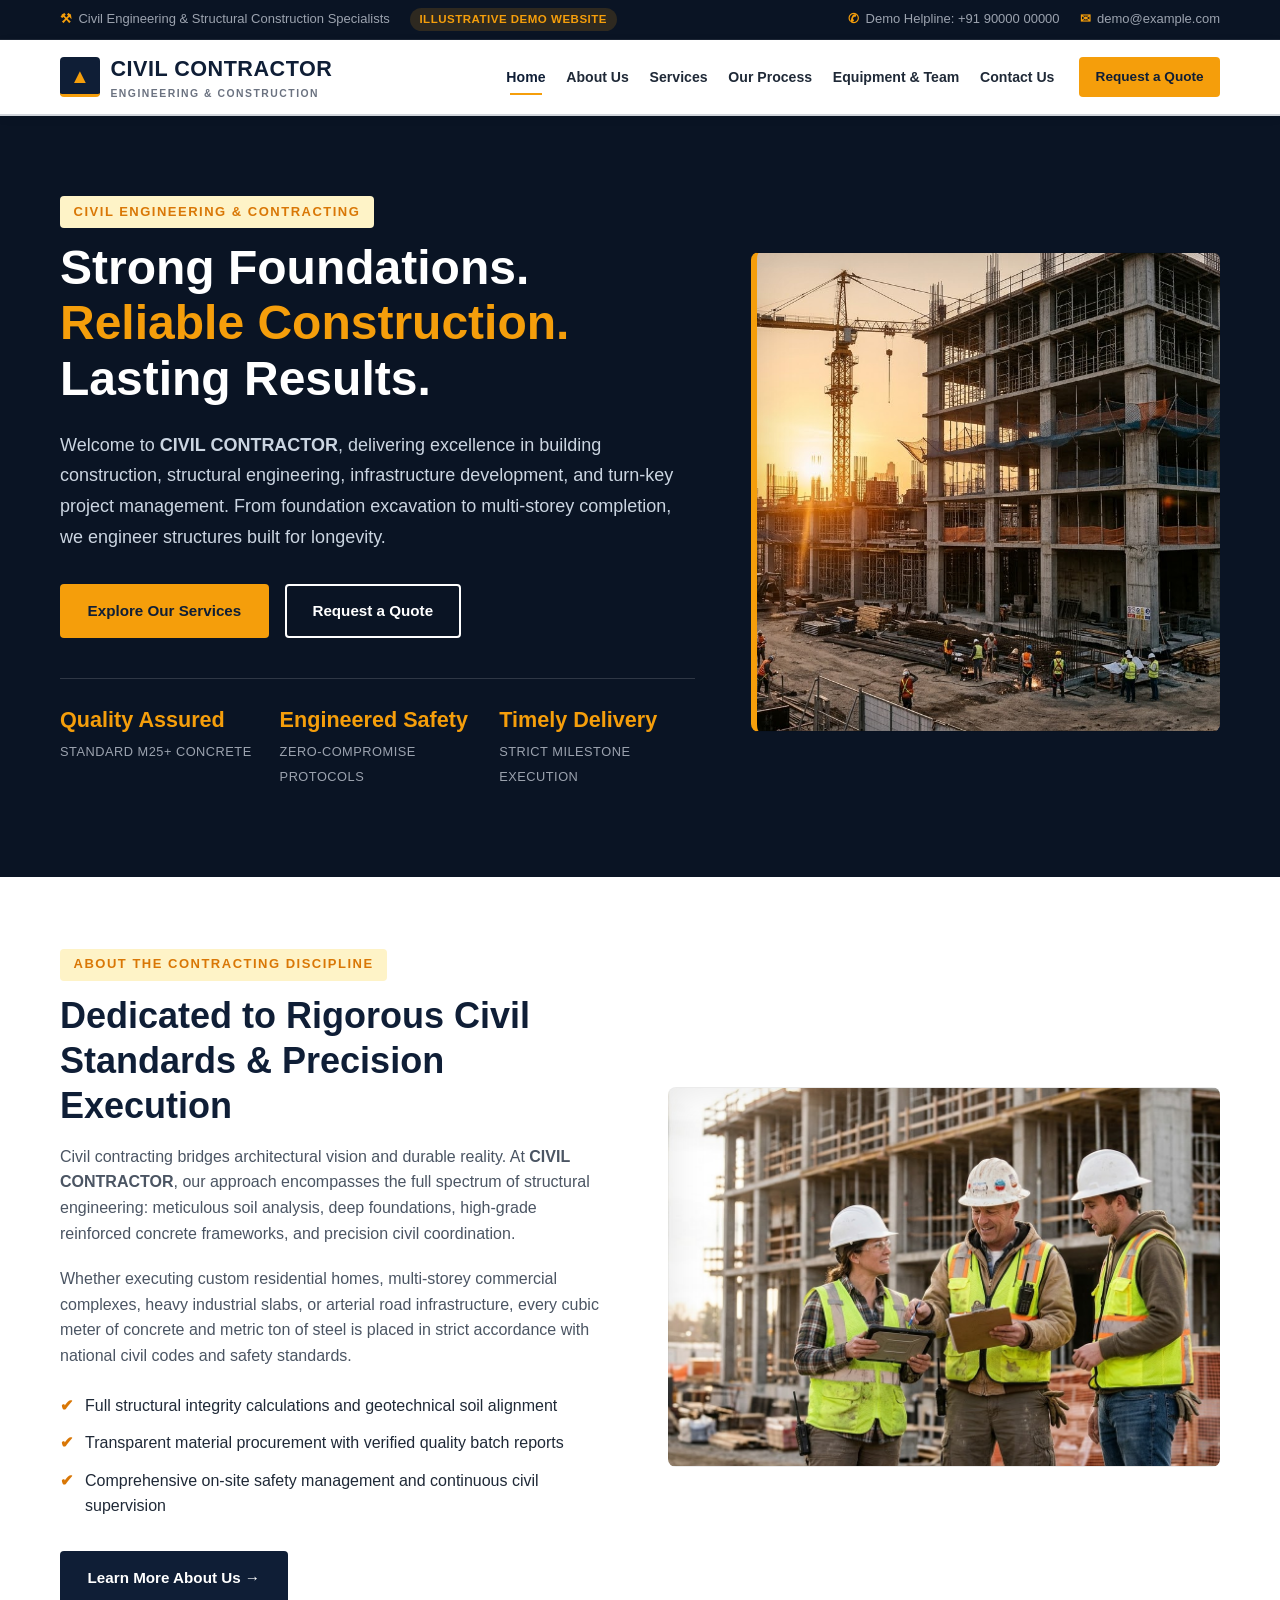
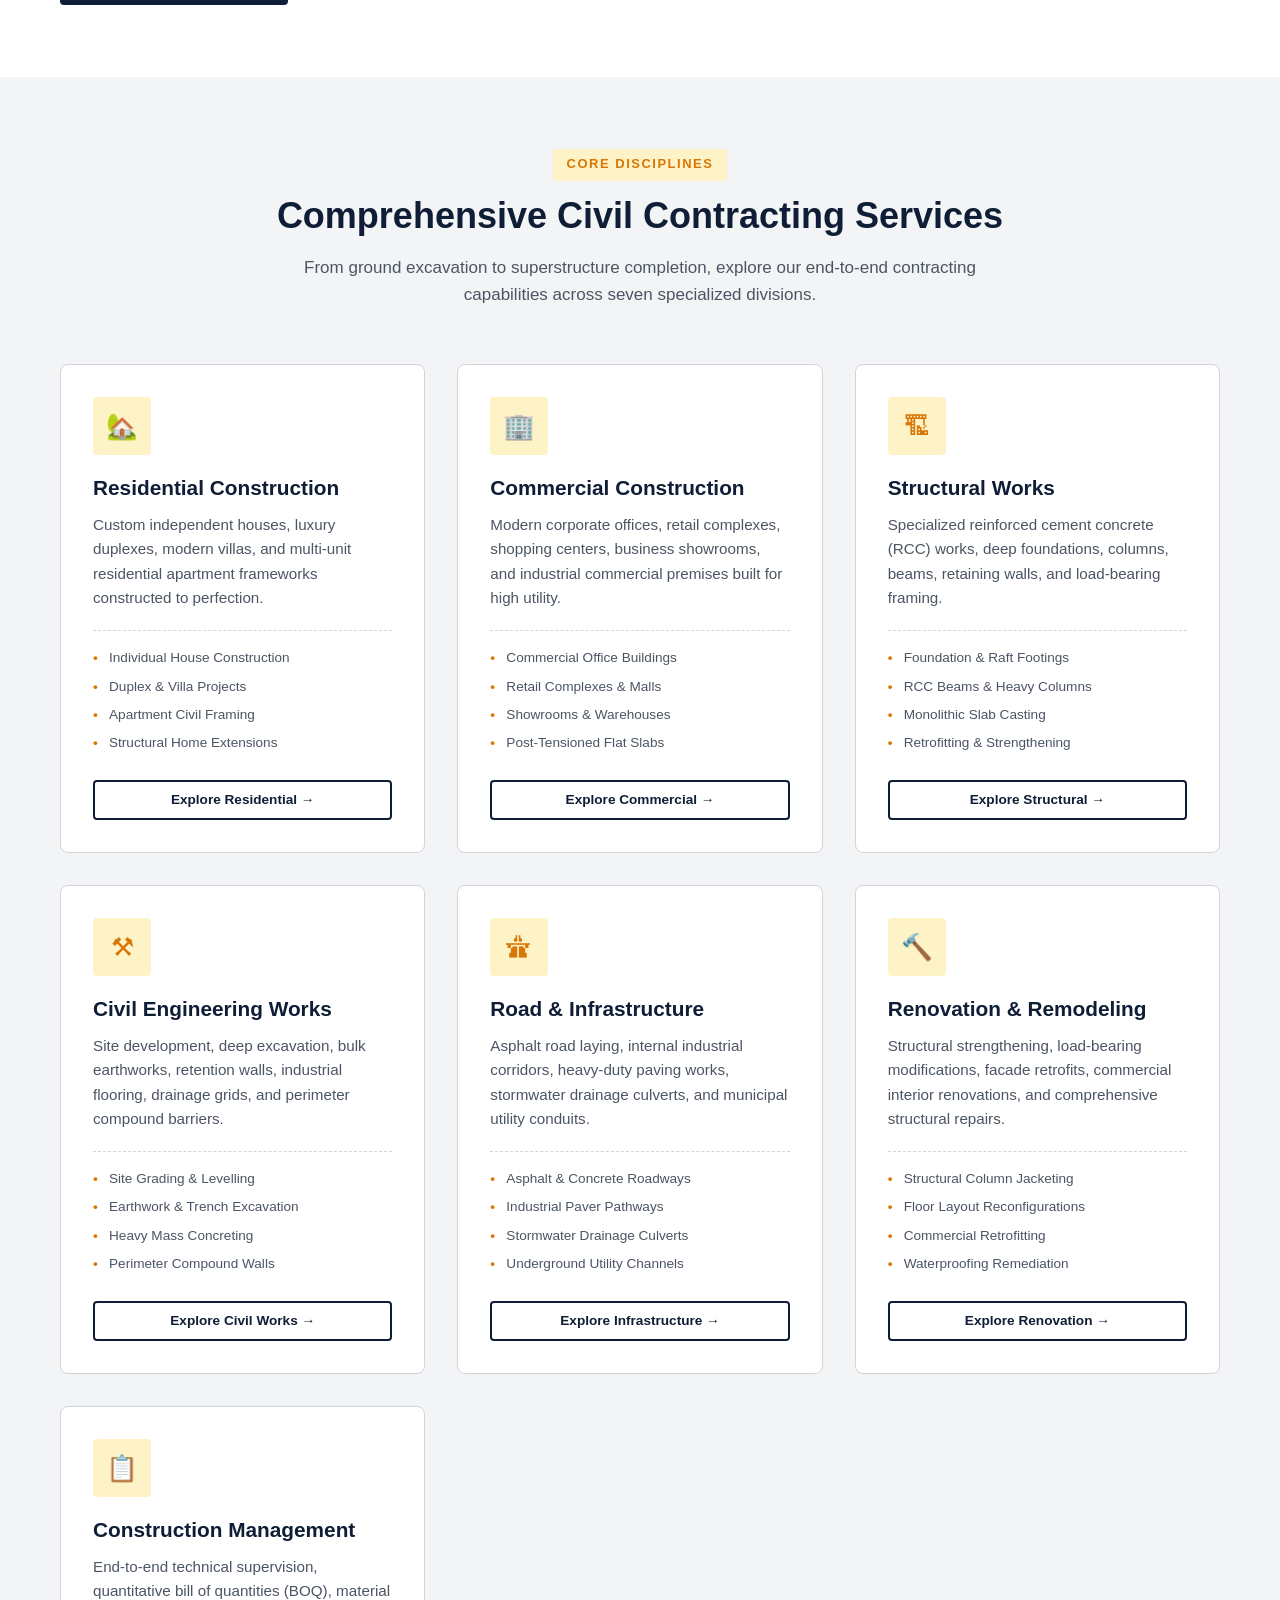
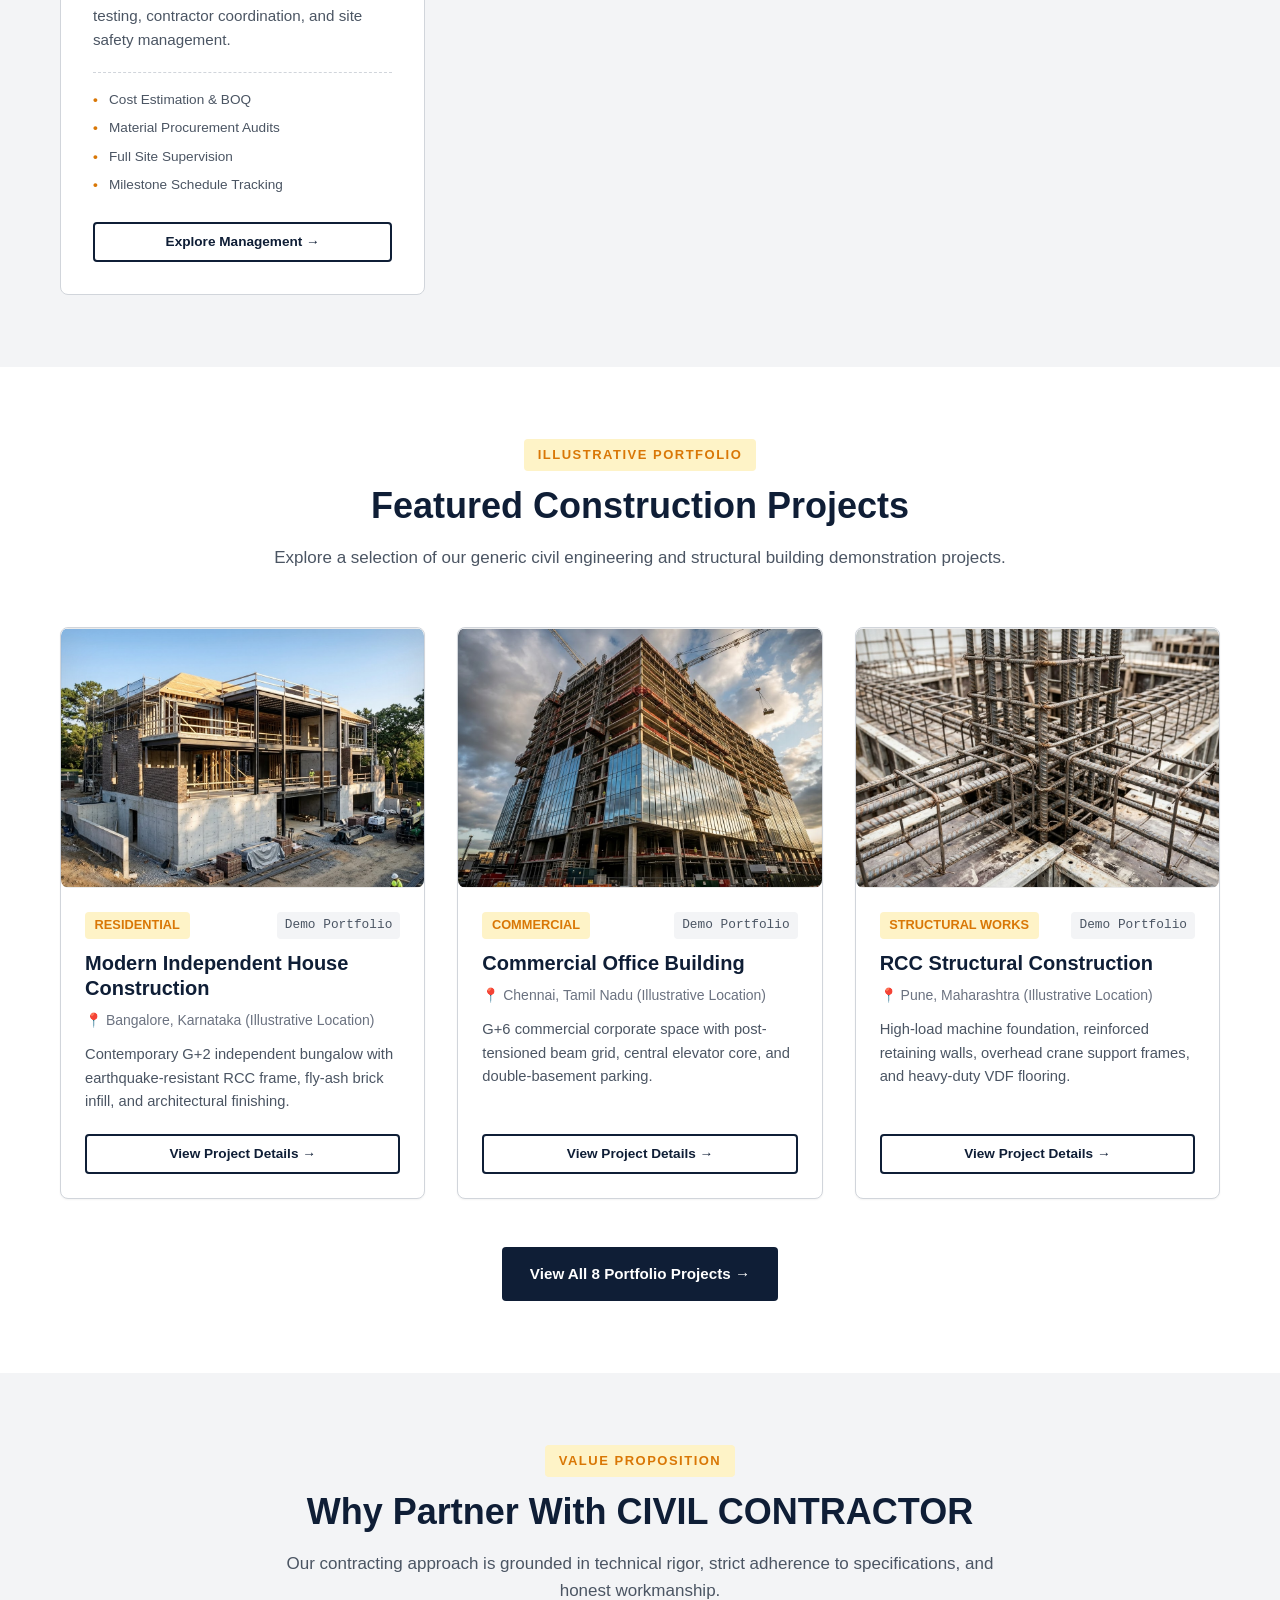
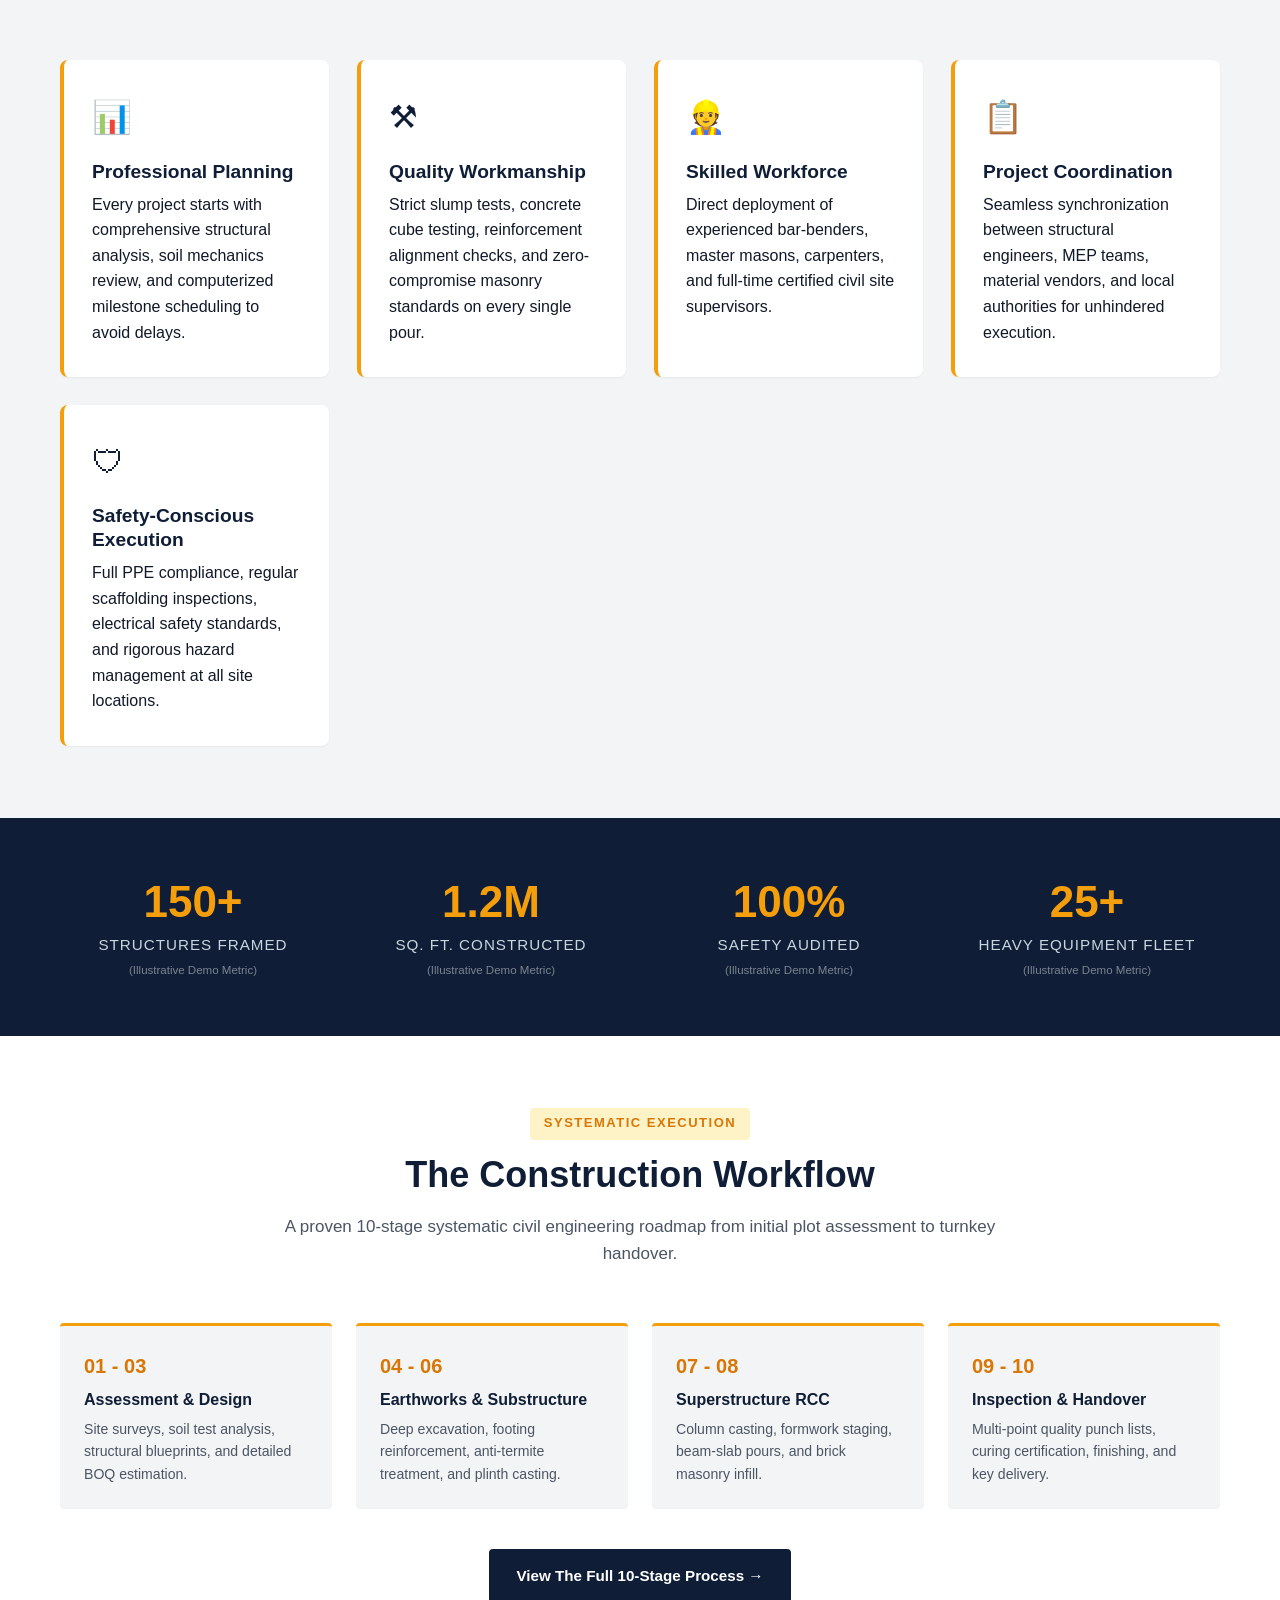
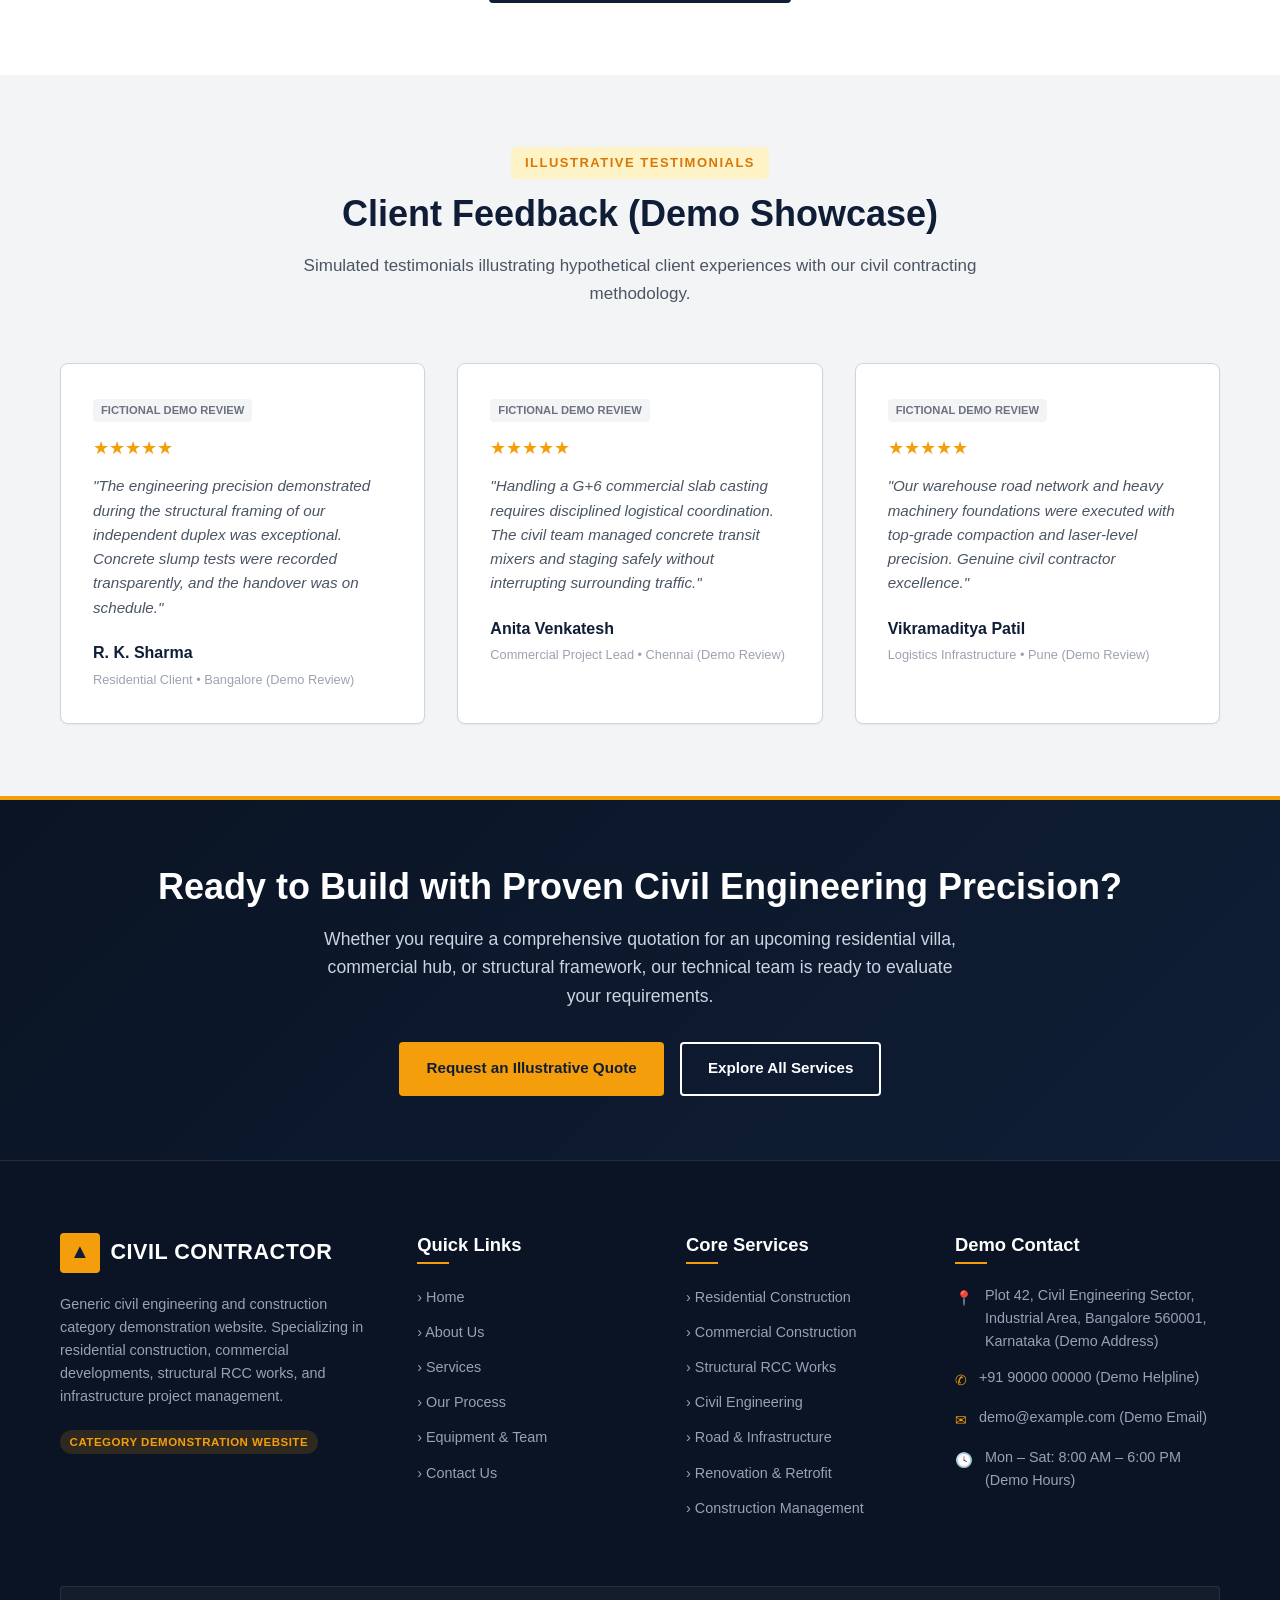
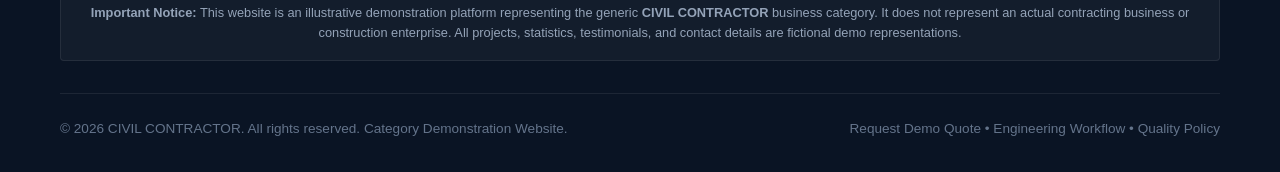
<file: index.html>
<!DOCTYPE html>
<html lang="en">

<head>
  <meta charset="UTF-8">
  <meta name="viewport" content="width=device-width, initial-scale=1.0">
  <title>CIVIL CONTRACTOR | Strong Foundations. Reliable Construction. Lasting Results.</title>
  <meta name="description"
    content="CIVIL CONTRACTOR - Professional civil engineering contracting services including residential construction, commercial buildings, structural RCC works, road infrastructure, and construction management. Generic demo website.">
  <link rel="stylesheet" href="css/style.css">
</head>

<body>

  <!-- Top Announcement Bar -->
  <div class="top-bar">
    <div class="container">
      <div class="top-bar-left">
        <span class="top-bar-item"><strong class="icon">&#9874;</strong> Civil Engineering &amp; Structural Construction
          Specialists</span>
        <span class="demo-badge-pill">Illustrative Demo Website</span>
      </div>
      <div class="top-bar-right">
        <span class="top-bar-item"><strong class="icon">&#9990;</strong> Demo Helpline: +91 90000 00000</span>
        <span class="top-bar-item"><strong class="icon">&#9993;</strong> demo@example.com</span>
      </div>
    </div>
  </div>

  <!-- Main Header & Navigation -->
  <header class="main-header">
    <div class="container header-container">
      <a href="index.html" class="logo-wrapper" title="CIVIL CONTRACTOR Homepage">
        <div class="logo-icon-mark">&#9650;</div>
        <div>
          <span class="logo-text">CIVIL CONTRACTOR</span>
          <span class="logo-tagline">Engineering &amp; Construction</span>
        </div>
      </a>

      <nav class="main-nav" aria-label="Main Navigation">
        <ul class="nav-list">
          <li><a href="index.html" class="nav-link active">Home</a></li>
          <li><a href="about.html" class="nav-link">About Us</a></li>
          <li><a href="services.html" class="nav-link">Services</a></li>

          <li><a href="process.html" class="nav-link">Our Process</a></li>
          <li><a href="equipment.html" class="nav-link">Equipment &amp; Team</a></li>
          <li><a href="contact.html" class="nav-link">Contact Us</a></li>
        </ul>
        <div class="header-cta-btn">
          <a href="contact.html#quote-section" class="btn btn-primary btn-sm">Request a Quote</a>
        </div>
      </nav>

      <button class="mobile-menu-toggle" aria-label="Toggle navigation menu" aria-expanded="false">
        <span></span>
        <span></span>
        <span></span>
      </button>
    </div>
  </header>

  <!-- Hero Section -->
  <section class="hero-section">
    <div class="container">
      <div class="hero-grid">
        <div class="hero-content">
          <span class="section-tag">Civil Engineering &amp; Contracting</span>
          <h1>Strong Foundations.<br><span class="accent-text">Reliable Construction.</span> Lasting Results.</h1>
          <p class="hero-lead">
            Welcome to <strong>CIVIL CONTRACTOR</strong>, delivering excellence in building construction, structural
            engineering, infrastructure development, and turn-key project management. From foundation excavation to
            multi-storey completion, we engineer structures built for longevity.
          </p>
          <div class="hero-actions">
            <a href="services.html" class="btn btn-primary">Explore Our Services</a>
            <a href="contact.html#quote-section" class="btn btn-secondary">Request a Quote</a>
          </div>
          <div class="hero-highlights">
            <div class="hero-highlight-item">
              <strong>Quality Assured</strong>
              <span>Standard M25+ Concrete</span>
            </div>
            <div class="hero-highlight-item">
              <strong>Engineered Safety</strong>
              <span>Zero-Compromise Protocols</span>
            </div>
            <div class="hero-highlight-item">
              <strong>Timely Delivery</strong>
              <span>Strict Milestone Execution</span>
            </div>
          </div>
        </div>

        <div class="hero-visual">
          <!-- Planned Image 1 of 10: civil-contractor-hero.jpg -->
          <div class="img-placeholder-slot placeholder-civil-contractor-hero">
            <span class="placeholder-badge">&#127959; Image Slot 1 / 10</span>
            <div class="placeholder-title">Civil Construction Site &amp; Superstructure</div>
            <p style="color: #cbd5e1; font-size: 0.85rem; max-width: 320px;">
              Active structural development showing reinforced concrete columns, tower crane framework, and engineering
              supervision.
            </p>
            <span class="placeholder-spec">civil-contractor-hero.jpg</span>
          </div>
        </div>
      </div>
    </div>
  </section>

  <!-- Company Introduction Section -->
  <section class="section-padding bg-white">
    <div class="container">
      <div class="intro-grid">
        <div class="intro-text">
          <span class="section-tag">About The Contracting Discipline</span>
          <h2 class="section-title">Dedicated to Rigorous Civil Standards &amp; Precision Execution</h2>
          <p>
            Civil contracting bridges architectural vision and durable reality. At <strong>CIVIL CONTRACTOR</strong>,
            our approach encompasses the full spectrum of structural engineering: meticulous soil analysis, deep
            foundations, high-grade reinforced concrete frameworks, and precision civil coordination.
          </p>
          <p>
            Whether executing custom residential homes, multi-storey commercial complexes, heavy industrial slabs, or
            arterial road infrastructure, every cubic meter of concrete and metric ton of steel is placed in strict
            accordance with national civil codes and safety standards.
          </p>
          <ul class="feature-checklist">
            <li><span class="check-icon">&#10004;</span> Full structural integrity calculations and geotechnical soil
              alignment</li>
            <li><span class="check-icon">&#10004;</span> Transparent material procurement with verified quality batch
              reports</li>
            <li><span class="check-icon">&#10004;</span> Comprehensive on-site safety management and continuous civil
              supervision</li>
          </ul>
          <div style="margin-top: 2rem;">
            <a href="about.html" class="btn btn-navy">Learn More About Us &rarr;</a>
          </div>
        </div>

        <div class="intro-media">
          <!-- Planned Image 6 of 10 (Reused): construction-workers.jpg -->
          <div class="img-placeholder-slot placeholder-construction-workers" style="min-height: 380px;">
            <span class="placeholder-badge">&#128119; Image Slot 6 / 10 (Reused)</span>
            <div class="placeholder-title">Civil Engineers &amp; On-Site Construction Crew</div>
            <p style="color: #cbd5e1; font-size: 0.85rem; max-width: 300px;">
              Technical site team conducting foundation depth checks and steel reinforcement inspection.
            </p>
            <span class="placeholder-spec">construction-workers.jpg</span>
          </div>
        </div>
      </div>
    </div>
  </section>

  <!-- Services Overview Section -->
  <section class="section-padding bg-steel">
    <div class="container">
      <div class="section-header">
        <span class="section-tag">Core Disciplines</span>
        <h2 class="section-title">Comprehensive Civil Contracting Services</h2>
        <p class="section-subtitle">From ground excavation to superstructure completion, explore our end-to-end
          contracting capabilities across seven specialized divisions.</p>
      </div>

      <div class="services-grid">
        <!-- Service 1 -->
        <div class="service-card">
          <div class="service-icon-wrapper">&#127969;</div>
          <h3>Residential Construction</h3>
          <p>Custom independent houses, luxury duplexes, modern villas, and multi-unit residential apartment frameworks
            constructed to perfection.</p>
          <ul class="service-features-list">
            <li>Individual House Construction</li>
            <li>Duplex &amp; Villa Projects</li>
            <li>Apartment Civil Framing</li>
            <li>Structural Home Extensions</li>
          </ul>
          <a href="services.html#residential" class="btn btn-outline-navy btn-sm">Explore Residential &rarr;</a>
        </div>

        <!-- Service 2 -->
        <div class="service-card">
          <div class="service-icon-wrapper">&#127970;</div>
          <h3>Commercial Construction</h3>
          <p>Modern corporate offices, retail complexes, shopping centers, business showrooms, and industrial commercial
            premises built for high utility.</p>
          <ul class="service-features-list">
            <li>Commercial Office Buildings</li>
            <li>Retail Complexes &amp; Malls</li>
            <li>Showrooms &amp; Warehouses</li>
            <li>Post-Tensioned Flat Slabs</li>
          </ul>
          <a href="services.html#commercial" class="btn btn-outline-navy btn-sm">Explore Commercial &rarr;</a>
        </div>

        <!-- Service 3 -->
        <div class="service-card">
          <div class="service-icon-wrapper">&#127959;</div>
          <h3>Structural Works</h3>
          <p>Specialized reinforced cement concrete (RCC) works, deep foundations, columns, beams, retaining walls, and
            load-bearing framing.</p>
          <ul class="service-features-list">
            <li>Foundation &amp; Raft Footings</li>
            <li>RCC Beams &amp; Heavy Columns</li>
            <li>Monolithic Slab Casting</li>
            <li>Retrofitting &amp; Strengthening</li>
          </ul>
          <a href="services.html#structural" class="btn btn-outline-navy btn-sm">Explore Structural &rarr;</a>
        </div>

        <!-- Service 4 -->
        <div class="service-card">
          <div class="service-icon-wrapper">&#9874;</div>
          <h3>Civil Engineering Works</h3>
          <p>Site development, deep excavation, bulk earthworks, retention walls, industrial flooring, drainage grids,
            and perimeter compound barriers.</p>
          <ul class="service-features-list">
            <li>Site Grading &amp; Levelling</li>
            <li>Earthwork &amp; Trench Excavation</li>
            <li>Heavy Mass Concreting</li>
            <li>Perimeter Compound Walls</li>
          </ul>
          <a href="services.html#civil" class="btn btn-outline-navy btn-sm">Explore Civil Works &rarr;</a>
        </div>

        <!-- Service 5 -->
        <div class="service-card">
          <div class="service-icon-wrapper">&#128739;</div>
          <h3>Road &amp; Infrastructure</h3>
          <p>Asphalt road laying, internal industrial corridors, heavy-duty paving works, stormwater drainage culverts,
            and municipal utility conduits.</p>
          <ul class="service-features-list">
            <li>Asphalt &amp; Concrete Roadways</li>
            <li>Industrial Paver Pathways</li>
            <li>Stormwater Drainage Culverts</li>
            <li>Underground Utility Channels</li>
          </ul>
          <a href="services.html#road" class="btn btn-outline-navy btn-sm">Explore Infrastructure &rarr;</a>
        </div>

        <!-- Service 6 -->
        <div class="service-card">
          <div class="service-icon-wrapper">&#128296;</div>
          <h3>Renovation &amp; Remodeling</h3>
          <p>Structural strengthening, load-bearing modifications, facade retrofits, commercial interior renovations,
            and comprehensive structural repairs.</p>
          <ul class="service-features-list">
            <li>Structural Column Jacketing</li>
            <li>Floor Layout Reconfigurations</li>
            <li>Commercial Retrofitting</li>
            <li>Waterproofing Remediation</li>
          </ul>
          <a href="services.html#renovation" class="btn btn-outline-navy btn-sm">Explore Renovation &rarr;</a>
        </div>

        <!-- Service 7 -->
        <div class="service-card">
          <div class="service-icon-wrapper">&#128203;</div>
          <h3>Construction Management</h3>
          <p>End-to-end technical supervision, quantitative bill of quantities (BOQ), material testing, contractor
            coordination, and site safety management.</p>
          <ul class="service-features-list">
            <li>Cost Estimation &amp; BOQ</li>
            <li>Material Procurement Audits</li>
            <li>Full Site Supervision</li>
            <li>Milestone Schedule Tracking</li>
          </ul>
          <a href="services.html#management" class="btn btn-outline-navy btn-sm">Explore Management &rarr;</a>
        </div>
      </div>
    </div>
  </section>

  <!-- Featured Projects Section -->
  <section class="section-padding bg-white">
    <div class="container">
      <div class="section-header">
        <span class="section-tag">Illustrative Portfolio</span>
        <h2 class="section-title">Featured Construction Projects</h2>
        <p class="section-subtitle">Explore a selection of our generic civil engineering and structural building
          demonstration projects.</p>
      </div>

      <div class="projects-grid">
        <!-- Project 1 -->
        <div class="project-card">
          <!-- Planned Image 2 of 10: residential-construction.jpg -->
          <div class="img-placeholder-slot placeholder-residential-construction">
            <span class="placeholder-badge">&#127968; Image Slot 2 / 10</span>
            <div class="placeholder-title">Residential Construction Project</div>
            <span class="placeholder-spec">residential-construction.jpg</span>
          </div>
          <div class="project-content">
            <div class="project-meta-row">
              <span class="project-category-badge">Residential</span>
              <span class="project-status-badge">Demo Portfolio</span>
            </div>
            <h3 class="project-title">Modern Independent House Construction</h3>
            <div class="project-location">&#128205; Bangalore, Karnataka (Illustrative Location)</div>
            <p class="project-desc">Contemporary G+2 independent bungalow with earthquake-resistant RCC frame, fly-ash
              brick infill, and architectural finishing.</p>
            <a href="project-details.html?id=independent-house" class="btn btn-outline-navy btn-sm">View Project Details
              &rarr;</a>
          </div>
        </div>

        <!-- Project 2 -->
        <div class="project-card">
          <!-- Planned Image 3 of 10: commercial-construction.jpg -->
          <div class="img-placeholder-slot placeholder-commercial-construction">
            <span class="placeholder-badge">&#127970; Image Slot 3 / 10</span>
            <div class="placeholder-title">Commercial Building Construction</div>
            <span class="placeholder-spec">commercial-construction.jpg</span>
          </div>
          <div class="project-content">
            <div class="project-meta-row">
              <span class="project-category-badge">Commercial</span>
              <span class="project-status-badge">Demo Portfolio</span>
            </div>
            <h3 class="project-title">Commercial Office Building</h3>
            <div class="project-location">&#128205; Chennai, Tamil Nadu (Illustrative Location)</div>
            <p class="project-desc">G+6 commercial corporate space with post-tensioned beam grid, central elevator core,
              and double-basement parking.</p>
            <a href="project-details.html?id=commercial-office" class="btn btn-outline-navy btn-sm">View Project Details
              &rarr;</a>
          </div>
        </div>

        <!-- Project 3 -->
        <div class="project-card">
          <!-- Planned Image 4 of 10: structural-work.jpg -->
          <div class="img-placeholder-slot placeholder-structural-work">
            <span class="placeholder-badge">&#9874; Image Slot 4 / 10</span>
            <div class="placeholder-title">Heavy RCC Structural Works</div>
            <span class="placeholder-spec">structural-work.jpg</span>
          </div>
          <div class="project-content">
            <div class="project-meta-row">
              <span class="project-category-badge">Structural Works</span>
              <span class="project-status-badge">Demo Portfolio</span>
            </div>
            <h3 class="project-title">RCC Structural Construction</h3>
            <div class="project-location">&#128205; Pune, Maharashtra (Illustrative Location)</div>
            <p class="project-desc">High-load machine foundation, reinforced retaining walls, overhead crane support
              frames, and heavy-duty VDF flooring.</p>
            <a href="project-details.html?id=rcc-structural" class="btn btn-outline-navy btn-sm">View Project Details
              &rarr;</a>
          </div>
        </div>
      </div>

      <div style="text-align: center; margin-top: 3rem;">
        <a href="projects.html" class="btn btn-navy">View All 8 Portfolio Projects &rarr;</a>
      </div>
    </div>
  </section>

  <!-- Why Choose Us Section -->
  <section class="section-padding bg-steel">
    <div class="container">
      <div class="section-header">
        <span class="section-tag">Value Proposition</span>
        <h2 class="section-title">Why Partner With CIVIL CONTRACTOR</h2>
        <p class="section-subtitle">Our contracting approach is grounded in technical rigor, strict adherence to
          specifications, and honest workmanship.</p>
      </div>

      <div class="why-choose-grid">
        <div class="why-choose-card">
          <div class="why-icon">&#128202;</div>
          <h3>Professional Planning</h3>
          <p>Every project starts with comprehensive structural analysis, soil mechanics review, and computerized
            milestone scheduling to avoid delays.</p>
        </div>

        <div class="why-choose-card">
          <div class="why-icon">&#9874;</div>
          <h3>Quality Workmanship</h3>
          <p>Strict slump tests, concrete cube testing, reinforcement alignment checks, and zero-compromise masonry
            standards on every single pour.</p>
        </div>

        <div class="why-choose-card">
          <div class="why-icon">&#128119;</div>
          <h3>Skilled Workforce</h3>
          <p>Direct deployment of experienced bar-benders, master masons, carpenters, and full-time certified civil site
            supervisors.</p>
        </div>

        <div class="why-choose-card">
          <div class="why-icon">&#128203;</div>
          <h3>Project Coordination</h3>
          <p>Seamless synchronization between structural engineers, MEP teams, material vendors, and local authorities
            for unhindered execution.</p>
        </div>

        <div class="why-choose-card">
          <div class="why-icon">&#128737;</div>
          <h3>Safety-Conscious Execution</h3>
          <p>Full PPE compliance, regular scaffolding inspections, electrical safety standards, and rigorous hazard
            management at all site locations.</p>
        </div>
      </div>
    </div>
  </section>

  <!-- Illustrative Company Statistics -->
  <section class="stats-bar">
    <div class="container">
      <div class="stats-grid">
        <div class="stat-item">
          <h3>150+</h3>
          <p>Structures Framed</p>
          <span class="demo-subtext">(Illustrative Demo Metric)</span>
        </div>
        <div class="stat-item">
          <h3>1.2M</h3>
          <p>Sq. Ft. Constructed</p>
          <span class="demo-subtext">(Illustrative Demo Metric)</span>
        </div>
        <div class="stat-item">
          <h3>100%</h3>
          <p>Safety Audited</p>
          <span class="demo-subtext">(Illustrative Demo Metric)</span>
        </div>
        <div class="stat-item">
          <h3>25+</h3>
          <p>Heavy Equipment Fleet</p>
          <span class="demo-subtext">(Illustrative Demo Metric)</span>
        </div>
      </div>
    </div>
  </section>

  <!-- Construction Process Section (Overview) -->
  <section class="section-padding bg-white">
    <div class="container">
      <div class="section-header">
        <span class="section-tag">Systematic Execution</span>
        <h2 class="section-title">The Construction Workflow</h2>
        <p class="section-subtitle">A proven 10-stage systematic civil engineering roadmap from initial plot assessment
          to turnkey handover.</p>
      </div>

      <div
        style="display: grid; grid-template-columns: repeat(auto-fit, minmax(220px, 1fr)); gap: 1.5rem; margin-bottom: 2.5rem;">
        <div
          style="background: var(--steel-grey); padding: 1.5rem; border-radius: var(--radius-sm); border-top: 3px solid var(--accent-yellow);">
          <div style="font-weight: 800; color: var(--accent-yellow-hover); font-size: 1.25rem;">01 - 03</div>
          <h4 style="margin: 0.5rem 0;">Assessment &amp; Design</h4>
          <p style="font-size: 0.88rem; color: var(--text-muted);">Site surveys, soil test analysis, structural
            blueprints, and detailed BOQ estimation.</p>
        </div>
        <div
          style="background: var(--steel-grey); padding: 1.5rem; border-radius: var(--radius-sm); border-top: 3px solid var(--accent-yellow);">
          <div style="font-weight: 800; color: var(--accent-yellow-hover); font-size: 1.25rem;">04 - 06</div>
          <h4 style="margin: 0.5rem 0;">Earthworks &amp; Substructure</h4>
          <p style="font-size: 0.88rem; color: var(--text-muted);">Deep excavation, footing reinforcement, anti-termite
            treatment, and plinth casting.</p>
        </div>
        <div
          style="background: var(--steel-grey); padding: 1.5rem; border-radius: var(--radius-sm); border-top: 3px solid var(--accent-yellow);">
          <div style="font-weight: 800; color: var(--accent-yellow-hover); font-size: 1.25rem;">07 - 08</div>
          <h4 style="margin: 0.5rem 0;">Superstructure RCC</h4>
          <p style="font-size: 0.88rem; color: var(--text-muted);">Column casting, formwork staging, beam-slab pours,
            and brick masonry infill.</p>
        </div>
        <div
          style="background: var(--steel-grey); padding: 1.5rem; border-radius: var(--radius-sm); border-top: 3px solid var(--accent-yellow);">
          <div style="font-weight: 800; color: var(--accent-yellow-hover); font-size: 1.25rem;">09 - 10</div>
          <h4 style="margin: 0.5rem 0;">Inspection &amp; Handover</h4>
          <p style="font-size: 0.88rem; color: var(--text-muted);">Multi-point quality punch lists, curing
            certification, finishing, and key delivery.</p>
        </div>
      </div>

      <div style="text-align: center;">
        <a href="process.html" class="btn btn-navy">View The Full 10-Stage Process &rarr;</a>
      </div>
    </div>
  </section>

  <!-- Customer Feedback Section (Fictional Demo Reviews) -->
  <section class="section-padding bg-steel">
    <div class="container">
      <div class="section-header">
        <span class="section-tag">Illustrative Testimonials</span>
        <h2 class="section-title">Client Feedback (Demo Showcase)</h2>
        <p class="section-subtitle">Simulated testimonials illustrating hypothetical client experiences with our civil
          contracting methodology.</p>
      </div>

      <div class="testimonials-grid">
        <div class="testimonial-card">
          <span class="demo-feedback-tag">Fictional Demo Review</span>
          <div class="testimonial-rating">&#9733;&#9733;&#9733;&#9733;&#9733;</div>
          <p class="testimonial-quote">
            "The engineering precision demonstrated during the structural framing of our independent duplex was
            exceptional. Concrete slump tests were recorded transparently, and the handover was on schedule."
          </p>
          <div class="testimonial-author">
            <strong>R. K. Sharma</strong>
            <span>Residential Client &bull; Bangalore (Demo Review)</span>
          </div>
        </div>

        <div class="testimonial-card">
          <span class="demo-feedback-tag">Fictional Demo Review</span>
          <div class="testimonial-rating">&#9733;&#9733;&#9733;&#9733;&#9733;</div>
          <p class="testimonial-quote">
            "Handling a G+6 commercial slab casting requires disciplined logistical coordination. The civil team managed
            concrete transit mixers and staging safely without interrupting surrounding traffic."
          </p>
          <div class="testimonial-author">
            <strong>Anita Venkatesh</strong>
            <span>Commercial Project Lead &bull; Chennai (Demo Review)</span>
          </div>
        </div>

        <div class="testimonial-card">
          <span class="demo-feedback-tag">Fictional Demo Review</span>
          <div class="testimonial-rating">&#9733;&#9733;&#9733;&#9733;&#9733;</div>
          <p class="testimonial-quote">
            "Our warehouse road network and heavy machinery foundations were executed with top-grade compaction and
            laser-level precision. Genuine civil contractor excellence."
          </p>
          <div class="testimonial-author">
            <strong>Vikramaditya Patil</strong>
            <span>Logistics Infrastructure &bull; Pune (Demo Review)</span>
          </div>
        </div>
      </div>
    </div>
  </section>

  <!-- Call to Action Banner -->
  <section class="cta-banner">
    <div class="container">
      <h2>Ready to Build with Proven Civil Engineering Precision?</h2>
      <p>Whether you require a comprehensive quotation for an upcoming residential villa, commercial hub, or structural
        framework, our technical team is ready to evaluate your requirements.</p>
      <div class="cta-buttons">
        <a href="contact.html#quote-section" class="btn btn-primary">Request an Illustrative Quote</a>
        <a href="services.html" class="btn btn-secondary">Explore All Services</a>
      </div>
    </div>
  </section>

  <!-- Global Footer -->
  <footer class="main-footer">
    <div class="container">
      <div class="footer-grid">
        <div class="footer-col footer-about">
          <div class="logo-wrapper" style="margin-bottom: 1.25rem;">
            <div class="logo-icon-mark" style="background-color: var(--accent-yellow); color: var(--primary-navy);">
              &#9650;</div>
            <span class="logo-text" style="color: var(--pure-white);">CIVIL CONTRACTOR</span>
          </div>
          <p>
            Generic civil engineering and construction category demonstration website. Specializing in residential
            construction, commercial developments, structural RCC works, and infrastructure project management.
          </p>
          <div class="demo-badge-pill" style="display: inline-block;">Category Demonstration Website</div>
        </div>

        <div class="footer-col">
          <h4>Quick Links</h4>
          <ul class="footer-links">
            <li><a href="index.html">&rsaquo; Home</a></li>
            <li><a href="about.html">&rsaquo; About Us</a></li>
            <li><a href="services.html">&rsaquo; Services</a></li>

            <li><a href="process.html">&rsaquo; Our Process</a></li>
            <li><a href="equipment.html">&rsaquo; Equipment &amp; Team</a></li>
            <li><a href="contact.html">&rsaquo; Contact Us</a></li>
          </ul>
        </div>

        <div class="footer-col">
          <h4>Core Services</h4>
          <ul class="footer-links">
            <li><a href="services.html#residential">&rsaquo; Residential Construction</a></li>
            <li><a href="services.html#commercial">&rsaquo; Commercial Construction</a></li>
            <li><a href="services.html#structural">&rsaquo; Structural RCC Works</a></li>
            <li><a href="services.html#civil">&rsaquo; Civil Engineering</a></li>
            <li><a href="services.html#road">&rsaquo; Road &amp; Infrastructure</a></li>
            <li><a href="services.html#renovation">&rsaquo; Renovation &amp; Retrofit</a></li>
            <li><a href="services.html#management">&rsaquo; Construction Management</a></li>
          </ul>
        </div>

        <div class="footer-col">
          <h4>Demo Contact</h4>
          <div class="footer-contact-item">
            <span class="icon">&#128205;</span>
            <span>Plot 42, Civil Engineering Sector, Industrial Area, Bangalore 560001, Karnataka (Demo Address)</span>
          </div>
          <div class="footer-contact-item">
            <span class="icon">&#9990;</span>
            <span>+91 90000 00000 (Demo Helpline)</span>
          </div>
          <div class="footer-contact-item">
            <span class="icon">&#9993;</span>
            <span>demo@example.com (Demo Email)</span>
          </div>
          <div class="footer-contact-item">
            <span class="icon">&#128339;</span>
            <span>Mon &ndash; Sat: 8:00 AM &ndash; 6:00 PM (Demo Hours)</span>
          </div>
        </div>
      </div>

      <div class="footer-disclaimer-box">
        <strong>Important Notice:</strong> This website is an illustrative demonstration platform representing the
        generic <strong>CIVIL CONTRACTOR</strong> business category. It does not represent an actual contracting
        business or construction enterprise. All projects, statistics, testimonials, and contact details are fictional
        demo representations.
      </div>

      <div class="footer-bottom">
        <div>&copy; 2026 CIVIL CONTRACTOR. All rights reserved. Category Demonstration Website.</div>
        <div>
          <a href="contact.html#quote-section">Request Demo Quote</a> &bull;
          <a href="process.html">Engineering Workflow</a> &bull;
          <a href="about.html">Quality Policy</a>
        </div>
      </div>
    </div>
  </footer>

  <script src="js/script.js"></script>
</body>

</html>
</file>
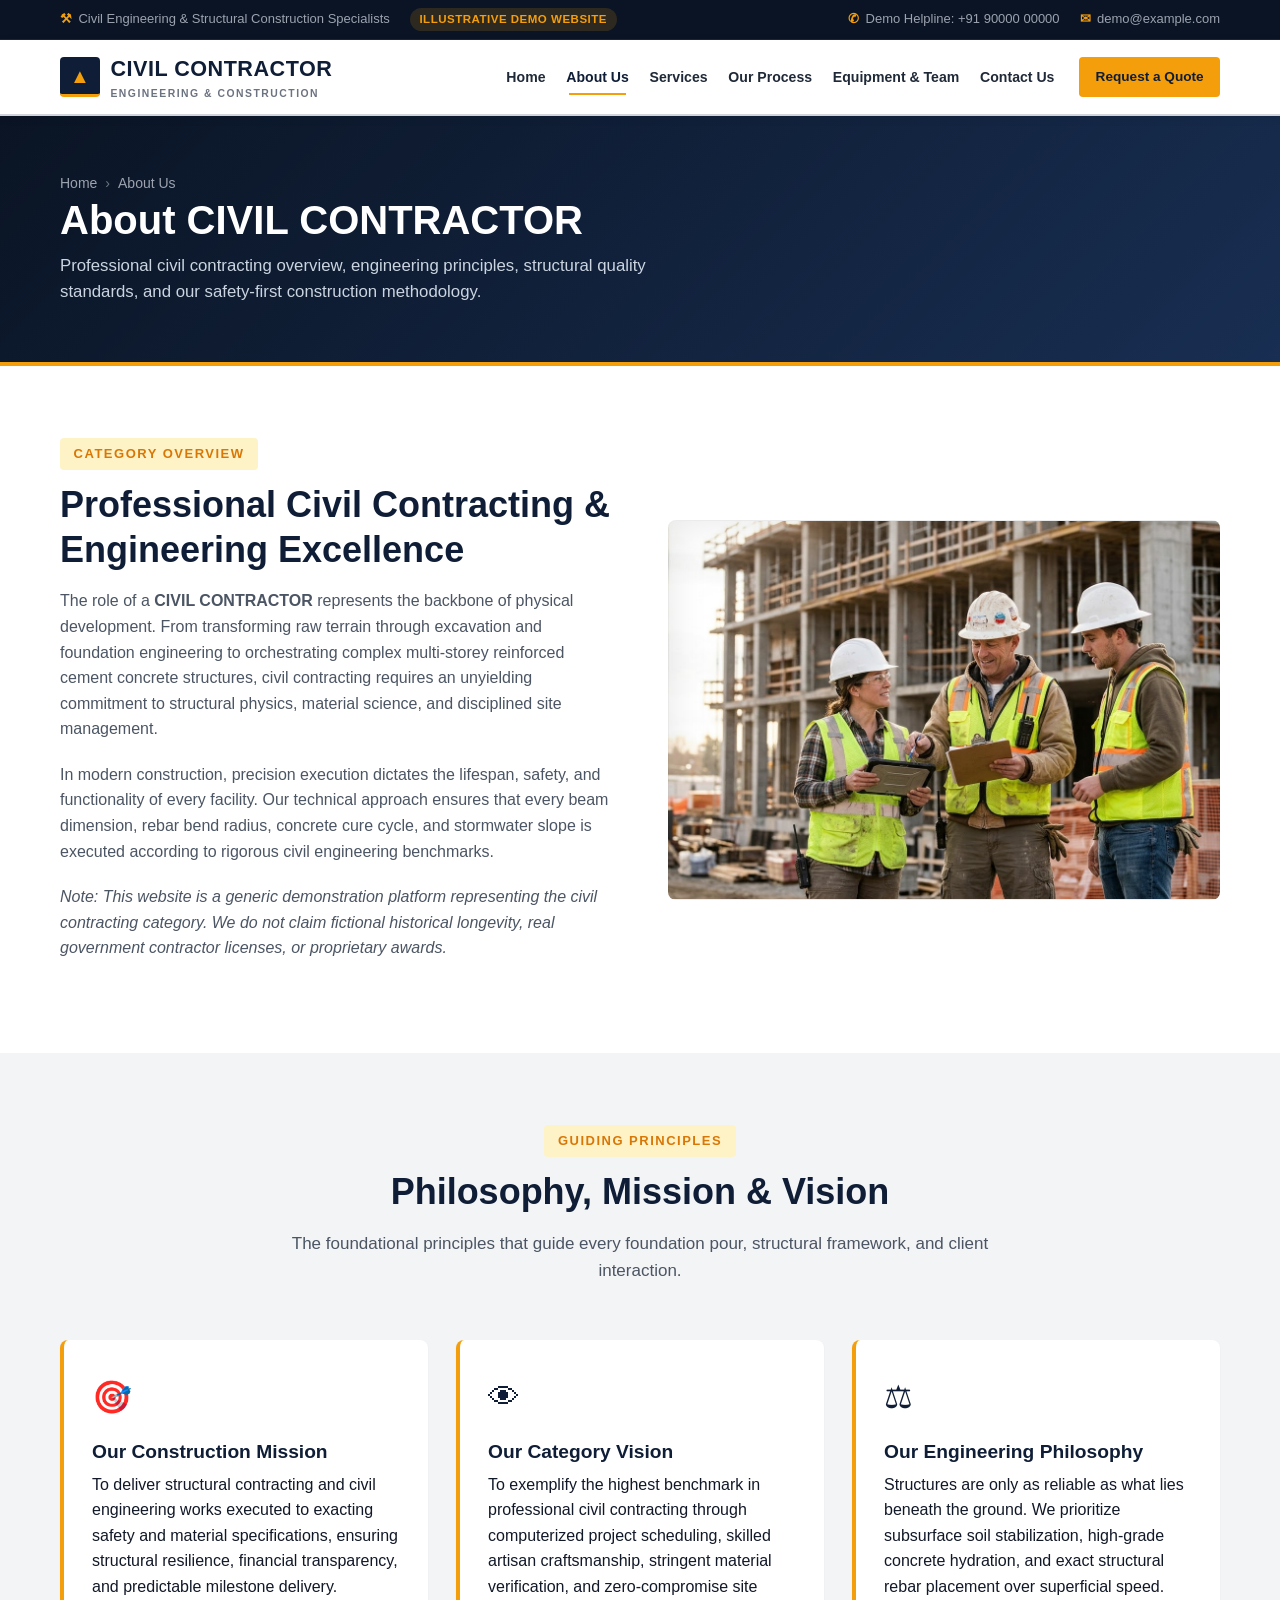
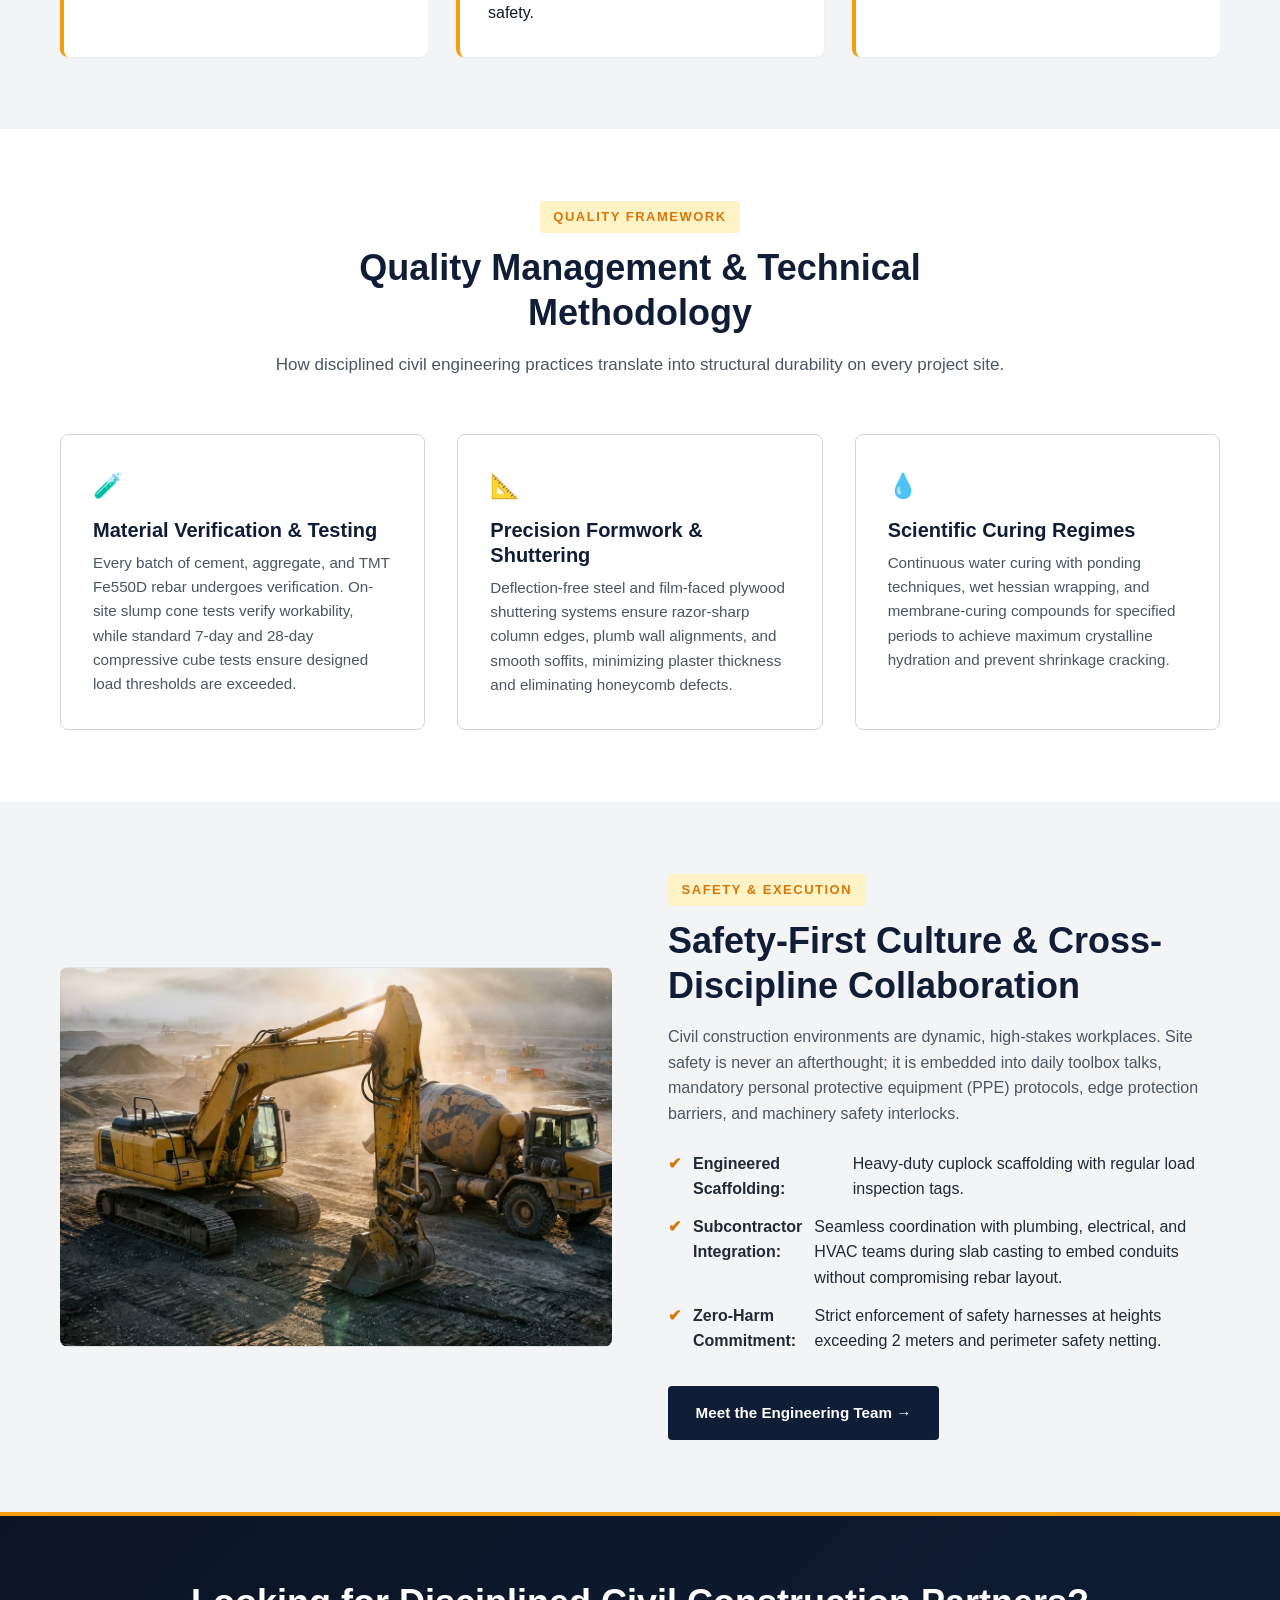
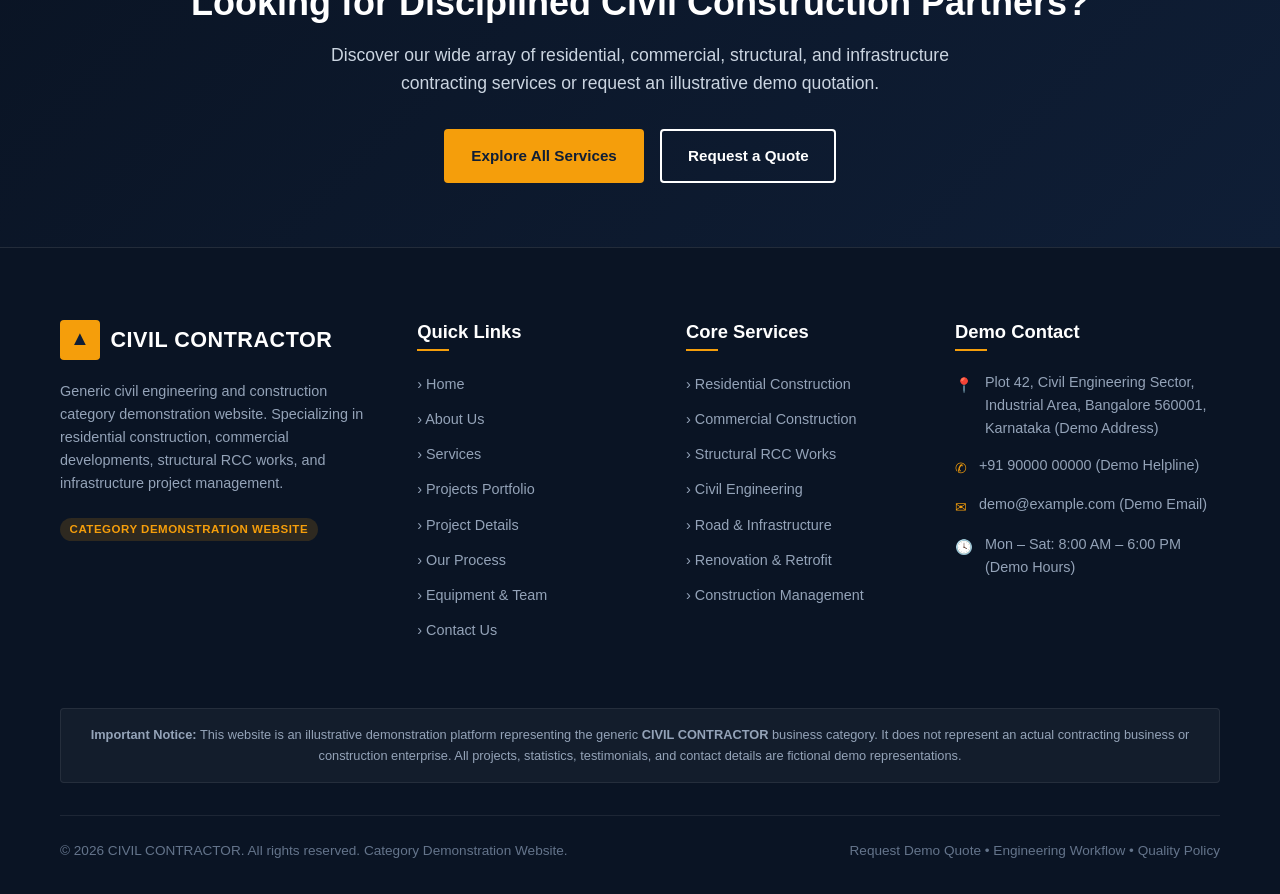
<file: about.html>
<!DOCTYPE html>
<html lang="en">
<head>
  <meta charset="UTF-8">
  <meta name="viewport" content="width=device-width, initial-scale=1.0">
  <title>About Us | CIVIL CONTRACTOR</title>
  <meta name="description" content="Learn about CIVIL CONTRACTOR's civil contracting overview, engineering philosophy, construction safety practices, quality management, and technical approach.">
  <link rel="stylesheet" href="css/style.css">
</head>
<body>

  <!-- Top Announcement Bar -->
  <div class="top-bar">
    <div class="container">
      <div class="top-bar-left">
        <span class="top-bar-item"><strong class="icon">&#9874;</strong> Civil Engineering &amp; Structural Construction Specialists</span>
        <span class="demo-badge-pill">Illustrative Demo Website</span>
      </div>
      <div class="top-bar-right">
        <span class="top-bar-item"><strong class="icon">&#9990;</strong> Demo Helpline: +91 90000 00000</span>
        <span class="top-bar-item"><strong class="icon">&#9993;</strong> demo@example.com</span>
      </div>
    </div>
  </div>

  <!-- Main Header & Navigation -->
  <header class="main-header">
    <div class="container header-container">
      <a href="index.html" class="logo-wrapper" title="CIVIL CONTRACTOR Homepage">
        <div class="logo-icon-mark">&#9650;</div>
        <div>
          <span class="logo-text">CIVIL CONTRACTOR</span>
          <span class="logo-tagline">Engineering &amp; Construction</span>
        </div>
      </a>

      <nav class="main-nav" aria-label="Main Navigation">
        <ul class="nav-list">
          <li><a href="index.html" class="nav-link">Home</a></li>
          <li><a href="about.html" class="nav-link active">About Us</a></li>
          <li><a href="services.html" class="nav-link">Services</a></li>
          <li><a href="process.html" class="nav-link">Our Process</a></li>
          <li><a href="equipment.html" class="nav-link">Equipment &amp; Team</a></li>
          <li><a href="contact.html" class="nav-link">Contact Us</a></li>
        </ul>
        <div class="header-cta-btn">
          <a href="contact.html#quote-section" class="btn btn-primary btn-sm">Request a Quote</a>
        </div>
      </nav>

      <button class="mobile-menu-toggle" aria-label="Toggle navigation menu" aria-expanded="false">
        <span></span>
        <span></span>
        <span></span>
      </button>
    </div>
  </header>

  <!-- Page Banner -->
  <section class="page-banner">
    <div class="container">
      <ul class="breadcrumb-list">
        <li><a href="index.html">Home</a></li>
        <li class="breadcrumb-separator">&rsaquo;</li>
        <li><span>About Us</span></li>
      </ul>
      <h1>About CIVIL CONTRACTOR</h1>
      <p style="color: #cbd5e1; font-size: 1.05rem; max-width: 650px; margin-top: 0.5rem;">
        Professional civil contracting overview, engineering principles, structural quality standards, and our safety-first construction methodology.
      </p>
    </div>
  </section>

  <!-- Introduction & Overview -->
  <section class="section-padding bg-white">
    <div class="container">
      <div class="intro-grid">
        <div class="intro-text">
          <span class="section-tag">Category Overview</span>
          <h2 class="section-title">Professional Civil Contracting &amp; Engineering Excellence</h2>
          <p>
            The role of a <strong>CIVIL CONTRACTOR</strong> represents the backbone of physical development. From transforming raw terrain through excavation and foundation engineering to orchestrating complex multi-storey reinforced cement concrete structures, civil contracting requires an unyielding commitment to structural physics, material science, and disciplined site management.
          </p>
          <p>
            In modern construction, precision execution dictates the lifespan, safety, and functionality of every facility. Our technical approach ensures that every beam dimension, rebar bend radius, concrete cure cycle, and stormwater slope is executed according to rigorous civil engineering benchmarks.
          </p>
          <p>
            <em>Note: This website is a generic demonstration platform representing the civil contracting category. We do not claim fictional historical longevity, real government contractor licenses, or proprietary awards.</em>
          </p>
        </div>

        <div class="intro-media">
          <!-- Planned Image 6 of 10 (Reused): construction-workers.jpg -->
          <div class="img-placeholder-slot placeholder-construction-workers" style="min-height: 380px;">
            <span class="placeholder-badge">&#128119; Image Slot 6 / 10 (Reused)</span>
            <div class="placeholder-title">Civil Engineers &amp; Construction Workers</div>
            <p style="color: #cbd5e1; font-size: 0.85rem; max-width: 300px;">
              Civil engineering professionals and construction workforce collaborating on site technical benchmarks.
            </p>
            <span class="placeholder-spec">construction-workers.jpg</span>
          </div>
        </div>
      </div>
    </div>
  </section>

  <!-- Mission, Vision & Construction Philosophy -->
  <section class="section-padding bg-steel">
    <div class="container">
      <div class="section-header">
        <span class="section-tag">Guiding Principles</span>
        <h2 class="section-title">Philosophy, Mission &amp; Vision</h2>
        <p class="section-subtitle">The foundational principles that guide every foundation pour, structural framework, and client interaction.</p>
      </div>

      <div class="why-choose-grid">
        <div class="why-choose-card">
          <div class="why-icon">&#127919;</div>
          <h3>Our Construction Mission</h3>
          <p>To deliver structural contracting and civil engineering works executed to exacting safety and material specifications, ensuring structural resilience, financial transparency, and predictable milestone delivery.</p>
        </div>

        <div class="why-choose-card">
          <div class="why-icon">&#128065;</div>
          <h3>Our Category Vision</h3>
          <p>To exemplify the highest benchmark in professional civil contracting through computerized project scheduling, skilled artisan craftsmanship, stringent material verification, and zero-compromise site safety.</p>
        </div>

        <div class="why-choose-card">
          <div class="why-icon">&#9878;</div>
          <h3>Our Engineering Philosophy</h3>
          <p>Structures are only as reliable as what lies beneath the ground. We prioritize subsurface soil stabilization, high-grade concrete hydration, and exact structural rebar placement over superficial speed.</p>
        </div>
      </div>
    </div>
  </section>

  <!-- Technical Approach & Quality Management -->
  <section class="section-padding bg-white">
    <div class="container">
      <div class="section-header">
        <span class="section-tag">Quality Framework</span>
        <h2 class="section-title">Quality Management &amp; Technical Methodology</h2>
        <p class="section-subtitle">How disciplined civil engineering practices translate into structural durability on every project site.</p>
      </div>

      <div style="display: grid; grid-template-columns: repeat(auto-fit, minmax(320px, 1fr)); gap: 2rem;">
        <div style="border: 1px solid var(--steel-border); padding: 2rem; border-radius: var(--radius-md); background: var(--pure-white);">
          <div style="font-size: 1.5rem; color: var(--accent-yellow-hover); margin-bottom: 0.75rem;">&#129514;</div>
          <h3 style="font-size: 1.25rem; margin-bottom: 0.5rem;">Material Verification &amp; Testing</h3>
          <p style="color: var(--text-muted); font-size: 0.95rem;">Every batch of cement, aggregate, and TMT Fe550D rebar undergoes verification. On-site slump cone tests verify workability, while standard 7-day and 28-day compressive cube tests ensure designed load thresholds are exceeded.</p>
        </div>

        <div style="border: 1px solid var(--steel-border); padding: 2rem; border-radius: var(--radius-md); background: var(--pure-white);">
          <div style="font-size: 1.5rem; color: var(--accent-yellow-hover); margin-bottom: 0.75rem;">&#128208;</div>
          <h3 style="font-size: 1.25rem; margin-bottom: 0.5rem;">Precision Formwork &amp; Shuttering</h3>
          <p style="color: var(--text-muted); font-size: 0.95rem;">Deflection-free steel and film-faced plywood shuttering systems ensure razor-sharp column edges, plumb wall alignments, and smooth soffits, minimizing plaster thickness and eliminating honeycomb defects.</p>
        </div>

        <div style="border: 1px solid var(--steel-border); padding: 2rem; border-radius: var(--radius-md); background: var(--pure-white);">
          <div style="font-size: 1.5rem; color: var(--accent-yellow-hover); margin-bottom: 0.75rem;">&#128167;</div>
          <h3 style="font-size: 1.25rem; margin-bottom: 0.5rem;">Scientific Curing Regimes</h3>
          <p style="color: var(--text-muted); font-size: 0.95rem;">Continuous water curing with ponding techniques, wet hessian wrapping, and membrane-curing compounds for specified periods to achieve maximum crystalline hydration and prevent shrinkage cracking.</p>
        </div>
      </div>
    </div>
  </section>

  <!-- Construction Safety & Team Collaboration -->
  <section class="section-padding bg-steel">
    <div class="container">
      <div class="intro-grid">
        <div class="intro-media">
          <!-- Planned Image 7 of 10: engineering-blueprints.jpg -->
          <div class="img-placeholder-slot placeholder-engineering-blueprints" style="min-height: 380px;">
            <span class="placeholder-badge">&#128220; Image Slot 7 / 10</span>
            <div class="placeholder-title">Engineering Blueprints &amp; Technical Schematics</div>
            <p style="color: #cbd5e1; font-size: 0.85rem; max-width: 300px;">
              Structural drawings, foundation column schedule, and reinforcement layouts reviewed before site casting.
            </p>
            <span class="placeholder-spec">engineering-blueprints.jpg</span>
          </div>
        </div>

        <div class="intro-text">
          <span class="section-tag">Safety &amp; Execution</span>
          <h2 class="section-title">Safety-First Culture &amp; Cross-Discipline Collaboration</h2>
          <p>
            Civil construction environments are dynamic, high-stakes workplaces. Site safety is never an afterthought; it is embedded into daily toolbox talks, mandatory personal protective equipment (PPE) protocols, edge protection barriers, and machinery safety interlocks.
          </p>
          <ul class="feature-checklist">
            <li><span class="check-icon">&#10004;</span> <strong>Engineered Scaffolding:</strong> Heavy-duty cuplock scaffolding with regular load inspection tags.</li>
            <li><span class="check-icon">&#10004;</span> <strong>Subcontractor Integration:</strong> Seamless coordination with plumbing, electrical, and HVAC teams during slab casting to embed conduits without compromising rebar layout.</li>
            <li><span class="check-icon">&#10004;</span> <strong>Zero-Harm Commitment:</strong> Strict enforcement of safety harnesses at heights exceeding 2 meters and perimeter safety netting.</li>
          </ul>
          <div style="margin-top: 2rem;">
            <a href="equipment.html" class="btn btn-navy">Meet the Engineering Team &rarr;</a>
          </div>
        </div>
      </div>
    </div>
  </section>

  <!-- Call to Action Banner -->
  <section class="cta-banner">
    <div class="container">
      <h2>Looking for Disciplined Civil Construction Partners?</h2>
      <p>Discover our wide array of residential, commercial, structural, and infrastructure contracting services or request an illustrative demo quotation.</p>
      <div class="cta-buttons">
        <a href="services.html" class="btn btn-primary">Explore All Services</a>
        <a href="contact.html#quote-section" class="btn btn-secondary">Request a Quote</a>
      </div>
    </div>
  </section>

  <!-- Global Footer -->
  <footer class="main-footer">
    <div class="container">
      <div class="footer-grid">
        <div class="footer-col footer-about">
          <div class="logo-wrapper" style="margin-bottom: 1.25rem;">
            <div class="logo-icon-mark" style="background-color: var(--accent-yellow); color: var(--primary-navy);">&#9650;</div>
            <span class="logo-text" style="color: var(--pure-white);">CIVIL CONTRACTOR</span>
          </div>
          <p>
            Generic civil engineering and construction category demonstration website. Specializing in residential construction, commercial developments, structural RCC works, and infrastructure project management.
          </p>
          <div class="demo-badge-pill" style="display: inline-block;">Category Demonstration Website</div>
        </div>

        <div class="footer-col">
          <h4>Quick Links</h4>
          <ul class="footer-links">
            <li><a href="index.html">&rsaquo; Home</a></li>
            <li><a href="about.html">&rsaquo; About Us</a></li>
            <li><a href="services.html">&rsaquo; Services</a></li>
            <li><a href="projects.html">&rsaquo; Projects Portfolio</a></li>
            <li><a href="project-details.html">&rsaquo; Project Details</a></li>
            <li><a href="process.html">&rsaquo; Our Process</a></li>
            <li><a href="equipment.html">&rsaquo; Equipment &amp; Team</a></li>
            <li><a href="contact.html">&rsaquo; Contact Us</a></li>
          </ul>
        </div>

        <div class="footer-col">
          <h4>Core Services</h4>
          <ul class="footer-links">
            <li><a href="services.html#residential">&rsaquo; Residential Construction</a></li>
            <li><a href="services.html#commercial">&rsaquo; Commercial Construction</a></li>
            <li><a href="services.html#structural">&rsaquo; Structural RCC Works</a></li>
            <li><a href="services.html#civil">&rsaquo; Civil Engineering</a></li>
            <li><a href="services.html#road">&rsaquo; Road &amp; Infrastructure</a></li>
            <li><a href="services.html#renovation">&rsaquo; Renovation &amp; Retrofit</a></li>
            <li><a href="services.html#management">&rsaquo; Construction Management</a></li>
          </ul>
        </div>

        <div class="footer-col">
          <h4>Demo Contact</h4>
          <div class="footer-contact-item">
            <span class="icon">&#128205;</span>
            <span>Plot 42, Civil Engineering Sector, Industrial Area, Bangalore 560001, Karnataka (Demo Address)</span>
          </div>
          <div class="footer-contact-item">
            <span class="icon">&#9990;</span>
            <span>+91 90000 00000 (Demo Helpline)</span>
          </div>
          <div class="footer-contact-item">
            <span class="icon">&#9993;</span>
            <span>demo@example.com (Demo Email)</span>
          </div>
          <div class="footer-contact-item">
            <span class="icon">&#128339;</span>
            <span>Mon &ndash; Sat: 8:00 AM &ndash; 6:00 PM (Demo Hours)</span>
          </div>
        </div>
      </div>

      <div class="footer-disclaimer-box">
        <strong>Important Notice:</strong> This website is an illustrative demonstration platform representing the generic <strong>CIVIL CONTRACTOR</strong> business category. It does not represent an actual contracting business or construction enterprise. All projects, statistics, testimonials, and contact details are fictional demo representations.
      </div>

      <div class="footer-bottom">
        <div>&copy; 2026 CIVIL CONTRACTOR. All rights reserved. Category Demonstration Website.</div>
        <div>
          <a href="contact.html#quote-section">Request Demo Quote</a> &bull;
          <a href="process.html">Engineering Workflow</a> &bull;
          <a href="about.html">Quality Policy</a>
        </div>
      </div>
    </div>
  </footer>

  <script src="js/script.js"></script>
</body>
</html>
</file>
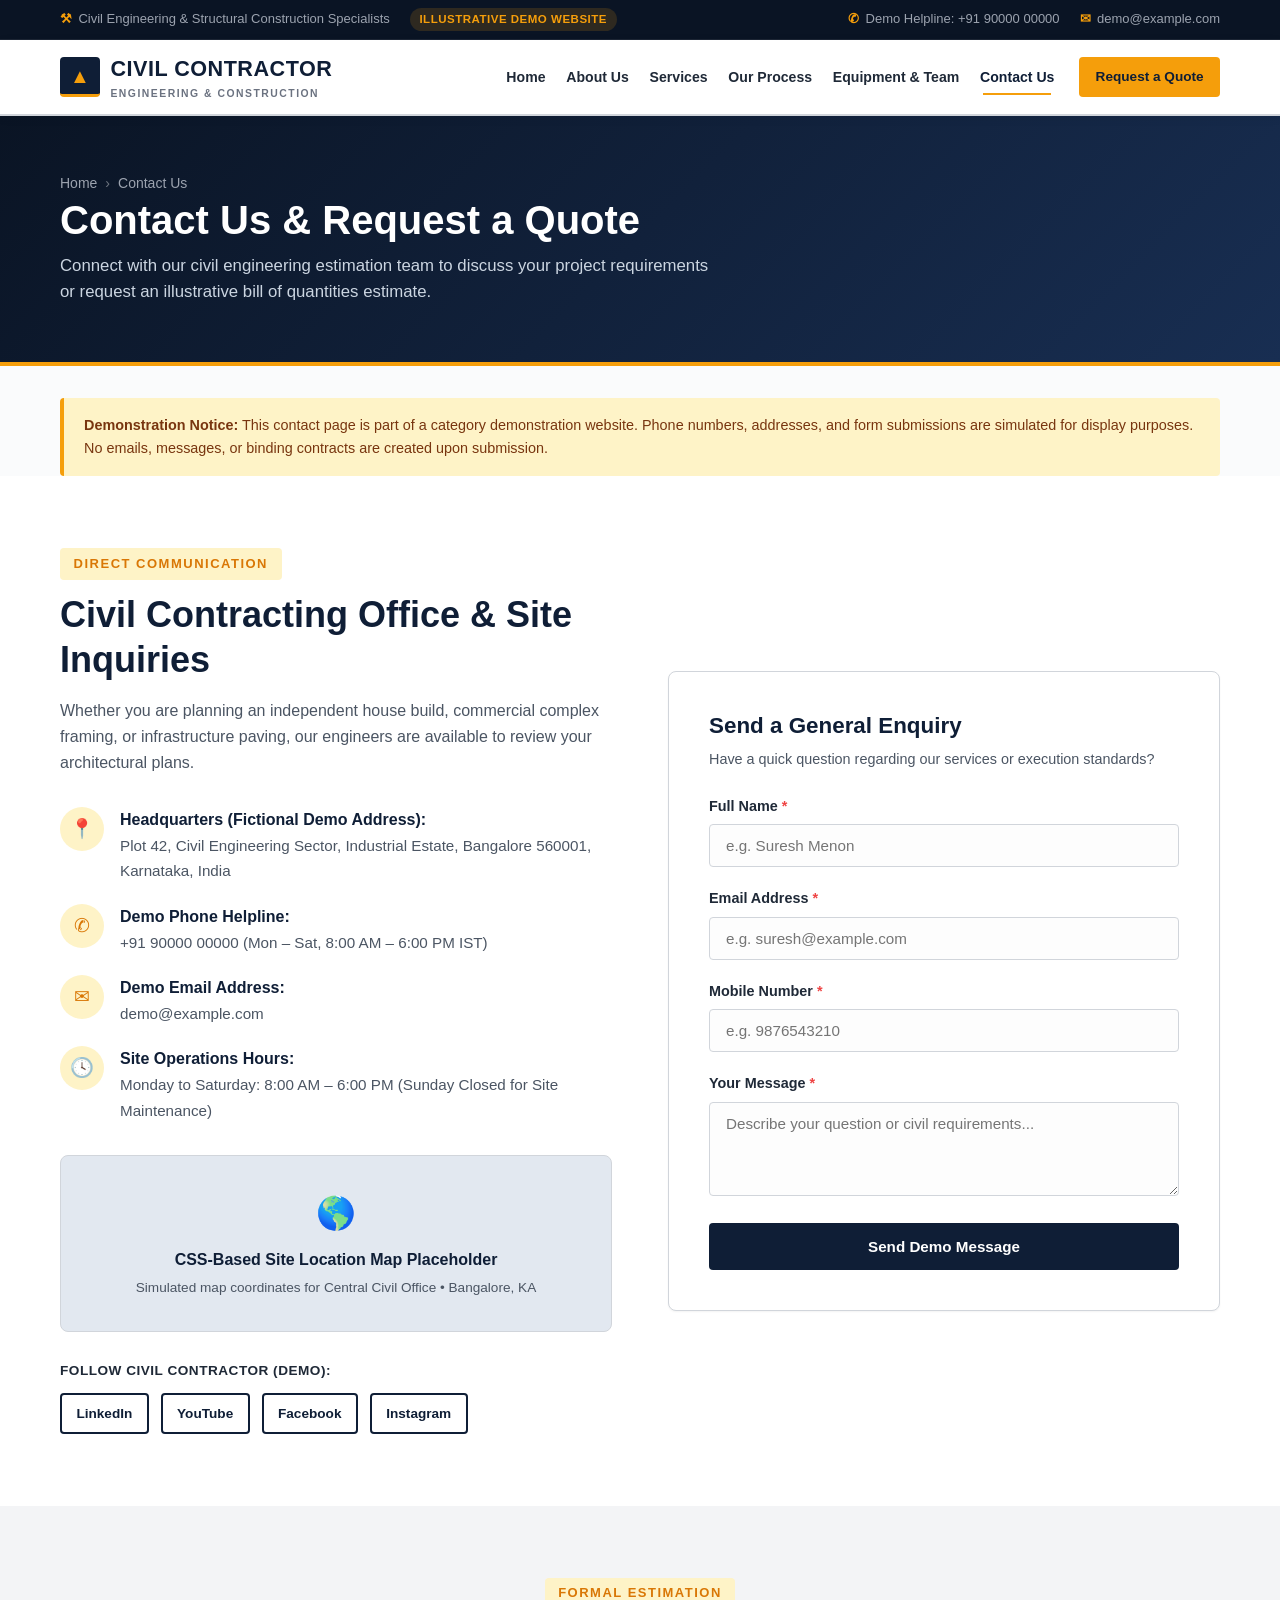
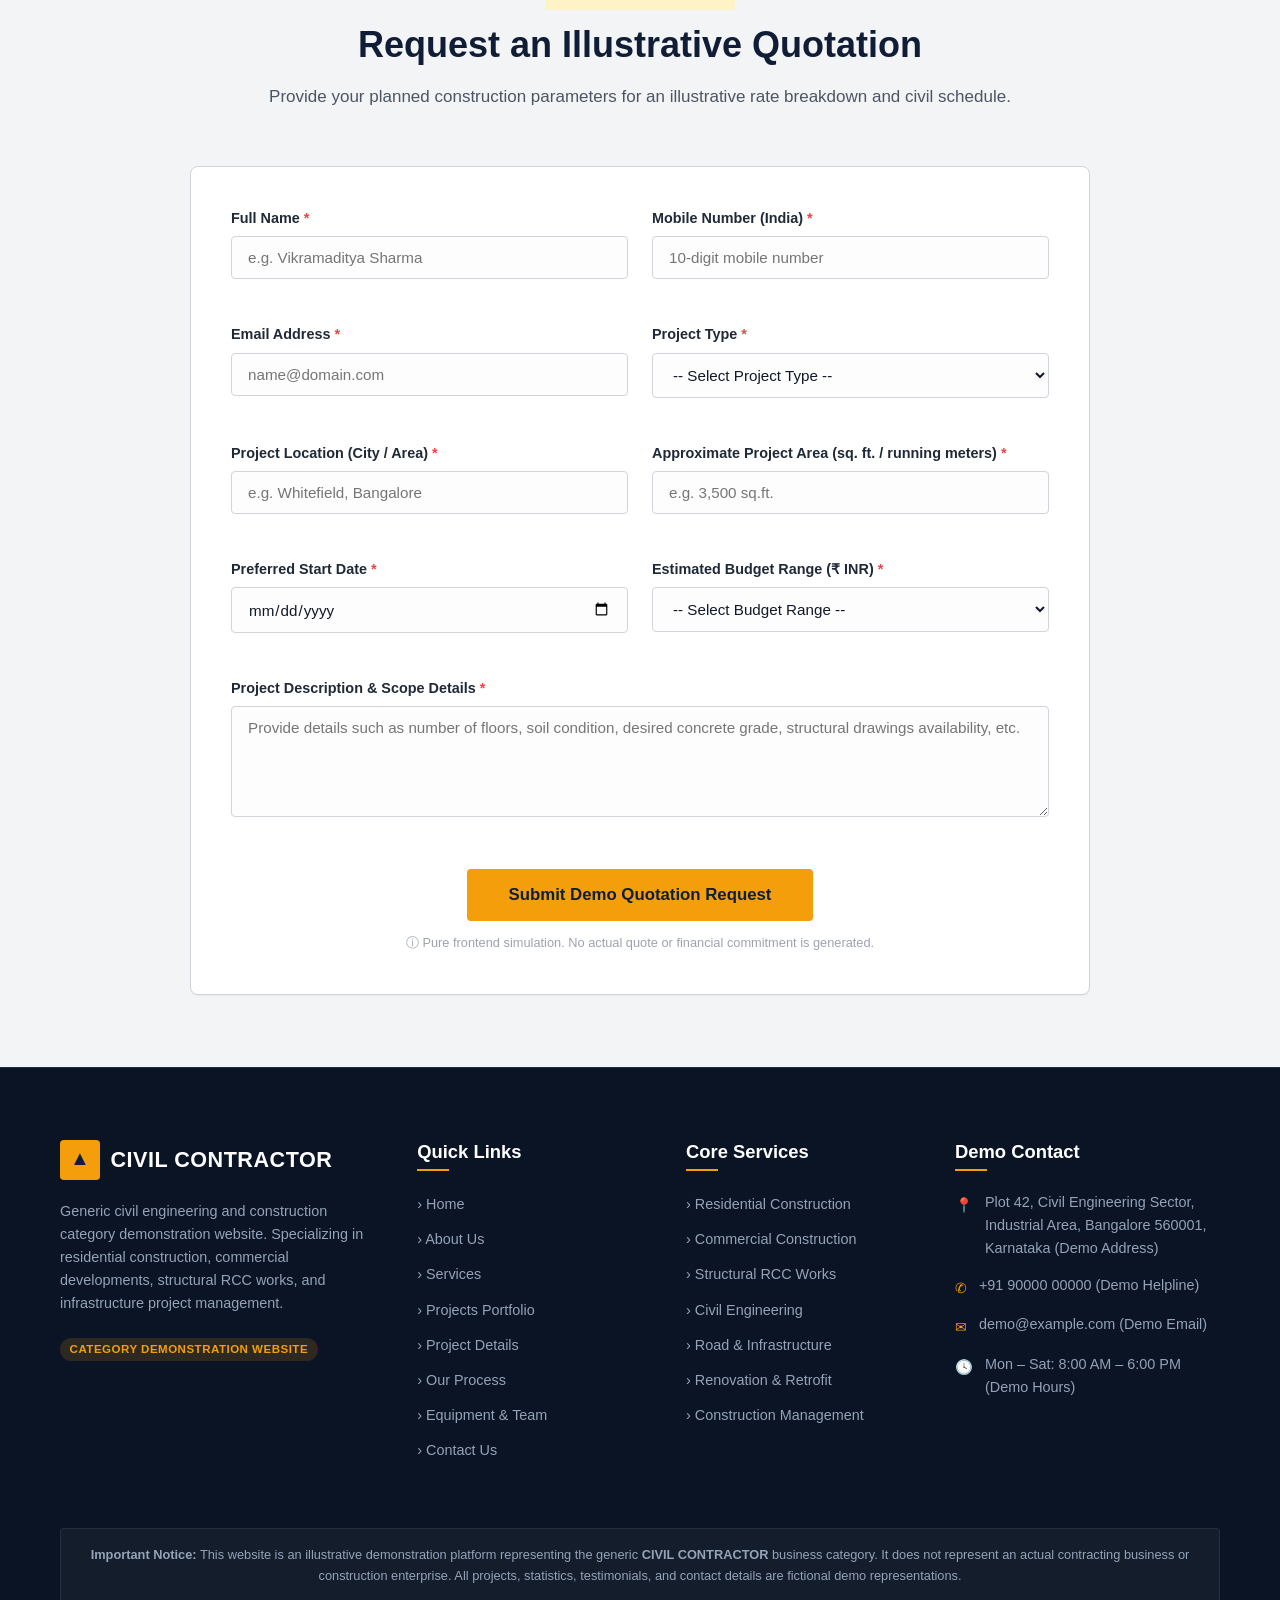
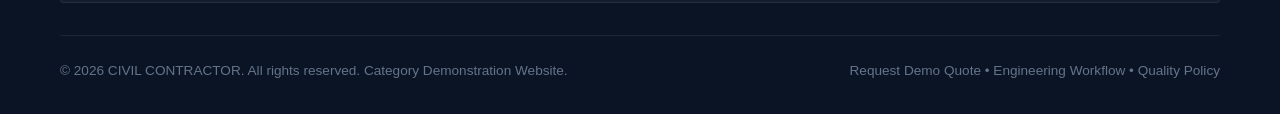
<file: contact.html>
<!DOCTYPE html>
<html lang="en">
<head>
  <meta charset="UTF-8">
  <meta name="viewport" content="width=device-width, initial-scale=1.0">
  <title>Contact Us &amp; Request a Quote | CIVIL CONTRACTOR</title>
  <meta name="description" content="Get in touch with CIVIL CONTRACTOR. Request a comprehensive demo quotation for residential, commercial, structural, and infrastructure civil works.">
  <link rel="stylesheet" href="css/style.css">
</head>
<body>

  <!-- Top Announcement Bar -->
  <div class="top-bar">
    <div class="container">
      <div class="top-bar-left">
        <span class="top-bar-item"><strong class="icon">&#9874;</strong> Civil Engineering &amp; Structural Construction Specialists</span>
        <span class="demo-badge-pill">Illustrative Demo Website</span>
      </div>
      <div class="top-bar-right">
        <span class="top-bar-item"><strong class="icon">&#9990;</strong> Demo Helpline: +91 90000 00000</span>
        <span class="top-bar-item"><strong class="icon">&#9993;</strong> demo@example.com</span>
      </div>
    </div>
  </div>

  <!-- Main Header & Navigation -->
  <header class="main-header">
    <div class="container header-container">
      <a href="index.html" class="logo-wrapper" title="CIVIL CONTRACTOR Homepage">
        <div class="logo-icon-mark">&#9650;</div>
        <div>
          <span class="logo-text">CIVIL CONTRACTOR</span>
          <span class="logo-tagline">Engineering &amp; Construction</span>
        </div>
      </a>

      <nav class="main-nav" aria-label="Main Navigation">
        <ul class="nav-list">
          <li><a href="index.html" class="nav-link">Home</a></li>
          <li><a href="about.html" class="nav-link">About Us</a></li>
          <li><a href="services.html" class="nav-link">Services</a></li>
          <li><a href="process.html" class="nav-link">Our Process</a></li>
          <li><a href="equipment.html" class="nav-link">Equipment &amp; Team</a></li>
          <li><a href="contact.html" class="nav-link active">Contact Us</a></li>
        </ul>
        <div class="header-cta-btn">
          <a href="#quote-section" class="btn btn-primary btn-sm">Request a Quote</a>
        </div>
      </nav>

      <button class="mobile-menu-toggle" aria-label="Toggle navigation menu" aria-expanded="false">
        <span></span>
        <span></span>
        <span></span>
      </button>
    </div>
  </header>

  <!-- Page Banner -->
  <section class="page-banner">
    <div class="container">
      <ul class="breadcrumb-list">
        <li><a href="index.html">Home</a></li>
        <li class="breadcrumb-separator">&rsaquo;</li>
        <li><span>Contact Us</span></li>
      </ul>
      <h1>Contact Us &amp; Request a Quote</h1>
      <p style="color: #cbd5e1; font-size: 1.05rem; max-width: 650px; margin-top: 0.5rem;">
        Connect with our civil engineering estimation team to discuss your project requirements or request an illustrative bill of quantities estimate.
      </p>
    </div>
  </section>

  <!-- Notice Disclaimer -->
  <div class="container" style="margin-top: 2rem;">
    <div style="background-color: var(--accent-yellow-light); border-left: 4px solid var(--accent-yellow); padding: 1rem 1.25rem; border-radius: var(--radius-sm); font-size: 0.9rem; color: #78350f;">
      <strong>Demonstration Notice:</strong> This contact page is part of a category demonstration website. Phone numbers, addresses, and form submissions are simulated for display purposes. No emails, messages, or binding contracts are created upon submission.
    </div>
  </div>

  <!-- Contact Information & Quick Enquiry -->
  <section class="section-padding bg-white">
    <div class="container">
      <div class="intro-grid">
        
        <!-- Contact Details Column -->
        <div>
          <span class="section-tag">Direct Communication</span>
          <h2 class="section-title">Civil Contracting Office &amp; Site Inquiries</h2>
          <p style="color: var(--text-muted); margin-bottom: 2rem;">
            Whether you are planning an independent house build, commercial complex framing, or infrastructure paving, our engineers are available to review your architectural plans.
          </p>

          <div style="display: flex; flex-direction: column; gap: 1.25rem; margin-bottom: 2rem;">
            <div style="display: flex; align-items: flex-start; gap: 1rem;">
              <div style="width: 44px; height: 44px; border-radius: 50%; background: var(--accent-yellow-light); color: var(--accent-yellow-hover); display: flex; align-items: center; justify-content: center; font-size: 1.2rem; flex-shrink: 0;">&#128205;</div>
              <div>
                <strong style="display: block; color: var(--primary-navy);">Headquarters (Fictional Demo Address):</strong>
                <span style="color: var(--text-muted); font-size: 0.95rem;">Plot 42, Civil Engineering Sector, Industrial Estate, Bangalore 560001, Karnataka, India</span>
              </div>
            </div>

            <div style="display: flex; align-items: flex-start; gap: 1rem;">
              <div style="width: 44px; height: 44px; border-radius: 50%; background: var(--accent-yellow-light); color: var(--accent-yellow-hover); display: flex; align-items: center; justify-content: center; font-size: 1.2rem; flex-shrink: 0;">&#9990;</div>
              <div>
                <strong style="display: block; color: var(--primary-navy);">Demo Phone Helpline:</strong>
                <span style="color: var(--text-muted); font-size: 0.95rem;">+91 90000 00000 (Mon &ndash; Sat, 8:00 AM &ndash; 6:00 PM IST)</span>
              </div>
            </div>

            <div style="display: flex; align-items: flex-start; gap: 1rem;">
              <div style="width: 44px; height: 44px; border-radius: 50%; background: var(--accent-yellow-light); color: var(--accent-yellow-hover); display: flex; align-items: center; justify-content: center; font-size: 1.2rem; flex-shrink: 0;">&#9993;</div>
              <div>
                <strong style="display: block; color: var(--primary-navy);">Demo Email Address:</strong>
                <span style="color: var(--text-muted); font-size: 0.95rem;">demo@example.com</span>
              </div>
            </div>

            <div style="display: flex; align-items: flex-start; gap: 1rem;">
              <div style="width: 44px; height: 44px; border-radius: 50%; background: var(--accent-yellow-light); color: var(--accent-yellow-hover); display: flex; align-items: center; justify-content: center; font-size: 1.2rem; flex-shrink: 0;">&#128339;</div>
              <div>
                <strong style="display: block; color: var(--primary-navy);">Site Operations Hours:</strong>
                <span style="color: var(--text-muted); font-size: 0.95rem;">Monday to Saturday: 8:00 AM &ndash; 6:00 PM (Sunday Closed for Site Maintenance)</span>
              </div>
            </div>
          </div>

          <!-- CSS-based Map / Location Placeholder -->
          <div style="border-radius: var(--radius-md); overflow: hidden; border: 1px solid var(--steel-border); background: #e2e8f0; padding: 2rem; text-align: center;">
            <div style="font-size: 2rem; color: var(--primary-navy); margin-bottom: 0.5rem;">&#127758;</div>
            <strong style="color: var(--primary-navy); display: block;">CSS-Based Site Location Map Placeholder</strong>
            <p style="font-size: 0.85rem; color: var(--text-muted); margin-top: 0.25rem;">
              Simulated map coordinates for Central Civil Office &bull; Bangalore, KA
            </p>
          </div>

          <!-- Social Media Link Placeholders -->
          <div style="margin-top: 1.75rem;">
            <span style="display: block; font-size: 0.85rem; font-weight: 700; color: var(--charcoal); margin-bottom: 0.75rem; text-transform: uppercase; letter-spacing: 0.5px;">Follow Civil Contractor (Demo):</span>
            <div style="display: flex; gap: 0.75rem;">
              <a href="#" class="btn btn-outline-navy btn-sm" onclick="event.preventDefault(); alert('Demo social link placeholder');">LinkedIn</a>
              <a href="#" class="btn btn-outline-navy btn-sm" onclick="event.preventDefault(); alert('Demo social link placeholder');">YouTube</a>
              <a href="#" class="btn btn-outline-navy btn-sm" onclick="event.preventDefault(); alert('Demo social link placeholder');">Facebook</a>
              <a href="#" class="btn btn-outline-navy btn-sm" onclick="event.preventDefault(); alert('Demo social link placeholder');">Instagram</a>
            </div>
          </div>
        </div>

        <!-- General Message Form -->
        <div>
          <div class="form-card">
            <h3 style="font-size: 1.4rem; margin-bottom: 0.5rem;">Send a General Enquiry</h3>
            <p style="color: var(--text-muted); font-size: 0.9rem; margin-bottom: 1.5rem;">Have a quick question regarding our services or execution standards?</p>

            <div id="contactSuccessAlert" class="form-alert form-alert-success"></div>
            <div id="contactErrorAlert" class="form-alert form-alert-error"></div>

            <form id="generalContactForm" novalidate>
              <div class="form-group">
                <label for="contactName" class="form-label">Full Name <span class="required">*</span></label>
                <input type="text" id="contactName" class="form-control" placeholder="e.g. Suresh Menon" required>
                <div class="form-error-msg"></div>
              </div>

              <div class="form-group">
                <label for="contactEmail" class="form-label">Email Address <span class="required">*</span></label>
                <input type="email" id="contactEmail" class="form-control" placeholder="e.g. suresh@example.com" required>
                <div class="form-error-msg"></div>
              </div>

              <div class="form-group">
                <label for="contactPhone" class="form-label">Mobile Number <span class="required">*</span></label>
                <input type="tel" id="contactPhone" class="form-control" placeholder="e.g. 9876543210" required>
                <div class="form-error-msg"></div>
              </div>

              <div class="form-group">
                <label for="contactMessage" class="form-label">Your Message <span class="required">*</span></label>
                <textarea id="contactMessage" rows="4" class="form-control" placeholder="Describe your question or civil requirements..." required></textarea>
                <div class="form-error-msg"></div>
              </div>

              <button type="submit" class="btn btn-navy" style="width: 100%;">Send Demo Message</button>
            </form>
          </div>
        </div>

      </div>
    </div>
  </section>

  <!-- Comprehensive Request-a-Quote Section -->
  <section id="quote-section" class="section-padding bg-steel">
    <div class="container">
      <div class="section-header">
        <span class="section-tag">Formal Estimation</span>
        <h2 class="section-title">Request an Illustrative Quotation</h2>
        <p class="section-subtitle">Provide your planned construction parameters for an illustrative rate breakdown and civil schedule.</p>
      </div>

      <div class="form-card" style="max-width: 900px; margin: 0 auto;">
        
        <div id="quoteSuccessAlert" class="form-alert form-alert-success">
          Your demo quotation request has been submitted successfully.
        </div>
        <div id="quoteErrorAlert" class="form-alert form-alert-error"></div>

        <form id="requestQuoteForm" novalidate>
          <div class="form-grid">
            
            <!-- Field 1: Full Name -->
            <div class="form-group">
              <label for="quoteFullName" class="form-label">Full Name <span class="required">*</span></label>
              <input type="text" id="quoteFullName" class="form-control" placeholder="e.g. Vikramaditya Sharma" required>
              <div class="form-error-msg"></div>
            </div>

            <!-- Field 2: Mobile Number -->
            <div class="form-group">
              <label for="quoteMobile" class="form-label">Mobile Number (India) <span class="required">*</span></label>
              <input type="tel" id="quoteMobile" class="form-control" placeholder="10-digit mobile number" required>
              <div class="form-error-msg"></div>
            </div>

            <!-- Field 3: Email Address -->
            <div class="form-group">
              <label for="quoteEmail" class="form-label">Email Address <span class="required">*</span></label>
              <input type="email" id="quoteEmail" class="form-control" placeholder="name@domain.com" required>
              <div class="form-error-msg"></div>
            </div>

            <!-- Field 4: Project Type Dropdown -->
            <div class="form-group">
              <label for="quoteProjectType" class="form-label">Project Type <span class="required">*</span></label>
              <select id="quoteProjectType" class="form-control" required>
                <option value="">-- Select Project Type --</option>
                <option value="residential">Residential Construction (House / Villa / Apartment)</option>
                <option value="commercial">Commercial Construction (Office / Mall / Showroom)</option>
                <option value="structural">Structural Concrete Works (RCC Framing / Foundations)</option>
                <option value="civil">Civil Engineering Works (Excavation / Site Earthworks)</option>
                <option value="road">Road &amp; Infrastructure (Asphalt / Pavers / Drains)</option>
                <option value="renovation">Building Renovation &amp; Retrofitting</option>
                <option value="management">Construction Management &amp; Supervision</option>
              </select>
              <div class="form-error-msg"></div>
            </div>

            <!-- Field 5: Project Location -->
            <div class="form-group">
              <label for="quoteLocation" class="form-label">Project Location (City / Area) <span class="required">*</span></label>
              <input type="text" id="quoteLocation" class="form-control" placeholder="e.g. Whitefield, Bangalore" required>
              <div class="form-error-msg"></div>
            </div>

            <!-- Field 6: Approximate Project Area -->
            <div class="form-group">
              <label for="quoteArea" class="form-label">Approximate Project Area (sq. ft. / running meters) <span class="required">*</span></label>
              <input type="text" id="quoteArea" class="form-control" placeholder="e.g. 3,500 sq.ft." required>
              <div class="form-error-msg"></div>
            </div>

            <!-- Field 7: Preferred Start Date -->
            <div class="form-group">
              <label for="quoteStartDate" class="form-label">Preferred Start Date <span class="required">*</span></label>
              <input type="date" id="quoteStartDate" class="form-control" required>
              <div class="form-error-msg"></div>
            </div>

            <!-- Field 8: Estimated Budget Range in INR (₹) -->
            <div class="form-group">
              <label for="quoteBudget" class="form-label">Estimated Budget Range (₹ INR) <span class="required">*</span></label>
              <select id="quoteBudget" class="form-control" required>
                <option value="">-- Select Budget Range --</option>
                <option value="under-25l">₹15 Lakhs – ₹25 Lakhs</option>
                <option value="25l-50l">₹25 Lakhs – ₹50 Lakhs</option>
                <option value="50l-1cr">₹50 Lakhs – ₹1 Crore</option>
                <option value="1cr-3cr">₹1 Crore – ₹3 Crores</option>
                <option value="above-3cr">Above ₹3 Crores</option>
              </select>
              <div class="form-error-msg"></div>
            </div>

            <!-- Field 9: Project Description -->
            <div class="form-group form-group-full">
              <label for="quoteDescription" class="form-label">Project Description &amp; Scope Details <span class="required">*</span></label>
              <textarea id="quoteDescription" rows="5" class="form-control" placeholder="Provide details such as number of floors, soil condition, desired concrete grade, structural drawings availability, etc." required></textarea>
              <div class="form-error-msg"></div>
            </div>

          </div>

          <div style="margin-top: 1.5rem; text-align: center;">
            <button type="submit" class="btn btn-primary" style="padding: 0.9rem 2.5rem; font-size: 1.05rem;">
              Submit Demo Quotation Request
            </button>
            <p style="font-size: 0.8rem; color: var(--text-light); margin-top: 0.75rem;">
              &#9432; Pure frontend simulation. No actual quote or financial commitment is generated.
            </p>
          </div>
        </form>

      </div>
    </div>
  </section>

  <!-- Global Footer -->
  <footer class="main-footer">
    <div class="container">
      <div class="footer-grid">
        <div class="footer-col footer-about">
          <div class="logo-wrapper" style="margin-bottom: 1.25rem;">
            <div class="logo-icon-mark" style="background-color: var(--accent-yellow); color: var(--primary-navy);">&#9650;</div>
            <span class="logo-text" style="color: var(--pure-white);">CIVIL CONTRACTOR</span>
          </div>
          <p>
            Generic civil engineering and construction category demonstration website. Specializing in residential construction, commercial developments, structural RCC works, and infrastructure project management.
          </p>
          <div class="demo-badge-pill" style="display: inline-block;">Category Demonstration Website</div>
        </div>

        <div class="footer-col">
          <h4>Quick Links</h4>
          <ul class="footer-links">
            <li><a href="index.html">&rsaquo; Home</a></li>
            <li><a href="about.html">&rsaquo; About Us</a></li>
            <li><a href="services.html">&rsaquo; Services</a></li>
            <li><a href="projects.html">&rsaquo; Projects Portfolio</a></li>
            <li><a href="project-details.html">&rsaquo; Project Details</a></li>
            <li><a href="process.html">&rsaquo; Our Process</a></li>
            <li><a href="equipment.html">&rsaquo; Equipment &amp; Team</a></li>
            <li><a href="contact.html">&rsaquo; Contact Us</a></li>
          </ul>
        </div>

        <div class="footer-col">
          <h4>Core Services</h4>
          <ul class="footer-links">
            <li><a href="services.html#residential">&rsaquo; Residential Construction</a></li>
            <li><a href="services.html#commercial">&rsaquo; Commercial Construction</a></li>
            <li><a href="services.html#structural">&rsaquo; Structural RCC Works</a></li>
            <li><a href="services.html#civil">&rsaquo; Civil Engineering</a></li>
            <li><a href="services.html#road">&rsaquo; Road &amp; Infrastructure</a></li>
            <li><a href="services.html#renovation">&rsaquo; Renovation &amp; Retrofit</a></li>
            <li><a href="services.html#management">&rsaquo; Construction Management</a></li>
          </ul>
        </div>

        <div class="footer-col">
          <h4>Demo Contact</h4>
          <div class="footer-contact-item">
            <span class="icon">&#128205;</span>
            <span>Plot 42, Civil Engineering Sector, Industrial Area, Bangalore 560001, Karnataka (Demo Address)</span>
          </div>
          <div class="footer-contact-item">
            <span class="icon">&#9990;</span>
            <span>+91 90000 00000 (Demo Helpline)</span>
          </div>
          <div class="footer-contact-item">
            <span class="icon">&#9993;</span>
            <span>demo@example.com (Demo Email)</span>
          </div>
          <div class="footer-contact-item">
            <span class="icon">&#128339;</span>
            <span>Mon &ndash; Sat: 8:00 AM &ndash; 6:00 PM (Demo Hours)</span>
          </div>
        </div>
      </div>

      <div class="footer-disclaimer-box">
        <strong>Important Notice:</strong> This website is an illustrative demonstration platform representing the generic <strong>CIVIL CONTRACTOR</strong> business category. It does not represent an actual contracting business or construction enterprise. All projects, statistics, testimonials, and contact details are fictional demo representations.
      </div>

      <div class="footer-bottom">
        <div>&copy; 2026 CIVIL CONTRACTOR. All rights reserved. Category Demonstration Website.</div>
        <div>
          <a href="contact.html#quote-section">Request Demo Quote</a> &bull;
          <a href="process.html">Engineering Workflow</a> &bull;
          <a href="about.html">Quality Policy</a>
        </div>
      </div>
    </div>
  </footer>

  <script src="js/script.js"></script>
</body>
</html>
</file>
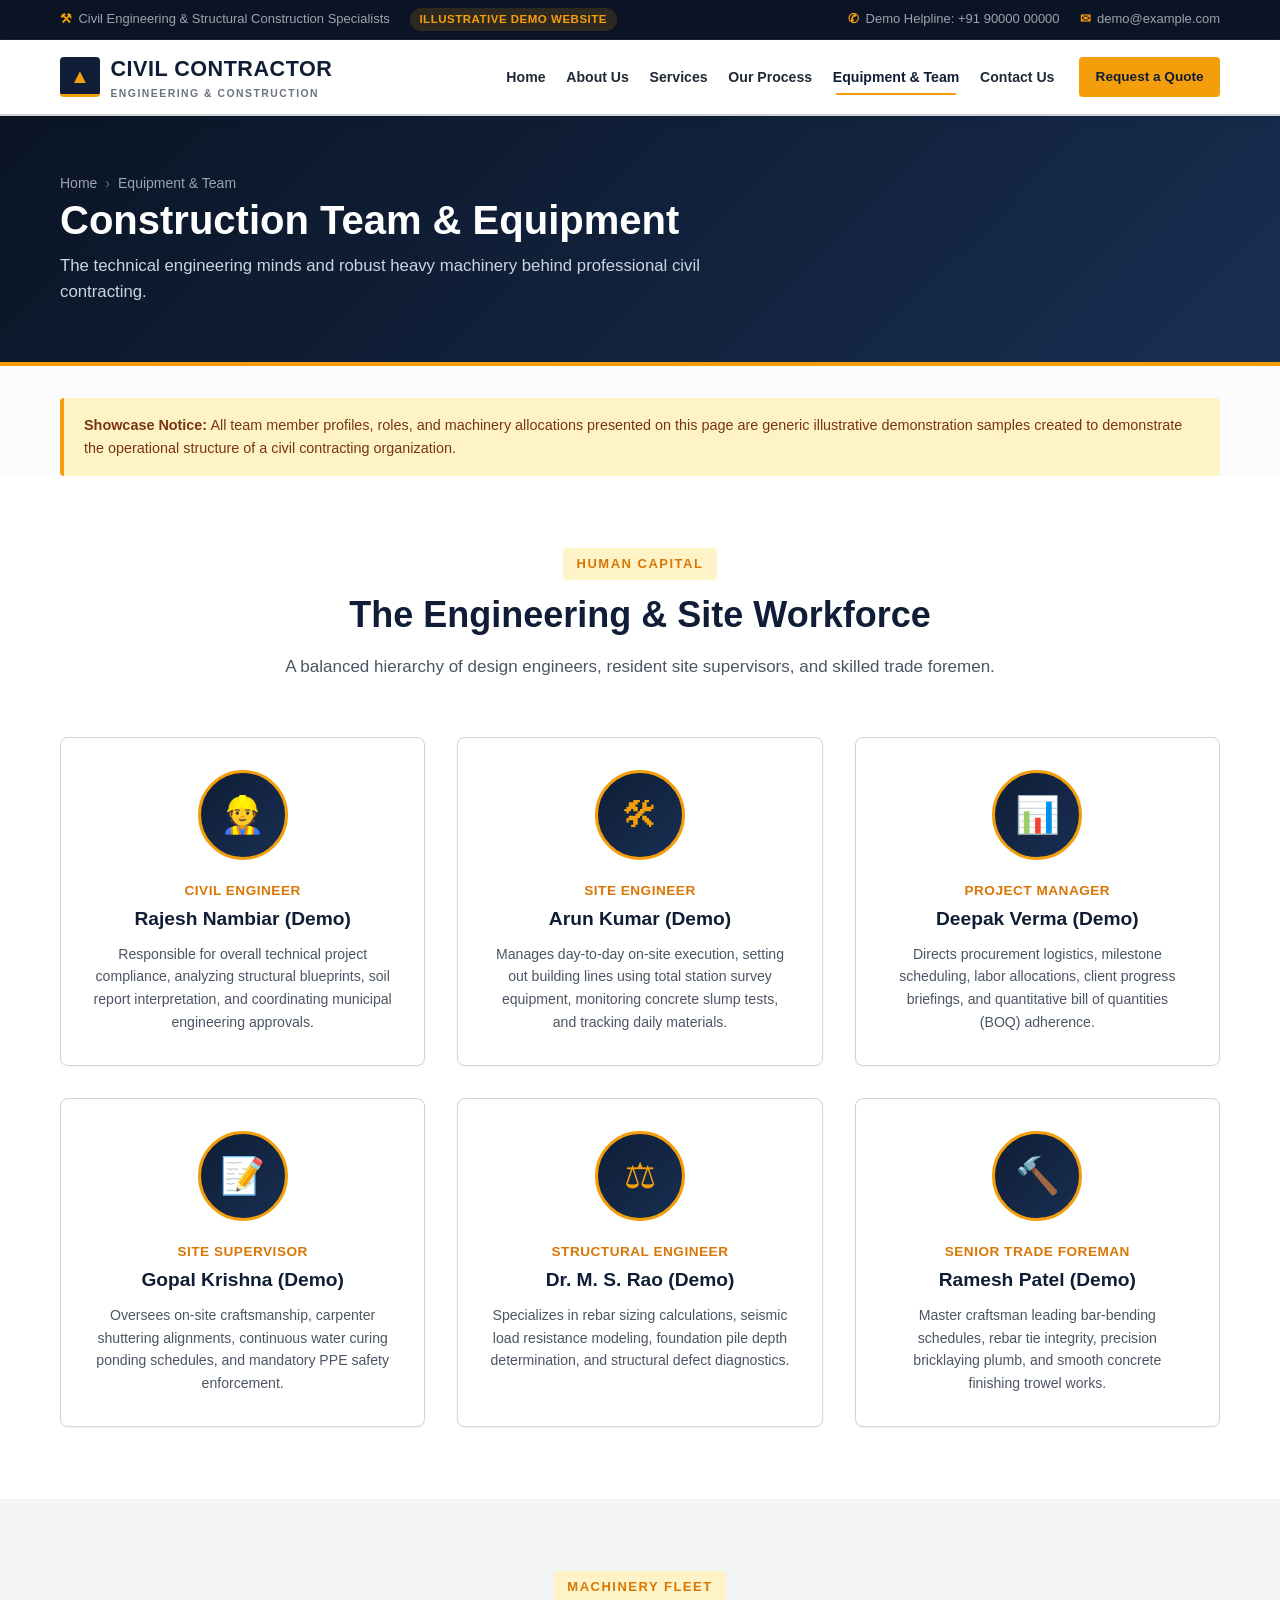
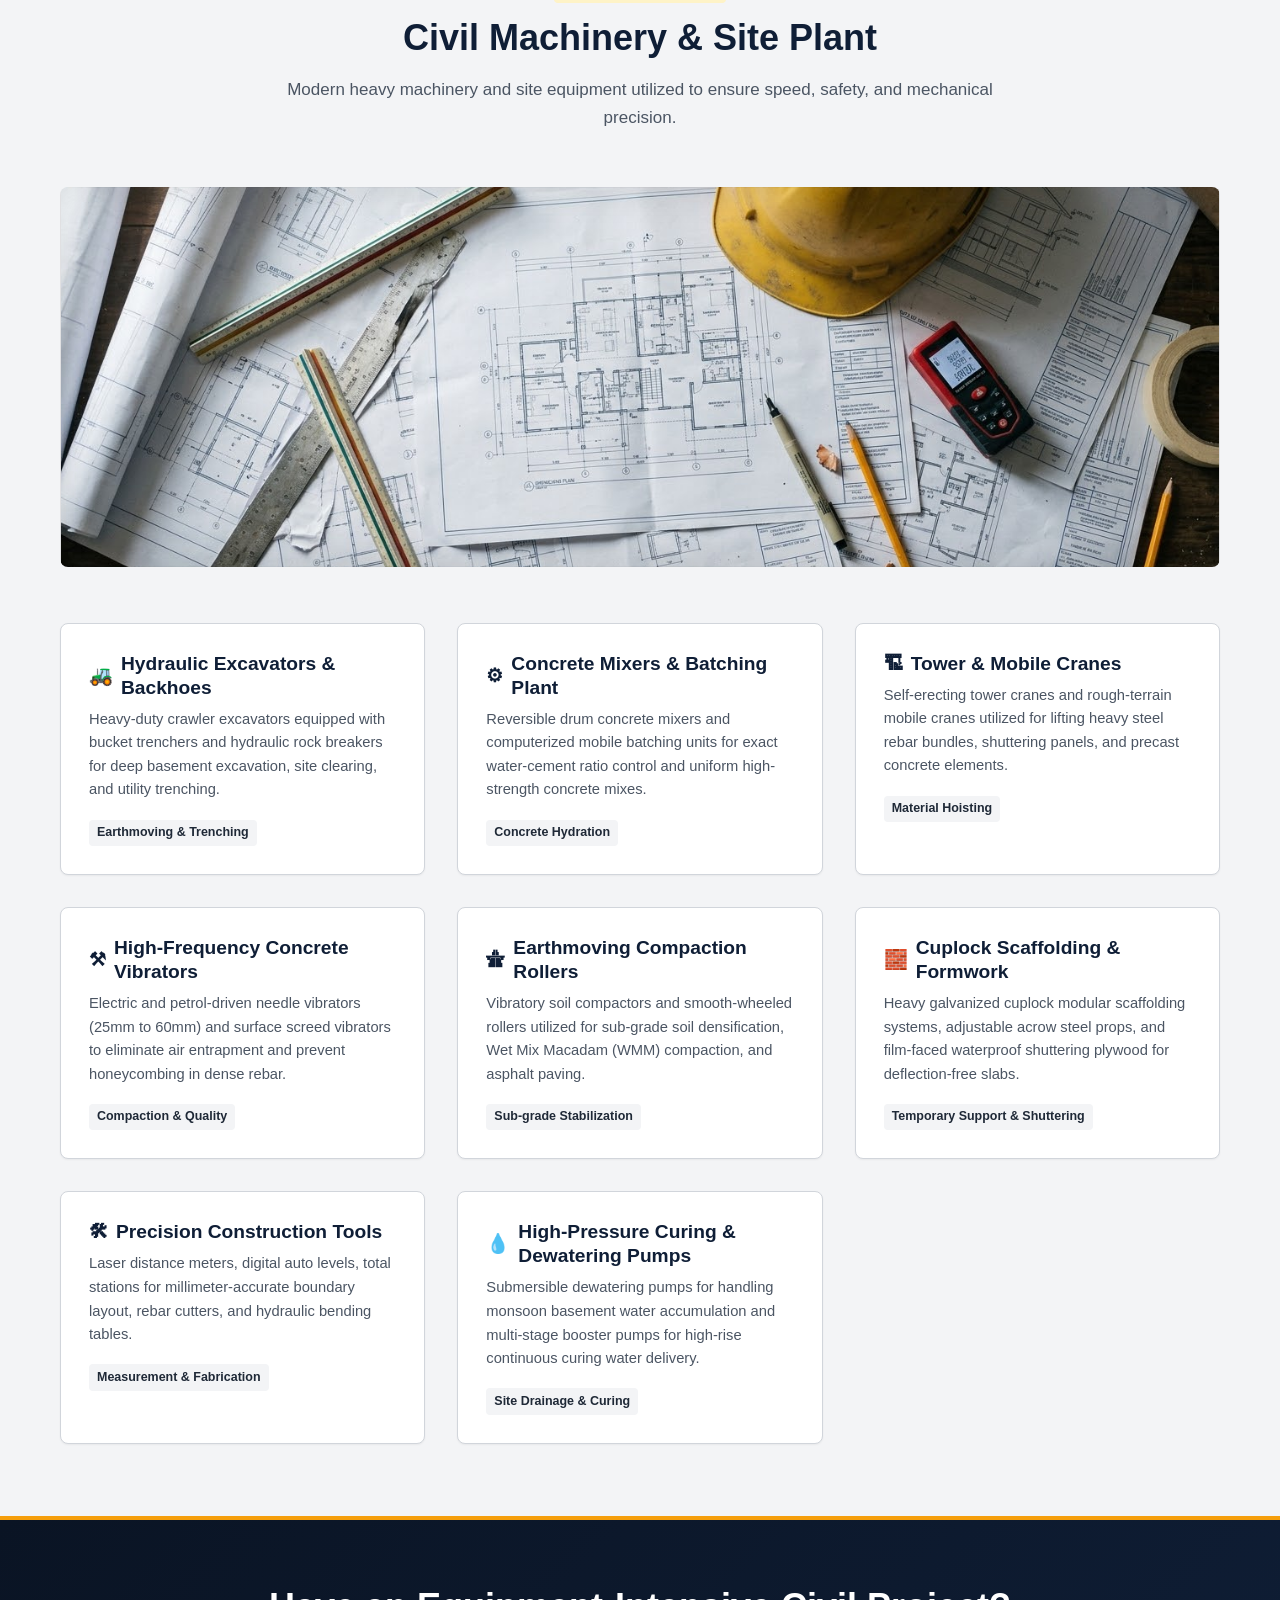
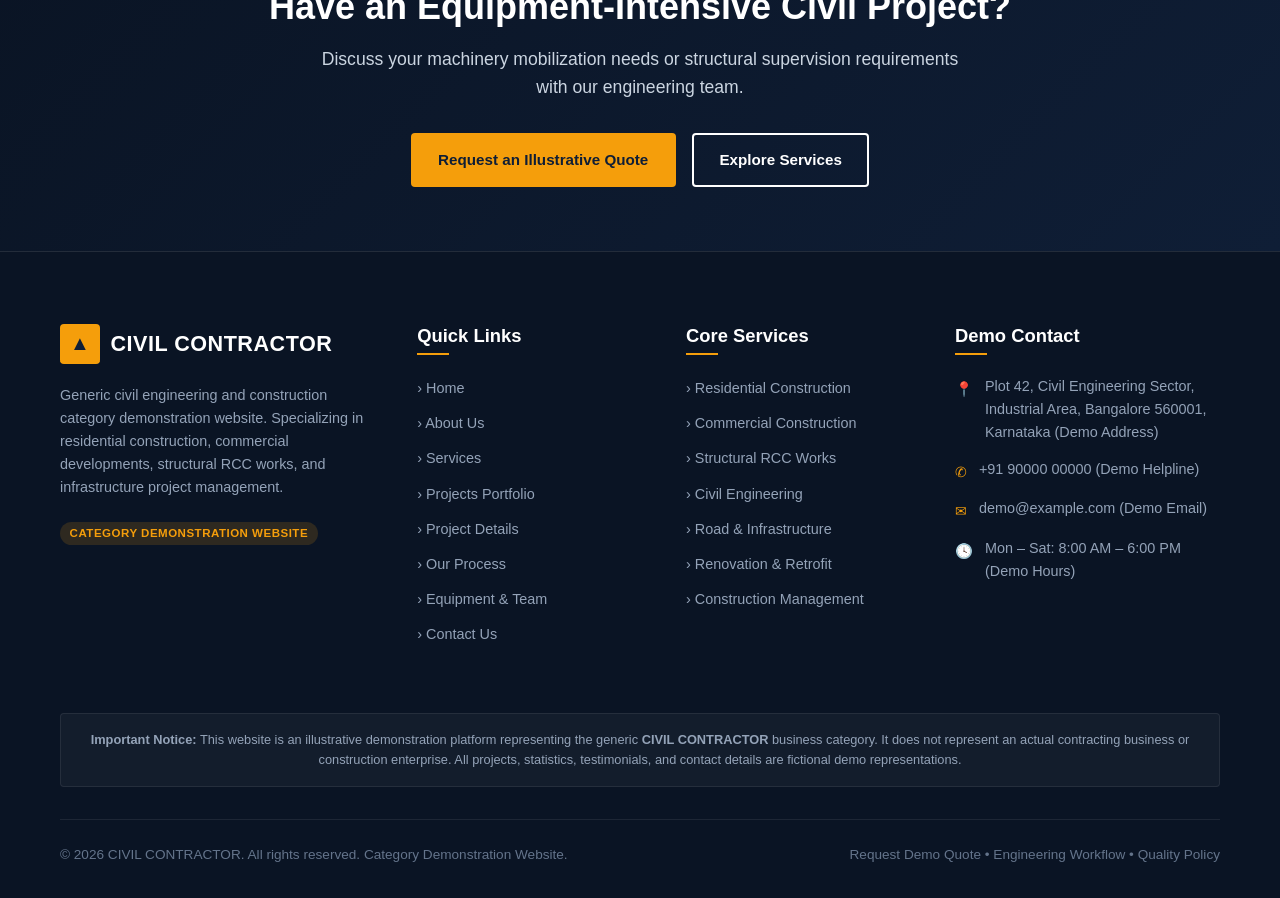
<file: equipment.html>
<!DOCTYPE html>
<html lang="en">
<head>
  <meta charset="UTF-8">
  <meta name="viewport" content="width=device-width, initial-scale=1.0">
  <title>Equipment &amp; Team | CIVIL CONTRACTOR</title>
  <meta name="description" content="Discover the civil engineering roles and heavy construction equipment that drive our projects: Civil Engineers, Site Supervisors, Excavators, Concrete Mixers, and Scaffolding.">
  <link rel="stylesheet" href="css/style.css">
</head>
<body>

  <!-- Top Announcement Bar -->
  <div class="top-bar">
    <div class="container">
      <div class="top-bar-left">
        <span class="top-bar-item"><strong class="icon">&#9874;</strong> Civil Engineering &amp; Structural Construction Specialists</span>
        <span class="demo-badge-pill">Illustrative Demo Website</span>
      </div>
      <div class="top-bar-right">
        <span class="top-bar-item"><strong class="icon">&#9990;</strong> Demo Helpline: +91 90000 00000</span>
        <span class="top-bar-item"><strong class="icon">&#9993;</strong> demo@example.com</span>
      </div>
    </div>
  </div>

  <!-- Main Header & Navigation -->
  <header class="main-header">
    <div class="container header-container">
      <a href="index.html" class="logo-wrapper" title="CIVIL CONTRACTOR Homepage">
        <div class="logo-icon-mark">&#9650;</div>
        <div>
          <span class="logo-text">CIVIL CONTRACTOR</span>
          <span class="logo-tagline">Engineering &amp; Construction</span>
        </div>
      </a>

      <nav class="main-nav" aria-label="Main Navigation">
        <ul class="nav-list">
          <li><a href="index.html" class="nav-link">Home</a></li>
          <li><a href="about.html" class="nav-link">About Us</a></li>
          <li><a href="services.html" class="nav-link">Services</a></li>
          <li><a href="process.html" class="nav-link">Our Process</a></li>
          <li><a href="equipment.html" class="nav-link active">Equipment &amp; Team</a></li>
          <li><a href="contact.html" class="nav-link">Contact Us</a></li>
        </ul>
        <div class="header-cta-btn">
          <a href="contact.html#quote-section" class="btn btn-primary btn-sm">Request a Quote</a>
        </div>
      </nav>

      <button class="mobile-menu-toggle" aria-label="Toggle navigation menu" aria-expanded="false">
        <span></span>
        <span></span>
        <span></span>
      </button>
    </div>
  </header>

  <!-- Page Banner -->
  <section class="page-banner">
    <div class="container">
      <ul class="breadcrumb-list">
        <li><a href="index.html">Home</a></li>
        <li class="breadcrumb-separator">&rsaquo;</li>
        <li><span>Equipment &amp; Team</span></li>
      </ul>
      <h1>Construction Team &amp; Equipment</h1>
      <p style="color: #cbd5e1; font-size: 1.05rem; max-width: 650px; margin-top: 0.5rem;">
        The technical engineering minds and robust heavy machinery behind professional civil contracting.
      </p>
    </div>
  </section>

  <!-- Notice Banner -->
  <div class="container" style="margin-top: 2rem;">
    <div style="background-color: var(--accent-yellow-light); border-left: 4px solid var(--accent-yellow); padding: 1rem 1.25rem; border-radius: var(--radius-sm); font-size: 0.9rem; color: #78350f;">
      <strong>Showcase Notice:</strong> All team member profiles, roles, and machinery allocations presented on this page are generic illustrative demonstration samples created to demonstrate the operational structure of a civil contracting organization.
    </div>
  </div>

  <!-- Construction Team Section -->
  <section class="section-padding bg-white">
    <div class="container">
      <div class="section-header">
        <span class="section-tag">Human Capital</span>
        <h2 class="section-title">The Engineering &amp; Site Workforce</h2>
        <p class="section-subtitle">A balanced hierarchy of design engineers, resident site supervisors, and skilled trade foremen.</p>
      </div>

      <div class="team-grid">
        <!-- Role 1: Civil Engineer -->
        <div class="team-card">
          <div class="team-avatar-box">&#128119;</div>
          <div class="team-role">Civil Engineer</div>
          <h3 class="team-name">Rajesh Nambiar (Demo)</h3>
          <p class="team-desc">
            Responsible for overall technical project compliance, analyzing structural blueprints, soil report interpretation, and coordinating municipal engineering approvals.
          </p>
        </div>

        <!-- Role 2: Site Engineer -->
        <div class="team-card">
          <div class="team-avatar-box">&#128736;</div>
          <div class="team-role">Site Engineer</div>
          <h3 class="team-name">Arun Kumar (Demo)</h3>
          <p class="team-desc">
            Manages day-to-day on-site execution, setting out building lines using total station survey equipment, monitoring concrete slump tests, and tracking daily materials.
          </p>
        </div>

        <!-- Role 3: Project Manager -->
        <div class="team-card">
          <div class="team-avatar-box">&#128202;</div>
          <div class="team-role">Project Manager</div>
          <h3 class="team-name">Deepak Verma (Demo)</h3>
          <p class="team-desc">
            Directs procurement logistics, milestone scheduling, labor allocations, client progress briefings, and quantitative bill of quantities (BOQ) adherence.
          </p>
        </div>

        <!-- Role 4: Site Supervisor -->
        <div class="team-card">
          <div class="team-avatar-box">&#128221;</div>
          <div class="team-role">Site Supervisor</div>
          <h3 class="team-name">Gopal Krishna (Demo)</h3>
          <p class="team-desc">
            Oversees on-site craftsmanship, carpenter shuttering alignments, continuous water curing ponding schedules, and mandatory PPE safety enforcement.
          </p>
        </div>

        <!-- Role 5: Structural Engineer -->
        <div class="team-card">
          <div class="team-avatar-box">&#9878;</div>
          <div class="team-role">Structural Engineer</div>
          <h3 class="team-name">Dr. M. S. Rao (Demo)</h3>
          <p class="team-desc">
            Specializes in rebar sizing calculations, seismic load resistance modeling, foundation pile depth determination, and structural defect diagnostics.
          </p>
        </div>

        <!-- Role 6: Skilled Construction Worker -->
        <div class="team-card">
          <div class="team-avatar-box">&#128296;</div>
          <div class="team-role">Senior Trade Foreman</div>
          <h3 class="team-name">Ramesh Patel (Demo)</h3>
          <p class="team-desc">
            Master craftsman leading bar-bending schedules, rebar tie integrity, precision bricklaying plumb, and smooth concrete finishing trowel works.
          </p>
        </div>
      </div>
    </div>
  </section>

  <!-- Construction Equipment Section -->
  <section class="section-padding bg-steel">
    <div class="container">
      <div class="section-header">
        <span class="section-tag">Machinery Fleet</span>
        <h2 class="section-title">Civil Machinery &amp; Site Plant</h2>
        <p class="section-subtitle">Modern heavy machinery and site equipment utilized to ensure speed, safety, and mechanical precision.</p>
      </div>

      <!-- Feature Placeholder Image Slot 8 (Reused): construction-machinery.jpg -->
      <div class="img-placeholder-slot placeholder-construction-machinery" style="min-height: 380px; margin-bottom: 3.5rem;">
        <span class="placeholder-badge">&#128668; Image Slot 8 / 10 (Reused)</span>
        <div class="placeholder-title">Heavy Construction Equipment &amp; Earthmoving Plant</div>
        <p style="color: #cbd5e1; font-size: 0.85rem; max-width: 340px;">
          Hydraulic excavators, batching mixers, mobile cranes, and compaction rollers deployed on civil site operations.
        </p>
        <span class="placeholder-spec">construction-machinery.jpg</span>
      </div>

      <div class="equipment-grid">
        <!-- Equipment 1 -->
        <div class="equipment-card">
          <h3><span>&#128668;</span> Hydraulic Excavators &amp; Backhoes</h3>
          <p>Heavy-duty crawler excavators equipped with bucket trenchers and hydraulic rock breakers for deep basement excavation, site clearing, and utility trenching.</p>
          <span class="badge">Earthmoving &amp; Trenching</span>
        </div>

        <!-- Equipment 2 -->
        <div class="equipment-card">
          <h3><span>&#9881;</span> Concrete Mixers &amp; Batching Plant</h3>
          <p>Reversible drum concrete mixers and computerized mobile batching units for exact water-cement ratio control and uniform high-strength concrete mixes.</p>
          <span class="badge">Concrete Hydration</span>
        </div>

        <!-- Equipment 3 -->
        <div class="equipment-card">
          <h3><span>&#127959;</span> Tower &amp; Mobile Cranes</h3>
          <p>Self-erecting tower cranes and rough-terrain mobile cranes utilized for lifting heavy steel rebar bundles, shuttering panels, and precast concrete elements.</p>
          <span class="badge">Material Hoisting</span>
        </div>

        <!-- Equipment 4 -->
        <div class="equipment-card">
          <h3><span>&#9874;</span> High-Frequency Concrete Vibrators</h3>
          <p>Electric and petrol-driven needle vibrators (25mm to 60mm) and surface screed vibrators to eliminate air entrapment and prevent honeycombing in dense rebar.</p>
          <span class="badge">Compaction &amp; Quality</span>
        </div>

        <!-- Equipment 5 -->
        <div class="equipment-card">
          <h3><span>&#128739;</span> Earthmoving Compaction Rollers</h3>
          <p>Vibratory soil compactors and smooth-wheeled rollers utilized for sub-grade soil densification, Wet Mix Macadam (WMM) compaction, and asphalt paving.</p>
          <span class="badge">Sub-grade Stabilization</span>
        </div>

        <!-- Equipment 6 -->
        <div class="equipment-card">
          <h3><span>&#129521;</span> Cuplock Scaffolding &amp; Formwork</h3>
          <p>Heavy galvanized cuplock modular scaffolding systems, adjustable acrow steel props, and film-faced waterproof shuttering plywood for deflection-free slabs.</p>
          <span class="badge">Temporary Support &amp; Shuttering</span>
        </div>

        <!-- Equipment 7 -->
        <div class="equipment-card">
          <h3><span>&#128736;</span> Precision Construction Tools</h3>
          <p>Laser distance meters, digital auto levels, total stations for millimeter-accurate boundary layout, rebar cutters, and hydraulic bending tables.</p>
          <span class="badge">Measurement &amp; Fabrication</span>
        </div>

        <!-- Equipment 8 -->
        <div class="equipment-card">
          <h3><span>&#128167;</span> High-Pressure Curing &amp; Dewatering Pumps</h3>
          <p>Submersible dewatering pumps for handling monsoon basement water accumulation and multi-stage booster pumps for high-rise continuous curing water delivery.</p>
          <span class="badge">Site Drainage &amp; Curing</span>
        </div>
      </div>
    </div>
  </section>

  <!-- Call to Action Banner -->
  <section class="cta-banner">
    <div class="container">
      <h2>Have an Equipment-Intensive Civil Project?</h2>
      <p>Discuss your machinery mobilization needs or structural supervision requirements with our engineering team.</p>
      <div class="cta-buttons">
        <a href="contact.html#quote-section" class="btn btn-primary">Request an Illustrative Quote</a>
        <a href="services.html" class="btn btn-secondary">Explore Services</a>
      </div>
    </div>
  </section>

  <!-- Global Footer -->
  <footer class="main-footer">
    <div class="container">
      <div class="footer-grid">
        <div class="footer-col footer-about">
          <div class="logo-wrapper" style="margin-bottom: 1.25rem;">
            <div class="logo-icon-mark" style="background-color: var(--accent-yellow); color: var(--primary-navy);">&#9650;</div>
            <span class="logo-text" style="color: var(--pure-white);">CIVIL CONTRACTOR</span>
          </div>
          <p>
            Generic civil engineering and construction category demonstration website. Specializing in residential construction, commercial developments, structural RCC works, and infrastructure project management.
          </p>
          <div class="demo-badge-pill" style="display: inline-block;">Category Demonstration Website</div>
        </div>

        <div class="footer-col">
          <h4>Quick Links</h4>
          <ul class="footer-links">
            <li><a href="index.html">&rsaquo; Home</a></li>
            <li><a href="about.html">&rsaquo; About Us</a></li>
            <li><a href="services.html">&rsaquo; Services</a></li>
            <li><a href="projects.html">&rsaquo; Projects Portfolio</a></li>
            <li><a href="project-details.html">&rsaquo; Project Details</a></li>
            <li><a href="process.html">&rsaquo; Our Process</a></li>
            <li><a href="equipment.html">&rsaquo; Equipment &amp; Team</a></li>
            <li><a href="contact.html">&rsaquo; Contact Us</a></li>
          </ul>
        </div>

        <div class="footer-col">
          <h4>Core Services</h4>
          <ul class="footer-links">
            <li><a href="services.html#residential">&rsaquo; Residential Construction</a></li>
            <li><a href="services.html#commercial">&rsaquo; Commercial Construction</a></li>
            <li><a href="services.html#structural">&rsaquo; Structural RCC Works</a></li>
            <li><a href="services.html#civil">&rsaquo; Civil Engineering</a></li>
            <li><a href="services.html#road">&rsaquo; Road &amp; Infrastructure</a></li>
            <li><a href="services.html#renovation">&rsaquo; Renovation &amp; Retrofit</a></li>
            <li><a href="services.html#management">&rsaquo; Construction Management</a></li>
          </ul>
        </div>

        <div class="footer-col">
          <h4>Demo Contact</h4>
          <div class="footer-contact-item">
            <span class="icon">&#128205;</span>
            <span>Plot 42, Civil Engineering Sector, Industrial Area, Bangalore 560001, Karnataka (Demo Address)</span>
          </div>
          <div class="footer-contact-item">
            <span class="icon">&#9990;</span>
            <span>+91 90000 00000 (Demo Helpline)</span>
          </div>
          <div class="footer-contact-item">
            <span class="icon">&#9993;</span>
            <span>demo@example.com (Demo Email)</span>
          </div>
          <div class="footer-contact-item">
            <span class="icon">&#128339;</span>
            <span>Mon &ndash; Sat: 8:00 AM &ndash; 6:00 PM (Demo Hours)</span>
          </div>
        </div>
      </div>

      <div class="footer-disclaimer-box">
        <strong>Important Notice:</strong> This website is an illustrative demonstration platform representing the generic <strong>CIVIL CONTRACTOR</strong> business category. It does not represent an actual contracting business or construction enterprise. All projects, statistics, testimonials, and contact details are fictional demo representations.
      </div>

      <div class="footer-bottom">
        <div>&copy; 2026 CIVIL CONTRACTOR. All rights reserved. Category Demonstration Website.</div>
        <div>
          <a href="contact.html#quote-section">Request Demo Quote</a> &bull;
          <a href="process.html">Engineering Workflow</a> &bull;
          <a href="about.html">Quality Policy</a>
        </div>
      </div>
    </div>
  </footer>

  <script src="js/script.js"></script>
</body>
</html>
</file>
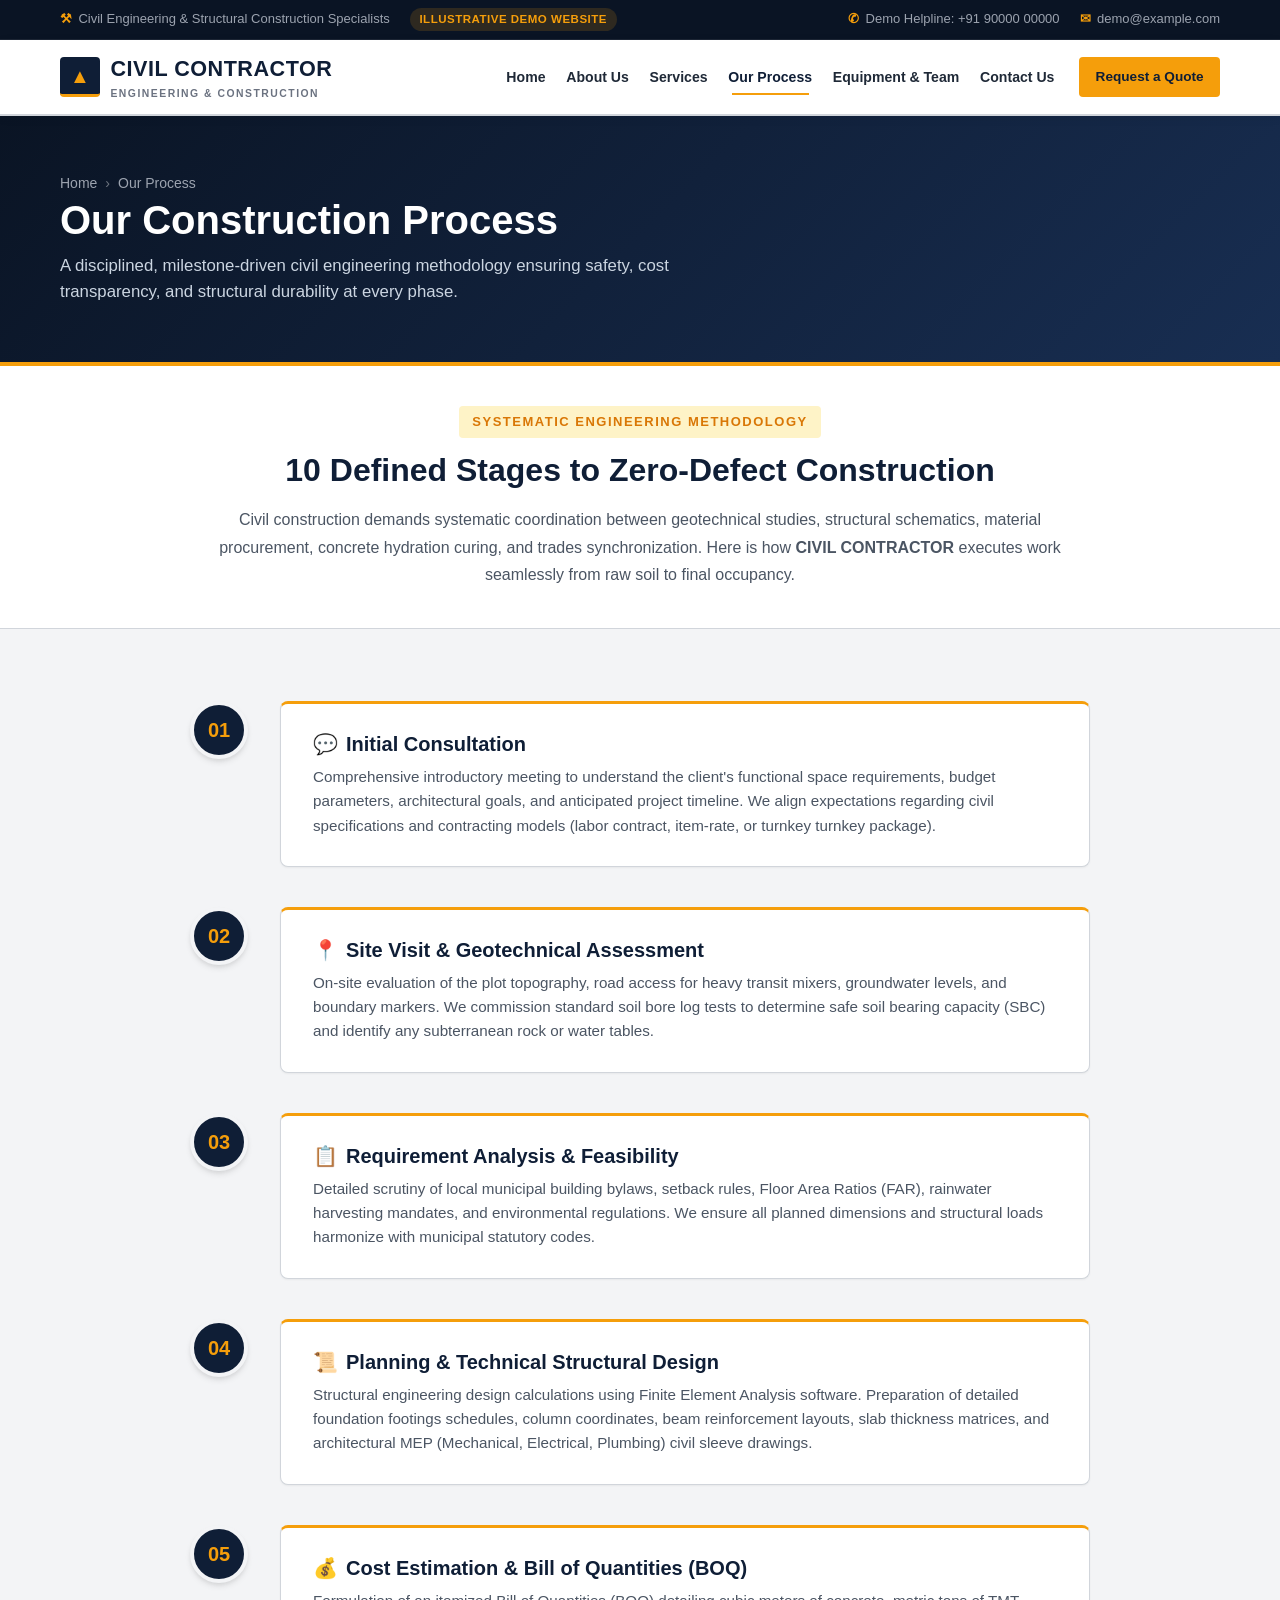
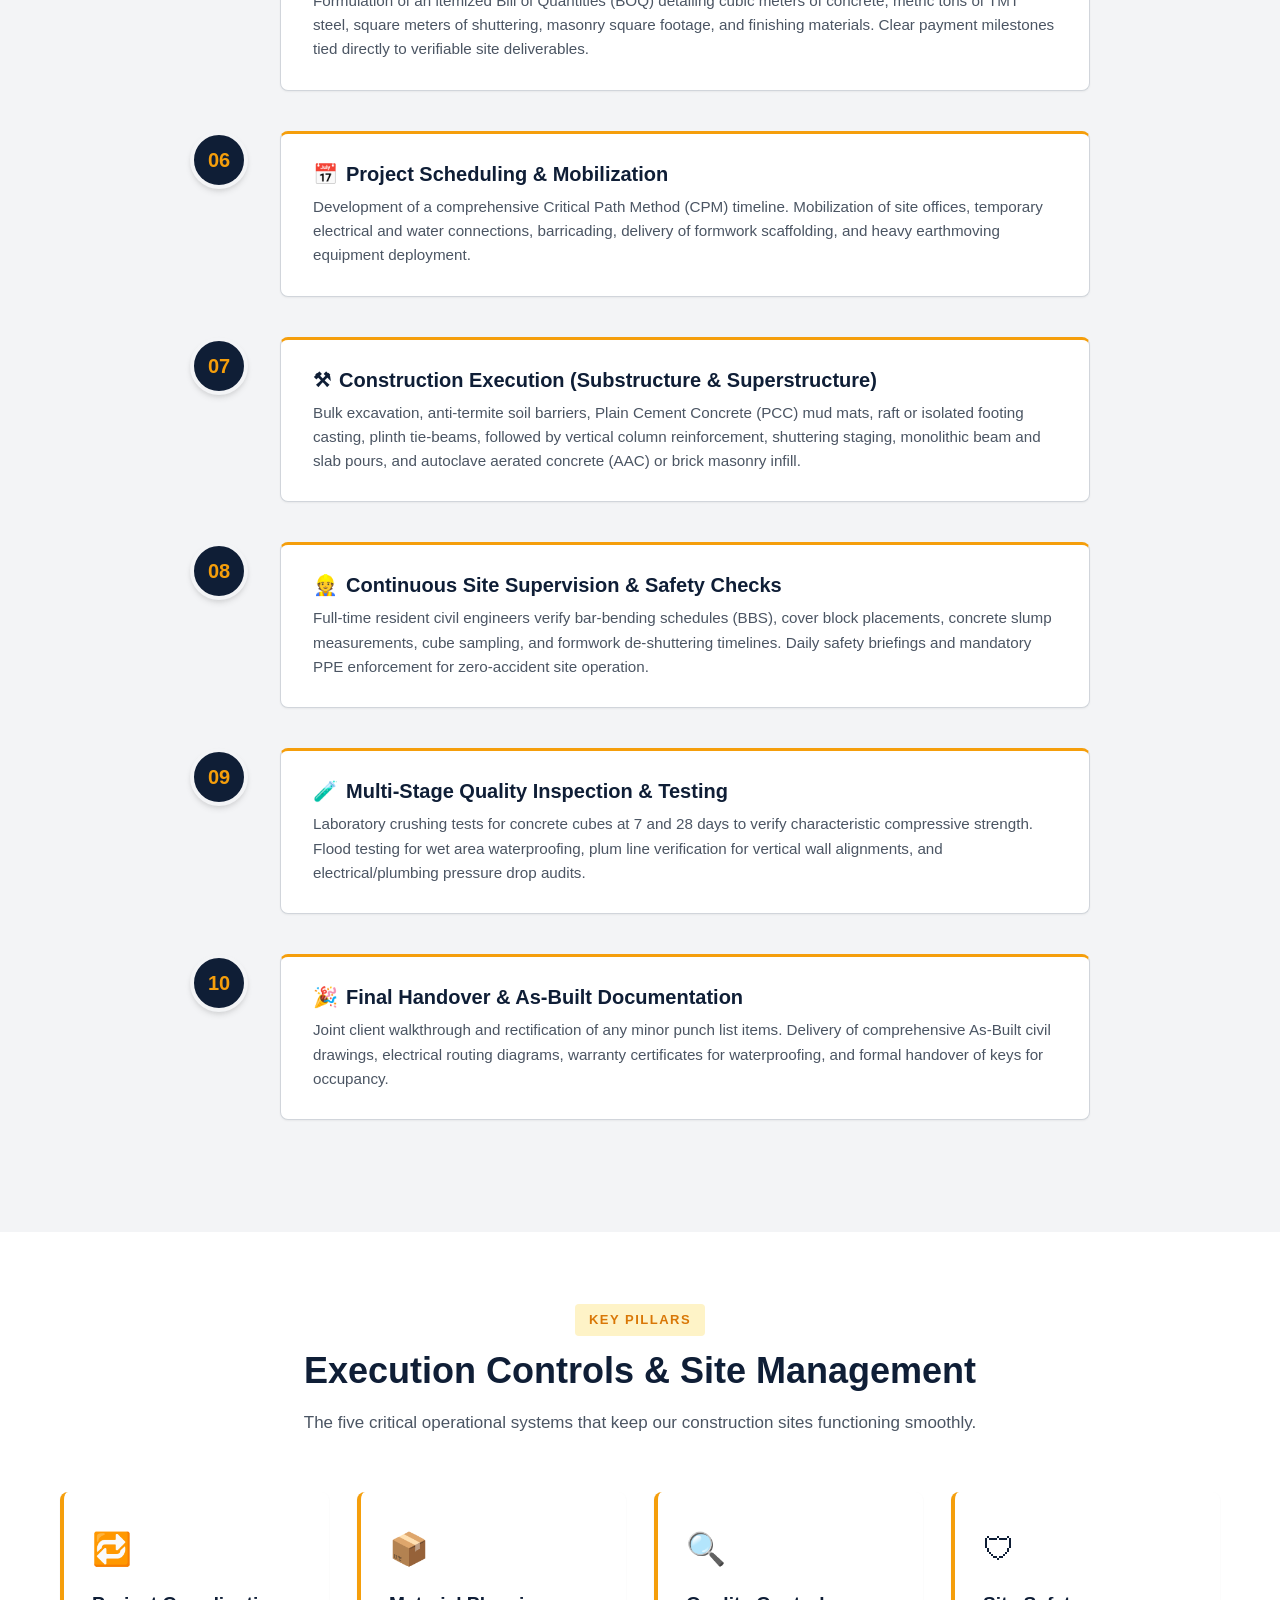
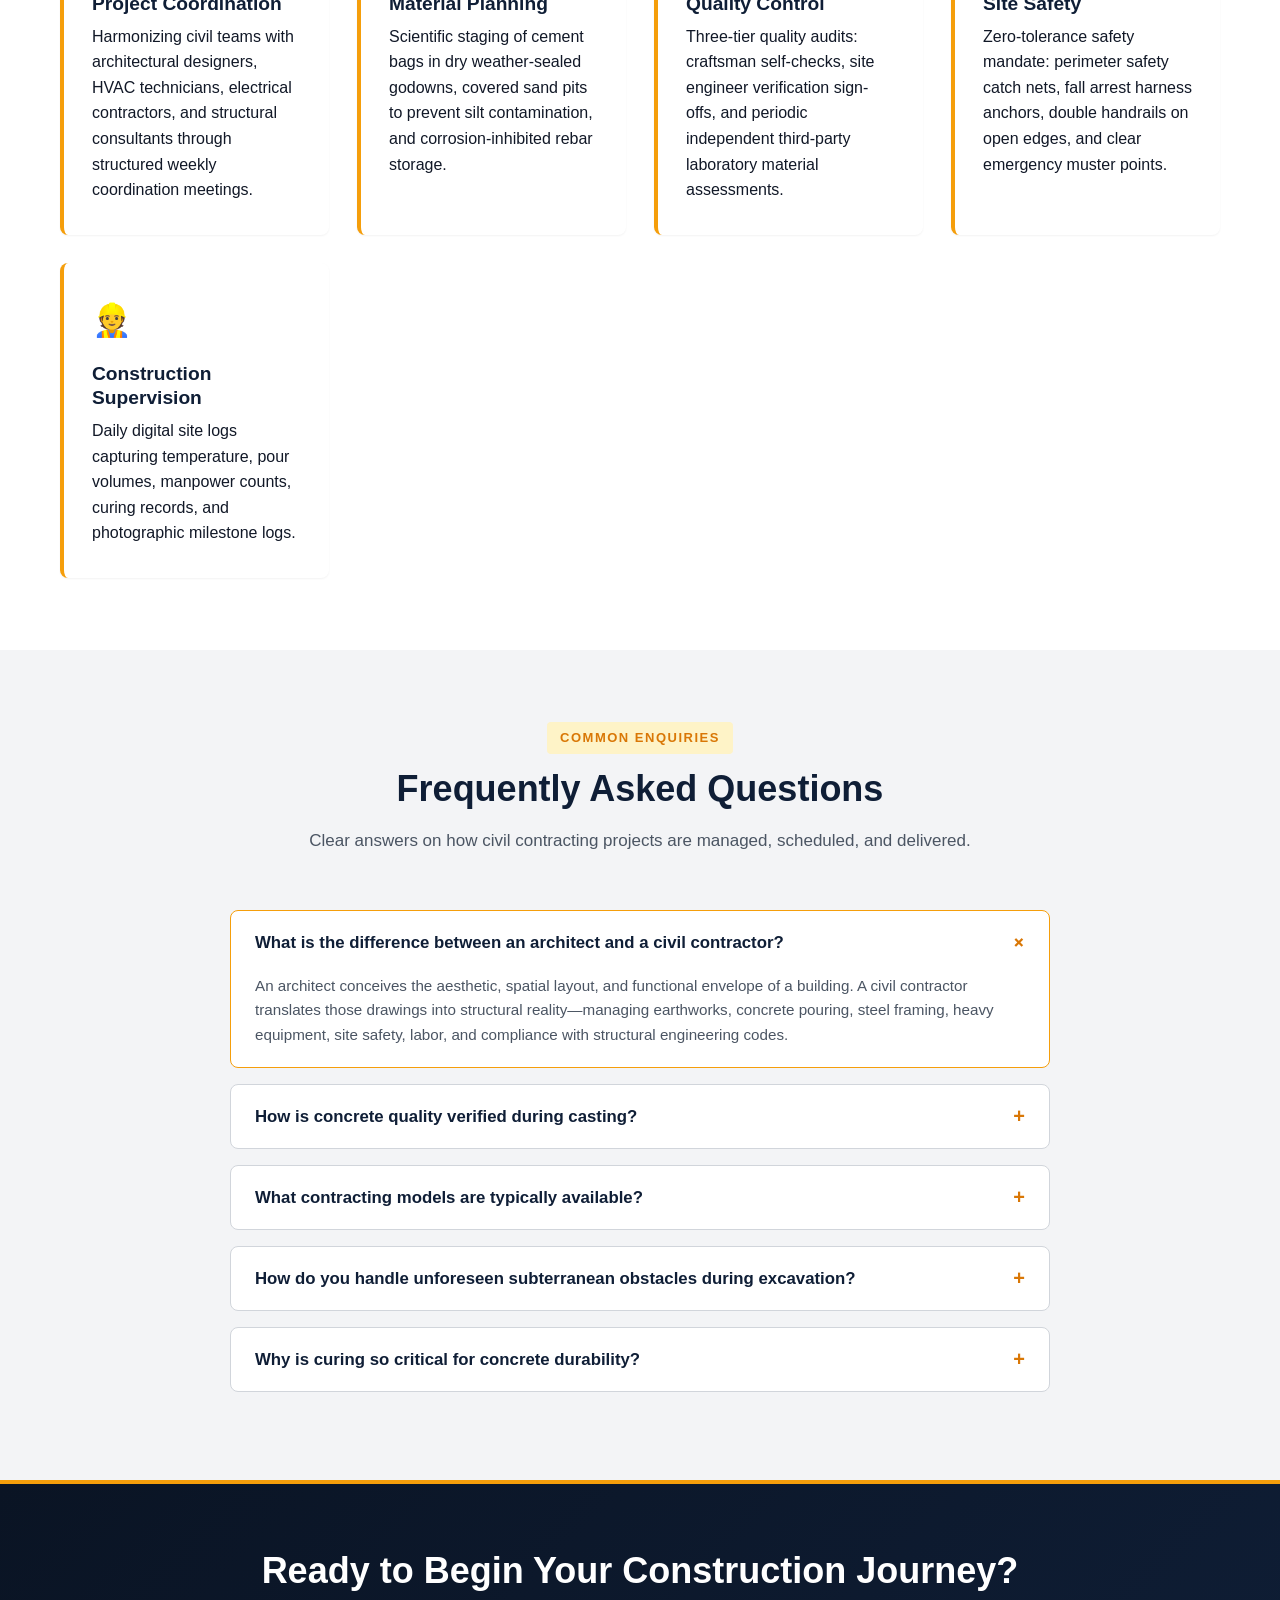
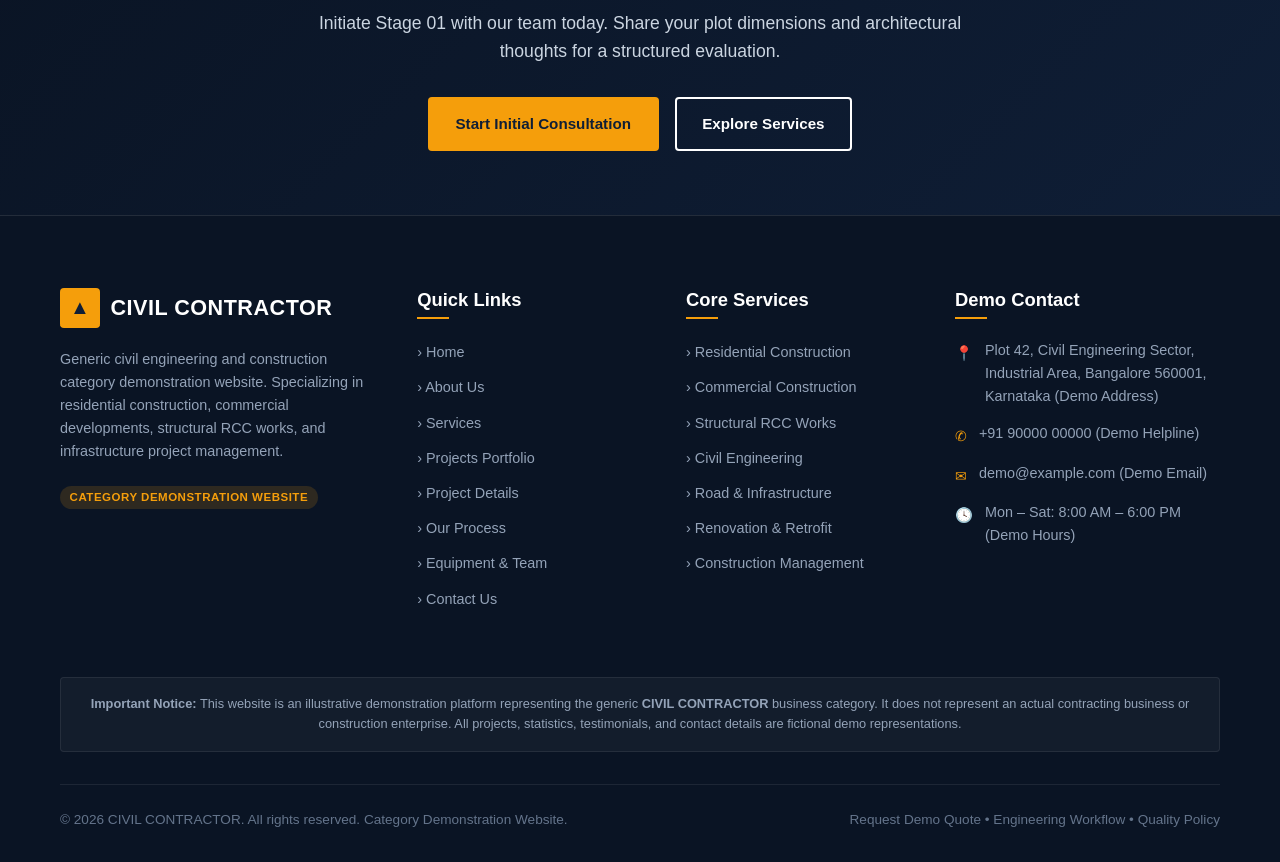
<file: process.html>
<!DOCTYPE html>
<html lang="en">
<head>
  <meta charset="UTF-8">
  <meta name="viewport" content="width=device-width, initial-scale=1.0">
  <title>Our Process | CIVIL CONTRACTOR</title>
  <meta name="description" content="Explore our disciplined 10-stage civil contracting roadmap from initial site assessment to technical planning, excavation, structural casting, and turnkey handover.">
  <link rel="stylesheet" href="css/style.css">
</head>
<body>

  <!-- Top Announcement Bar -->
  <div class="top-bar">
    <div class="container">
      <div class="top-bar-left">
        <span class="top-bar-item"><strong class="icon">&#9874;</strong> Civil Engineering &amp; Structural Construction Specialists</span>
        <span class="demo-badge-pill">Illustrative Demo Website</span>
      </div>
      <div class="top-bar-right">
        <span class="top-bar-item"><strong class="icon">&#9990;</strong> Demo Helpline: +91 90000 00000</span>
        <span class="top-bar-item"><strong class="icon">&#9993;</strong> demo@example.com</span>
      </div>
    </div>
  </div>

  <!-- Main Header & Navigation -->
  <header class="main-header">
    <div class="container header-container">
      <a href="index.html" class="logo-wrapper" title="CIVIL CONTRACTOR Homepage">
        <div class="logo-icon-mark">&#9650;</div>
        <div>
          <span class="logo-text">CIVIL CONTRACTOR</span>
          <span class="logo-tagline">Engineering &amp; Construction</span>
        </div>
      </a>

      <nav class="main-nav" aria-label="Main Navigation">
        <ul class="nav-list">
          <li><a href="index.html" class="nav-link">Home</a></li>
          <li><a href="about.html" class="nav-link">About Us</a></li>
          <li><a href="services.html" class="nav-link">Services</a></li>
          <li><a href="process.html" class="nav-link active">Our Process</a></li>
          <li><a href="equipment.html" class="nav-link">Equipment &amp; Team</a></li>
          <li><a href="contact.html" class="nav-link">Contact Us</a></li>
        </ul>
        <div class="header-cta-btn">
          <a href="contact.html#quote-section" class="btn btn-primary btn-sm">Request a Quote</a>
        </div>
      </nav>

      <button class="mobile-menu-toggle" aria-label="Toggle navigation menu" aria-expanded="false">
        <span></span>
        <span></span>
        <span></span>
      </button>
    </div>
  </header>

  <!-- Page Banner -->
  <section class="page-banner">
    <div class="container">
      <ul class="breadcrumb-list">
        <li><a href="index.html">Home</a></li>
        <li class="breadcrumb-separator">&rsaquo;</li>
        <li><span>Our Process</span></li>
      </ul>
      <h1>Our Construction Process</h1>
      <p style="color: #cbd5e1; font-size: 1.05rem; max-width: 650px; margin-top: 0.5rem;">
        A disciplined, milestone-driven civil engineering methodology ensuring safety, cost transparency, and structural durability at every phase.
      </p>
    </div>
  </section>

  <!-- Process Introduction & Overview Banner -->
  <section class="section-padding-sm bg-white" style="border-bottom: 1px solid var(--steel-border);">
    <div class="container">
      <div style="max-width: 860px; margin: 0 auto; text-align: center;">
        <span class="section-tag">Systematic Engineering Methodology</span>
        <h2 style="font-size: 2rem; margin-bottom: 1rem;">10 Defined Stages to Zero-Defect Construction</h2>
        <p style="color: var(--text-muted); font-size: 1rem; line-height: 1.7;">
          Civil construction demands systematic coordination between geotechnical studies, structural schematics, material procurement, concrete hydration curing, and trades synchronization. Here is how <strong>CIVIL CONTRACTOR</strong> executes work seamlessly from raw soil to final occupancy.
        </p>
      </div>
    </div>
  </section>

  <!-- The 10-Stage Timeline Section -->
  <section class="section-padding bg-steel">
    <div class="container">
      <div class="process-timeline">

        <!-- Stage 01 -->
        <div class="timeline-step">
          <div class="step-marker">01</div>
          <div class="timeline-content">
            <h3><span>&#128172;</span> Initial Consultation</h3>
            <p>
              Comprehensive introductory meeting to understand the client's functional space requirements, budget parameters, architectural goals, and anticipated project timeline. We align expectations regarding civil specifications and contracting models (labor contract, item-rate, or turnkey turnkey package).
            </p>
          </div>
        </div>

        <!-- Stage 02 -->
        <div class="timeline-step">
          <div class="step-marker">02</div>
          <div class="timeline-content">
            <h3><span>&#128205;</span> Site Visit &amp; Geotechnical Assessment</h3>
            <p>
              On-site evaluation of the plot topography, road access for heavy transit mixers, groundwater levels, and boundary markers. We commission standard soil bore log tests to determine safe soil bearing capacity (SBC) and identify any subterranean rock or water tables.
            </p>
          </div>
        </div>

        <!-- Stage 03 -->
        <div class="timeline-step">
          <div class="step-marker">03</div>
          <div class="timeline-content">
            <h3><span>&#128203;</span> Requirement Analysis &amp; Feasibility</h3>
            <p>
              Detailed scrutiny of local municipal building bylaws, setback rules, Floor Area Ratios (FAR), rainwater harvesting mandates, and environmental regulations. We ensure all planned dimensions and structural loads harmonize with municipal statutory codes.
            </p>
          </div>
        </div>

        <!-- Stage 04 -->
        <div class="timeline-step">
          <div class="step-marker">04</div>
          <div class="timeline-content">
            <h3><span>&#128220;</span> Planning &amp; Technical Structural Design</h3>
            <p>
              Structural engineering design calculations using Finite Element Analysis software. Preparation of detailed foundation footings schedules, column coordinates, beam reinforcement layouts, slab thickness matrices, and architectural MEP (Mechanical, Electrical, Plumbing) civil sleeve drawings.
            </p>
          </div>
        </div>

        <!-- Stage 05 -->
        <div class="timeline-step">
          <div class="step-marker">05</div>
          <div class="timeline-content">
            <h3><span>&#128176;</span> Cost Estimation &amp; Bill of Quantities (BOQ)</h3>
            <p>
              Formulation of an itemized Bill of Quantities (BOQ) detailing cubic meters of concrete, metric tons of TMT steel, square meters of shuttering, masonry square footage, and finishing materials. Clear payment milestones tied directly to verifiable site deliverables.
            </p>
          </div>
        </div>

        <!-- Stage 06 -->
        <div class="timeline-step">
          <div class="step-marker">06</div>
          <div class="timeline-content">
            <h3><span>&#128197;</span> Project Scheduling &amp; Mobilization</h3>
            <p>
              Development of a comprehensive Critical Path Method (CPM) timeline. Mobilization of site offices, temporary electrical and water connections, barricading, delivery of formwork scaffolding, and heavy earthmoving equipment deployment.
            </p>
          </div>
        </div>

        <!-- Stage 07 -->
        <div class="timeline-step">
          <div class="step-marker">07</div>
          <div class="timeline-content">
            <h3><span>&#9874;</span> Construction Execution (Substructure &amp; Superstructure)</h3>
            <p>
              Bulk excavation, anti-termite soil barriers, Plain Cement Concrete (PCC) mud mats, raft or isolated footing casting, plinth tie-beams, followed by vertical column reinforcement, shuttering staging, monolithic beam and slab pours, and autoclave aerated concrete (AAC) or brick masonry infill.
            </p>
          </div>
        </div>

        <!-- Stage 08 -->
        <div class="timeline-step">
          <div class="step-marker">08</div>
          <div class="timeline-content">
            <h3><span>&#128119;</span> Continuous Site Supervision &amp; Safety Checks</h3>
            <p>
              Full-time resident civil engineers verify bar-bending schedules (BBS), cover block placements, concrete slump measurements, cube sampling, and formwork de-shuttering timelines. Daily safety briefings and mandatory PPE enforcement for zero-accident site operation.
            </p>
          </div>
        </div>

        <!-- Stage 09 -->
        <div class="timeline-step">
          <div class="step-marker">09</div>
          <div class="timeline-content">
            <h3><span>&#129514;</span> Multi-Stage Quality Inspection &amp; Testing</h3>
            <p>
              Laboratory crushing tests for concrete cubes at 7 and 28 days to verify characteristic compressive strength. Flood testing for wet area waterproofing, plum line verification for vertical wall alignments, and electrical/plumbing pressure drop audits.
            </p>
          </div>
        </div>

        <!-- Stage 10 -->
        <div class="timeline-step">
          <div class="step-marker">10</div>
          <div class="timeline-content">
            <h3><span>&#127881;</span> Final Handover &amp; As-Built Documentation</h3>
            <p>
              Joint client walkthrough and rectification of any minor punch list items. Delivery of comprehensive As-Built civil drawings, electrical routing diagrams, warranty certificates for waterproofing, and formal handover of keys for occupancy.
            </p>
          </div>
        </div>

      </div>
    </div>
  </section>

  <!-- Technical Capabilities & Coordination Pillars -->
  <section class="section-padding bg-white">
    <div class="container">
      <div class="section-header">
        <span class="section-tag">Key Pillars</span>
        <h2 class="section-title">Execution Controls &amp; Site Management</h2>
        <p class="section-subtitle">The five critical operational systems that keep our construction sites functioning smoothly.</p>
      </div>

      <div class="why-choose-grid">
        <div class="why-choose-card">
          <div class="why-icon">&#128257;</div>
          <h3>Project Coordination</h3>
          <p>Harmonizing civil teams with architectural designers, HVAC technicians, electrical contractors, and structural consultants through structured weekly coordination meetings.</p>
        </div>

        <div class="why-choose-card">
          <div class="why-icon">&#128230;</div>
          <h3>Material Planning</h3>
          <p>Scientific staging of cement bags in dry weather-sealed godowns, covered sand pits to prevent silt contamination, and corrosion-inhibited rebar storage.</p>
        </div>

        <div class="why-choose-card">
          <div class="why-icon">&#128269;</div>
          <h3>Quality Control</h3>
          <p>Three-tier quality audits: craftsman self-checks, site engineer verification sign-offs, and periodic independent third-party laboratory material assessments.</p>
        </div>

        <div class="why-choose-card">
          <div class="why-icon">&#128737;</div>
          <h3>Site Safety</h3>
          <p>Zero-tolerance safety mandate: perimeter safety catch nets, fall arrest harness anchors, double handrails on open edges, and clear emergency muster points.</p>
        </div>

        <div class="why-choose-card">
          <div class="why-icon">&#128119;</div>
          <h3>Construction Supervision</h3>
          <p>Daily digital site logs capturing temperature, pour volumes, manpower counts, curing records, and photographic milestone logs.</p>
        </div>
      </div>
    </div>
  </section>

  <!-- Frequently Asked Questions Accordion -->
  <section class="section-padding bg-steel">
    <div class="container">
      <div class="section-header">
        <span class="section-tag">Common Enquiries</span>
        <h2 class="section-title">Frequently Asked Questions</h2>
        <p class="section-subtitle">Clear answers on how civil contracting projects are managed, scheduled, and delivered.</p>
      </div>

      <div class="faq-accordion">
        <!-- FAQ 1 -->
        <div class="faq-item active">
          <button class="faq-question" aria-expanded="true">
            <span>What is the difference between an architect and a civil contractor?</span>
            <span class="faq-icon">&#43;</span>
          </button>
          <div class="faq-answer">
            An architect conceives the aesthetic, spatial layout, and functional envelope of a building. A civil contractor translates those drawings into structural reality—managing earthworks, concrete pouring, steel framing, heavy equipment, site safety, labor, and compliance with structural engineering codes.
          </div>
        </div>

        <!-- FAQ 2 -->
        <div class="faq-item">
          <button class="faq-question" aria-expanded="false">
            <span>How is concrete quality verified during casting?</span>
            <span class="faq-icon">&#43;</span>
          </button>
          <div class="faq-answer">
            Concrete quality is verified in real-time on site. A slump cone test is performed on each transit mixer batch to ensure proper workability. Simultaneously, standard 150mm test cubes are cast, labeled, cured on site, and crushed in calibrated compression testing machines at 7 days and 28 days to confirm design strength (e.g. M25 or M30).
          </div>
        </div>

        <!-- FAQ 3 -->
        <div class="faq-item">
          <button class="faq-question" aria-expanded="false">
            <span>What contracting models are typically available?</span>
            <span class="faq-icon">&#43;</span>
          </button>
          <div class="faq-answer">
            We support three primary models: (1) Turnkey Contract (materials, equipment, and labor included from foundation to handover), (2) Item-Rate Contract (priced per unit of measured civil work based on a detailed BOQ), and (3) Pure Labor &amp; Equipment Contracting (where the client procures major materials).
          </div>
        </div>

        <!-- FAQ 4 -->
        <div class="faq-item">
          <button class="faq-question" aria-expanded="false">
            <span>How do you handle unforeseen subterranean obstacles during excavation?</span>
            <span class="faq-icon">&#43;</span>
          </button>
          <div class="faq-answer">
            Prior to excavation, geotechnical soil bore tests identify major subsurface layers. If unexpected boulders, water tables, or loose soil strata are encountered, our structural engineering team immediately assesses the conditions, recalculates footing dimensions or recommends isolated rock trenching/piling without compromising safety.
          </div>
        </div>

        <!-- FAQ 5 -->
        <div class="faq-item">
          <button class="faq-question" aria-expanded="false">
            <span>Why is curing so critical for concrete durability?</span>
            <span class="faq-icon">&#43;</span>
          </button>
          <div class="faq-answer">
            Curing maintains adequate moisture within the concrete mass to allow the chemical reaction known as cement hydration to occur. Inadequate curing results in surface shrinkage cracking, reduced compressive strength, and high permeability that accelerates rebar corrosion. We enforce continuous 14 to 21-day curing regimes.
          </div>
        </div>
      </div>
    </div>
  </section>

  <!-- Call to Action Banner -->
  <section class="cta-banner">
    <div class="container">
      <h2>Ready to Begin Your Construction Journey?</h2>
      <p>Initiate Stage 01 with our team today. Share your plot dimensions and architectural thoughts for a structured evaluation.</p>
      <div class="cta-buttons">
        <a href="contact.html#quote-section" class="btn btn-primary">Start Initial Consultation</a>
        <a href="services.html" class="btn btn-secondary">Explore Services</a>
      </div>
    </div>
  </section>

  <!-- Global Footer -->
  <footer class="main-footer">
    <div class="container">
      <div class="footer-grid">
        <div class="footer-col footer-about">
          <div class="logo-wrapper" style="margin-bottom: 1.25rem;">
            <div class="logo-icon-mark" style="background-color: var(--accent-yellow); color: var(--primary-navy);">&#9650;</div>
            <span class="logo-text" style="color: var(--pure-white);">CIVIL CONTRACTOR</span>
          </div>
          <p>
            Generic civil engineering and construction category demonstration website. Specializing in residential construction, commercial developments, structural RCC works, and infrastructure project management.
          </p>
          <div class="demo-badge-pill" style="display: inline-block;">Category Demonstration Website</div>
        </div>

        <div class="footer-col">
          <h4>Quick Links</h4>
          <ul class="footer-links">
            <li><a href="index.html">&rsaquo; Home</a></li>
            <li><a href="about.html">&rsaquo; About Us</a></li>
            <li><a href="services.html">&rsaquo; Services</a></li>
            <li><a href="projects.html">&rsaquo; Projects Portfolio</a></li>
            <li><a href="project-details.html">&rsaquo; Project Details</a></li>
            <li><a href="process.html">&rsaquo; Our Process</a></li>
            <li><a href="equipment.html">&rsaquo; Equipment &amp; Team</a></li>
            <li><a href="contact.html">&rsaquo; Contact Us</a></li>
          </ul>
        </div>

        <div class="footer-col">
          <h4>Core Services</h4>
          <ul class="footer-links">
            <li><a href="services.html#residential">&rsaquo; Residential Construction</a></li>
            <li><a href="services.html#commercial">&rsaquo; Commercial Construction</a></li>
            <li><a href="services.html#structural">&rsaquo; Structural RCC Works</a></li>
            <li><a href="services.html#civil">&rsaquo; Civil Engineering</a></li>
            <li><a href="services.html#road">&rsaquo; Road &amp; Infrastructure</a></li>
            <li><a href="services.html#renovation">&rsaquo; Renovation &amp; Retrofit</a></li>
            <li><a href="services.html#management">&rsaquo; Construction Management</a></li>
          </ul>
        </div>

        <div class="footer-col">
          <h4>Demo Contact</h4>
          <div class="footer-contact-item">
            <span class="icon">&#128205;</span>
            <span>Plot 42, Civil Engineering Sector, Industrial Area, Bangalore 560001, Karnataka (Demo Address)</span>
          </div>
          <div class="footer-contact-item">
            <span class="icon">&#9990;</span>
            <span>+91 90000 00000 (Demo Helpline)</span>
          </div>
          <div class="footer-contact-item">
            <span class="icon">&#9993;</span>
            <span>demo@example.com (Demo Email)</span>
          </div>
          <div class="footer-contact-item">
            <span class="icon">&#128339;</span>
            <span>Mon &ndash; Sat: 8:00 AM &ndash; 6:00 PM (Demo Hours)</span>
          </div>
        </div>
      </div>

      <div class="footer-disclaimer-box">
        <strong>Important Notice:</strong> This website is an illustrative demonstration platform representing the generic <strong>CIVIL CONTRACTOR</strong> business category. It does not represent an actual contracting business or construction enterprise. All projects, statistics, testimonials, and contact details are fictional demo representations.
      </div>

      <div class="footer-bottom">
        <div>&copy; 2026 CIVIL CONTRACTOR. All rights reserved. Category Demonstration Website.</div>
        <div>
          <a href="contact.html#quote-section">Request Demo Quote</a> &bull;
          <a href="process.html">Engineering Workflow</a> &bull;
          <a href="about.html">Quality Policy</a>
        </div>
      </div>
    </div>
  </footer>

  <script src="js/script.js"></script>
</body>
</html>
</file>
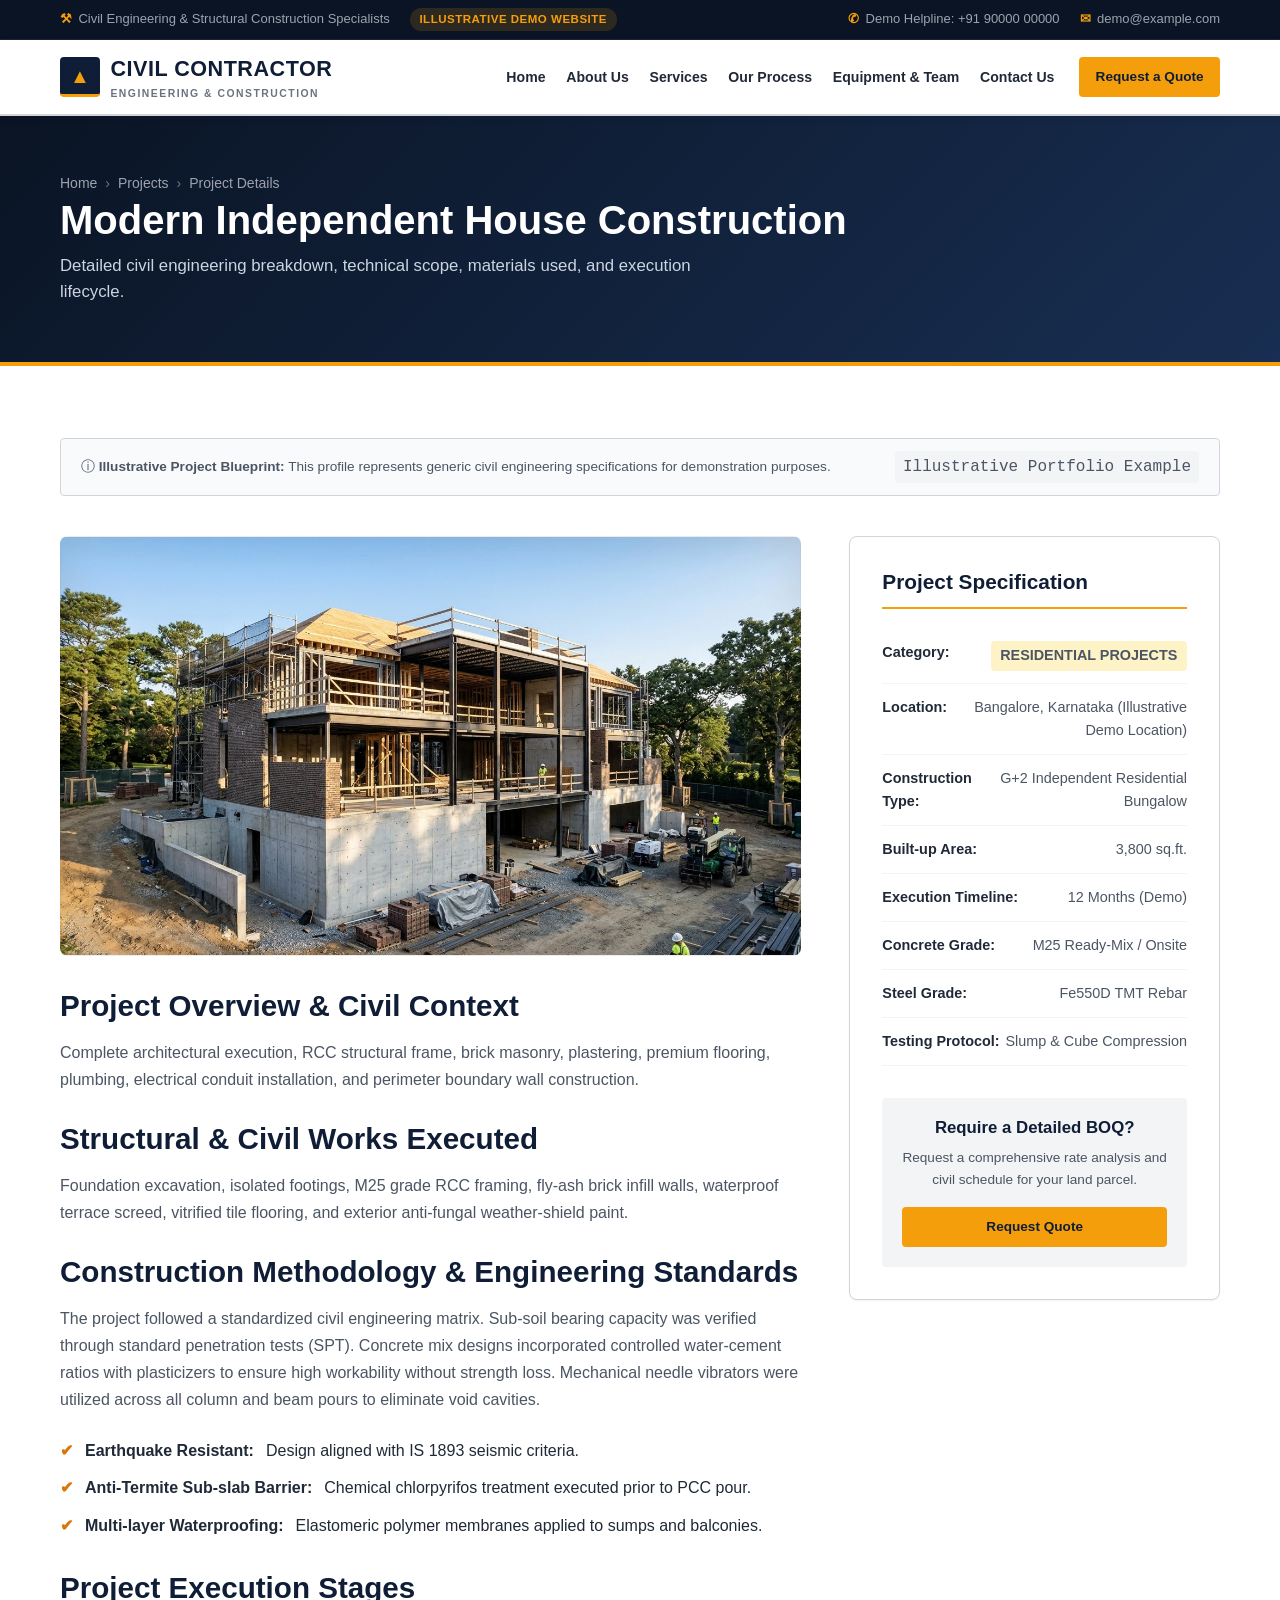
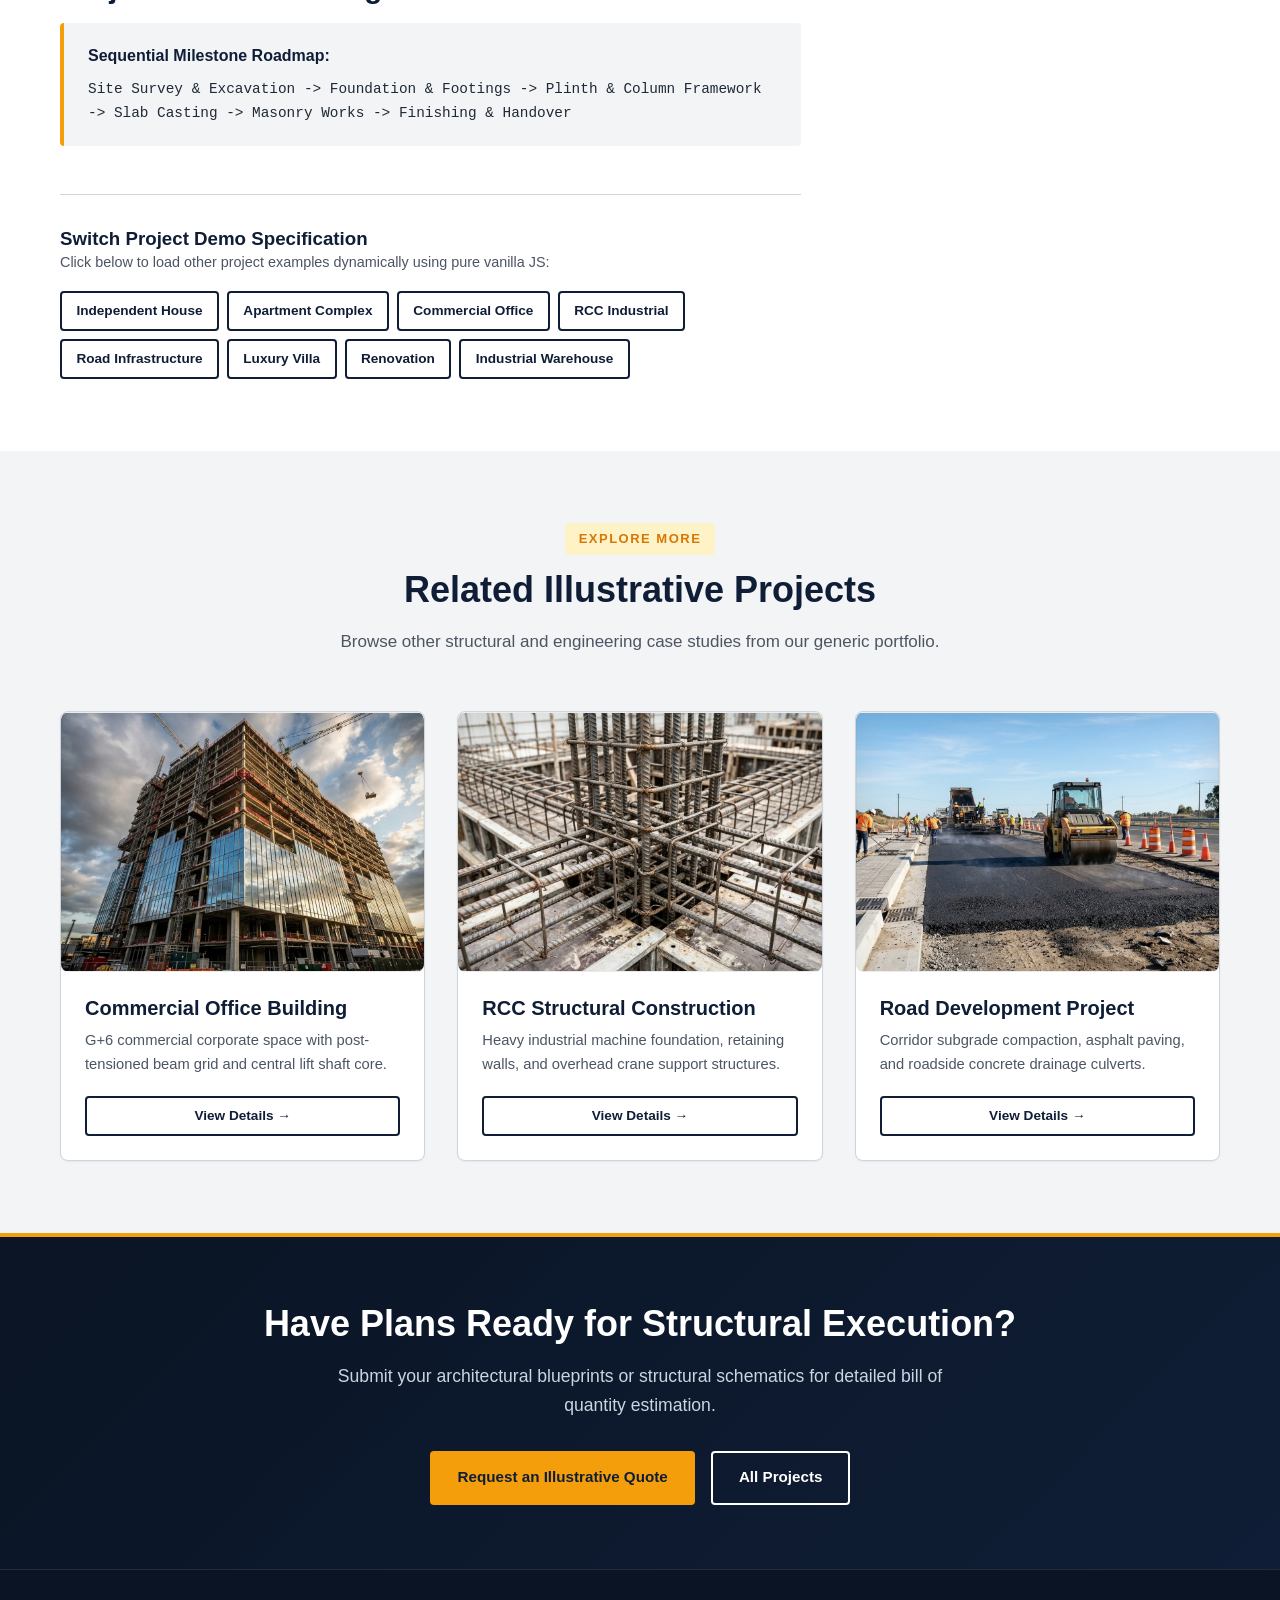
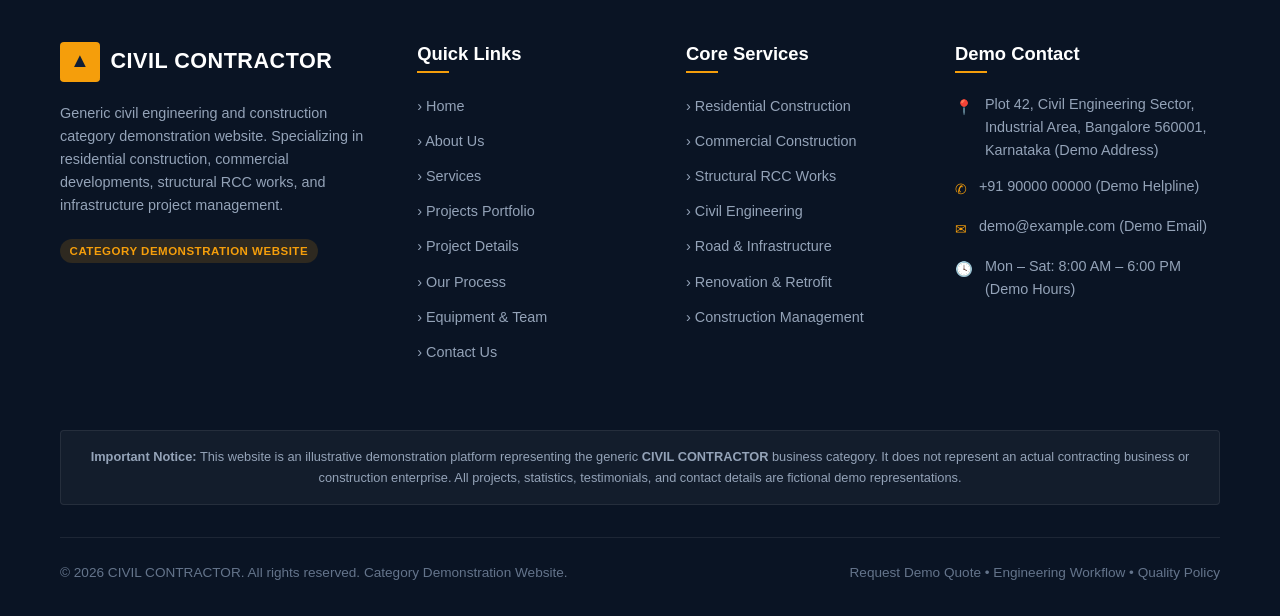
<file: project-details.html>
<!DOCTYPE html>
<html lang="en">
<head>
  <meta charset="UTF-8">
  <meta name="viewport" content="width=device-width, initial-scale=1.0">
  <title>Project Details | CIVIL CONTRACTOR</title>
  <meta name="description" content="Detailed engineering breakdown, structural specifications, construction methodology, and execution stages for our civil contracting projects.">
  <link rel="stylesheet" href="css/style.css">
</head>
<body>

  <!-- Top Announcement Bar -->
  <div class="top-bar">
    <div class="container">
      <div class="top-bar-left">
        <span class="top-bar-item"><strong class="icon">&#9874;</strong> Civil Engineering &amp; Structural Construction Specialists</span>
        <span class="demo-badge-pill">Illustrative Demo Website</span>
      </div>
      <div class="top-bar-right">
        <span class="top-bar-item"><strong class="icon">&#9990;</strong> Demo Helpline: +91 90000 00000</span>
        <span class="top-bar-item"><strong class="icon">&#9993;</strong> demo@example.com</span>
      </div>
    </div>
  </div>

  <!-- Main Header & Navigation -->
  <header class="main-header">
    <div class="container header-container">
      <a href="index.html" class="logo-wrapper" title="CIVIL CONTRACTOR Homepage">
        <div class="logo-icon-mark">&#9650;</div>
        <div>
          <span class="logo-text">CIVIL CONTRACTOR</span>
          <span class="logo-tagline">Engineering &amp; Construction</span>
        </div>
      </a>

      <nav class="main-nav" aria-label="Main Navigation">
        <ul class="nav-list">
          <li><a href="index.html" class="nav-link">Home</a></li>
          <li><a href="about.html" class="nav-link">About Us</a></li>
          <li><a href="services.html" class="nav-link">Services</a></li>
          <li><a href="process.html" class="nav-link">Our Process</a></li>
          <li><a href="equipment.html" class="nav-link">Equipment &amp; Team</a></li>
          <li><a href="contact.html" class="nav-link">Contact Us</a></li>
        </ul>
        <div class="header-cta-btn">
          <a href="contact.html#quote-section" class="btn btn-primary btn-sm">Request a Quote</a>
        </div>
      </nav>

      <button class="mobile-menu-toggle" aria-label="Toggle navigation menu" aria-expanded="false">
        <span></span>
        <span></span>
        <span></span>
      </button>
    </div>
  </header>

  <!-- Page Banner -->
  <section class="page-banner">
    <div class="container">
      <ul class="breadcrumb-list">
        <li><a href="index.html">Home</a></li>
        <li class="breadcrumb-separator">&rsaquo;</li>
        <li><a href="projects.html">Projects</a></li>
        <li class="breadcrumb-separator">&rsaquo;</li>
        <li><span>Project Details</span></li>
      </ul>
      <h1 id="projectBannerTitle">Modern Independent House Construction</h1>
      <p style="color: #cbd5e1; font-size: 1.05rem; max-width: 650px; margin-top: 0.5rem;">
        Detailed civil engineering breakdown, technical scope, materials used, and execution lifecycle.
      </p>
    </div>
  </section>

  <!-- Project Details Content -->
  <section class="section-padding bg-white" id="projectDetailsContainer">
    <div class="container">

      <!-- Disclaimer Header -->
      <div style="background-color: #f8fafc; border: 1px solid var(--steel-border); padding: 0.75rem 1.25rem; border-radius: var(--radius-sm); margin-bottom: 2.5rem; display: flex; align-items: center; justify-content: space-between; flex-wrap: gap; gap: 1rem;">
        <span style="font-size: 0.85rem; color: var(--text-muted);">
          &#9432; <strong>Illustrative Project Blueprint:</strong> This profile represents generic civil engineering specifications for demonstration purposes.
        </span>
        <span class="project-status-badge" id="projectDetailStatus">Illustrative Portfolio Example</span>
      </div>

      <div class="project-details-grid">
        <!-- Main Project Info Column -->
        <div class="project-details-main">
          
          <!-- Planned Reusable Image Placeholder -->
          <div id="projectDetailPlaceholder" class="img-placeholder-slot placeholder-residential-construction" style="min-height: 420px; margin-bottom: 2rem;">
            <span class="placeholder-badge">&#127968; Image Slot 2 / 10 (Reused)</span>
            <div class="placeholder-title" id="projectDetailTitle">Modern Independent House Construction</div>
            <p style="color: #cbd5e1; font-size: 0.85rem; max-width: 320px;">
              Active structural development showing reinforced concrete columns, tower crane framework, and engineering supervision.
            </p>
            <span class="placeholder-spec">residential-construction.jpg</span>
          </div>

          <h2>Project Overview &amp; Civil Context</h2>
          <p id="projectDetailScope">
            Complete architectural execution, RCC structural frame, brick masonry, plastering, premium flooring, plumbing, electrical conduit installation, and perimeter boundary wall construction.
          </p>

          <h2>Structural &amp; Civil Works Executed</h2>
          <p id="projectDetailWorks">
            Foundation excavation, isolated footings, M25 grade RCC framing, fly-ash brick infill walls, waterproof terrace screed, vitrified tile flooring, and exterior anti-fungal weather-shield paint.
          </p>

          <h2>Construction Methodology &amp; Engineering Standards</h2>
          <p>
            The project followed a standardized civil engineering matrix. Sub-soil bearing capacity was verified through standard penetration tests (SPT). Concrete mix designs incorporated controlled water-cement ratios with plasticizers to ensure high workability without strength loss. Mechanical needle vibrators were utilized across all column and beam pours to eliminate void cavities.
          </p>
          <ul class="feature-checklist">
            <li><span class="check-icon">&#10004;</span> <strong>Earthquake Resistant:</strong> Design aligned with IS 1893 seismic criteria.</li>
            <li><span class="check-icon">&#10004;</span> <strong>Anti-Termite Sub-slab Barrier:</strong> Chemical chlorpyrifos treatment executed prior to PCC pour.</li>
            <li><span class="check-icon">&#10004;</span> <strong>Multi-layer Waterproofing:</strong> Elastomeric polymer membranes applied to sumps and balconies.</li>
          </ul>

          <h2 style="margin-top: 2rem;">Project Execution Stages</h2>
          <div style="background-color: var(--steel-grey); border-left: 4px solid var(--accent-yellow); padding: 1.25rem 1.5rem; border-radius: var(--radius-sm); margin-top: 1rem;">
            <strong style="color: var(--primary-navy); display: block; margin-bottom: 0.5rem;">Sequential Milestone Roadmap:</strong>
            <p id="projectDetailStages" style="font-family: var(--font-mono); font-size: 0.9rem; color: var(--charcoal); margin: 0;">
              Site Survey &amp; Excavation &rarr; Foundation &amp; Footings &rarr; Plinth &amp; Column Framework &rarr; Slab Casting &rarr; Masonry Works &rarr; Finishing &amp; Handover
            </p>
          </div>

          <div style="margin-top: 3rem; padding-top: 2rem; border-top: 1px solid var(--steel-border);">
            <h3>Switch Project Demo Specification</h3>
            <p style="font-size: 0.9rem; color: var(--text-muted); margin-bottom: 1rem;">Click below to load other project examples dynamically using pure vanilla JS:</p>
            <div style="display: flex; flex-wrap: wrap; gap: 0.5rem;">
              <a href="project-details.html?id=independent-house" class="btn btn-outline-navy btn-sm">Independent House</a>
              <a href="project-details.html?id=apartment-complex" class="btn btn-outline-navy btn-sm">Apartment Complex</a>
              <a href="project-details.html?id=commercial-office" class="btn btn-outline-navy btn-sm">Commercial Office</a>
              <a href="project-details.html?id=rcc-structural" class="btn btn-outline-navy btn-sm">RCC Industrial</a>
              <a href="project-details.html?id=road-development" class="btn btn-outline-navy btn-sm">Road Infrastructure</a>
              <a href="project-details.html?id=villa-construction" class="btn btn-outline-navy btn-sm">Luxury Villa</a>
              <a href="project-details.html?id=building-renovation" class="btn btn-outline-navy btn-sm">Renovation</a>
              <a href="project-details.html?id=industrial-facility" class="btn btn-outline-navy btn-sm">Industrial Warehouse</a>
            </div>
          </div>
        </div>

        <!-- Sidebar Specifications Column -->
        <aside class="spec-sidebar">
          <h3>Project Specification</h3>
          <ul class="spec-list">
            <li>
              <strong>Category:</strong>
              <span id="projectDetailCategory" class="project-category-badge">Residential Projects</span>
            </li>
            <li>
              <strong>Location:</strong>
              <span id="projectDetailLocation">Bangalore, KA (Demo)</span>
            </li>
            <li>
              <strong>Construction Type:</strong>
              <span id="projectDetailType">G+2 RCC Structure</span>
            </li>
            <li>
              <strong>Built-up Area:</strong>
              <span id="projectDetailArea">3,800 sq.ft.</span>
            </li>
            <li>
              <strong>Execution Timeline:</strong>
              <span id="projectDetailTimeline">12 Months (Demo)</span>
            </li>
            <li>
              <strong>Concrete Grade:</strong>
              <span>M25 Ready-Mix / Onsite</span>
            </li>
            <li>
              <strong>Steel Grade:</strong>
              <span>Fe550D TMT Rebar</span>
            </li>
            <li>
              <strong>Testing Protocol:</strong>
              <span>Slump &amp; Cube Compression</span>
            </li>
          </ul>

          <div style="margin-top: 2rem; background: var(--steel-grey); padding: 1.25rem; border-radius: var(--radius-sm); text-align: center;">
            <h4 style="font-size: 1.05rem; margin-bottom: 0.5rem;">Require a Detailed BOQ?</h4>
            <p style="font-size: 0.85rem; color: var(--text-muted); margin-bottom: 1rem;">
              Request a comprehensive rate analysis and civil schedule for your land parcel.
            </p>
            <a href="contact.html#quote-section" class="btn btn-primary btn-sm" style="width: 100%;">Request Quote</a>
          </div>
        </aside>
      </div>

    </div>
  </section>

  <!-- Related Projects Section -->
  <section class="section-padding bg-steel">
    <div class="container">
      <div class="section-header">
        <span class="section-tag">Explore More</span>
        <h2 class="section-title">Related Illustrative Projects</h2>
        <p class="section-subtitle">Browse other structural and engineering case studies from our generic portfolio.</p>
      </div>

      <div class="projects-grid">
        <!-- Related 1 -->
        <div class="project-card">
          <!-- Planned Image 3 of 10 (Reused): commercial-construction.jpg -->
          <div class="img-placeholder-slot placeholder-commercial-construction">
            <span class="placeholder-badge">&#127970; Image Slot 3 / 10 (Reused)</span>
            <div class="placeholder-title">Commercial Office Building</div>
            <span class="placeholder-spec">commercial-construction.jpg</span>
          </div>
          <div class="project-content">
            <h3 class="project-title">Commercial Office Building</h3>
            <p class="project-desc">G+6 commercial corporate space with post-tensioned beam grid and central lift shaft core.</p>
            <a href="project-details.html?id=commercial-office" class="btn btn-outline-navy btn-sm">View Details &rarr;</a>
          </div>
        </div>

        <!-- Related 2 -->
        <div class="project-card">
          <!-- Planned Image 4 of 10 (Reused): structural-work.jpg -->
          <div class="img-placeholder-slot placeholder-structural-work">
            <span class="placeholder-badge">&#9874; Image Slot 4 / 10 (Reused)</span>
            <div class="placeholder-title">RCC Structural Construction</div>
            <span class="placeholder-spec">structural-work.jpg</span>
          </div>
          <div class="project-content">
            <h3 class="project-title">RCC Structural Construction</h3>
            <p class="project-desc">Heavy industrial machine foundation, retaining walls, and overhead crane support structures.</p>
            <a href="project-details.html?id=rcc-structural" class="btn btn-outline-navy btn-sm">View Details &rarr;</a>
          </div>
        </div>

        <!-- Related 3 -->
        <div class="project-card">
          <!-- Planned Image 5 of 10 (Reused): road-construction.jpg -->
          <div class="img-placeholder-slot placeholder-road-construction">
            <span class="placeholder-badge">&#128739; Image Slot 5 / 10 (Reused)</span>
            <div class="placeholder-title">Road Infrastructure Works</div>
            <span class="placeholder-spec">road-construction.jpg</span>
          </div>
          <div class="project-content">
            <h3 class="project-title">Road Development Project</h3>
            <p class="project-desc">Corridor subgrade compaction, asphalt paving, and roadside concrete drainage culverts.</p>
            <a href="project-details.html?id=road-development" class="btn btn-outline-navy btn-sm">View Details &rarr;</a>
          </div>
        </div>
      </div>
    </div>
  </section>

  <!-- Call to Action Banner -->
  <section class="cta-banner">
    <div class="container">
      <h2>Have Plans Ready for Structural Execution?</h2>
      <p>Submit your architectural blueprints or structural schematics for detailed bill of quantity estimation.</p>
      <div class="cta-buttons">
        <a href="contact.html#quote-section" class="btn btn-primary">Request an Illustrative Quote</a>
        <a href="projects.html" class="btn btn-secondary">All Projects</a>
      </div>
    </div>
  </section>

  <!-- Global Footer -->
  <footer class="main-footer">
    <div class="container">
      <div class="footer-grid">
        <div class="footer-col footer-about">
          <div class="logo-wrapper" style="margin-bottom: 1.25rem;">
            <div class="logo-icon-mark" style="background-color: var(--accent-yellow); color: var(--primary-navy);">&#9650;</div>
            <span class="logo-text" style="color: var(--pure-white);">CIVIL CONTRACTOR</span>
          </div>
          <p>
            Generic civil engineering and construction category demonstration website. Specializing in residential construction, commercial developments, structural RCC works, and infrastructure project management.
          </p>
          <div class="demo-badge-pill" style="display: inline-block;">Category Demonstration Website</div>
        </div>

        <div class="footer-col">
          <h4>Quick Links</h4>
          <ul class="footer-links">
            <li><a href="index.html">&rsaquo; Home</a></li>
            <li><a href="about.html">&rsaquo; About Us</a></li>
            <li><a href="services.html">&rsaquo; Services</a></li>
            <li><a href="projects.html">&rsaquo; Projects Portfolio</a></li>
            <li><a href="project-details.html">&rsaquo; Project Details</a></li>
            <li><a href="process.html">&rsaquo; Our Process</a></li>
            <li><a href="equipment.html">&rsaquo; Equipment &amp; Team</a></li>
            <li><a href="contact.html">&rsaquo; Contact Us</a></li>
          </ul>
        </div>

        <div class="footer-col">
          <h4>Core Services</h4>
          <ul class="footer-links">
            <li><a href="services.html#residential">&rsaquo; Residential Construction</a></li>
            <li><a href="services.html#commercial">&rsaquo; Commercial Construction</a></li>
            <li><a href="services.html#structural">&rsaquo; Structural RCC Works</a></li>
            <li><a href="services.html#civil">&rsaquo; Civil Engineering</a></li>
            <li><a href="services.html#road">&rsaquo; Road &amp; Infrastructure</a></li>
            <li><a href="services.html#renovation">&rsaquo; Renovation &amp; Retrofit</a></li>
            <li><a href="services.html#management">&rsaquo; Construction Management</a></li>
          </ul>
        </div>

        <div class="footer-col">
          <h4>Demo Contact</h4>
          <div class="footer-contact-item">
            <span class="icon">&#128205;</span>
            <span>Plot 42, Civil Engineering Sector, Industrial Area, Bangalore 560001, Karnataka (Demo Address)</span>
          </div>
          <div class="footer-contact-item">
            <span class="icon">&#9990;</span>
            <span>+91 90000 00000 (Demo Helpline)</span>
          </div>
          <div class="footer-contact-item">
            <span class="icon">&#9993;</span>
            <span>demo@example.com (Demo Email)</span>
          </div>
          <div class="footer-contact-item">
            <span class="icon">&#128339;</span>
            <span>Mon &ndash; Sat: 8:00 AM &ndash; 6:00 PM (Demo Hours)</span>
          </div>
        </div>
      </div>

      <div class="footer-disclaimer-box">
        <strong>Important Notice:</strong> This website is an illustrative demonstration platform representing the generic <strong>CIVIL CONTRACTOR</strong> business category. It does not represent an actual contracting business or construction enterprise. All projects, statistics, testimonials, and contact details are fictional demo representations.
      </div>

      <div class="footer-bottom">
        <div>&copy; 2026 CIVIL CONTRACTOR. All rights reserved. Category Demonstration Website.</div>
        <div>
          <a href="contact.html#quote-section">Request Demo Quote</a> &bull;
          <a href="process.html">Engineering Workflow</a> &bull;
          <a href="about.html">Quality Policy</a>
        </div>
      </div>
    </div>
  </footer>

  <script src="js/script.js"></script>
</body>
</html>
</file>
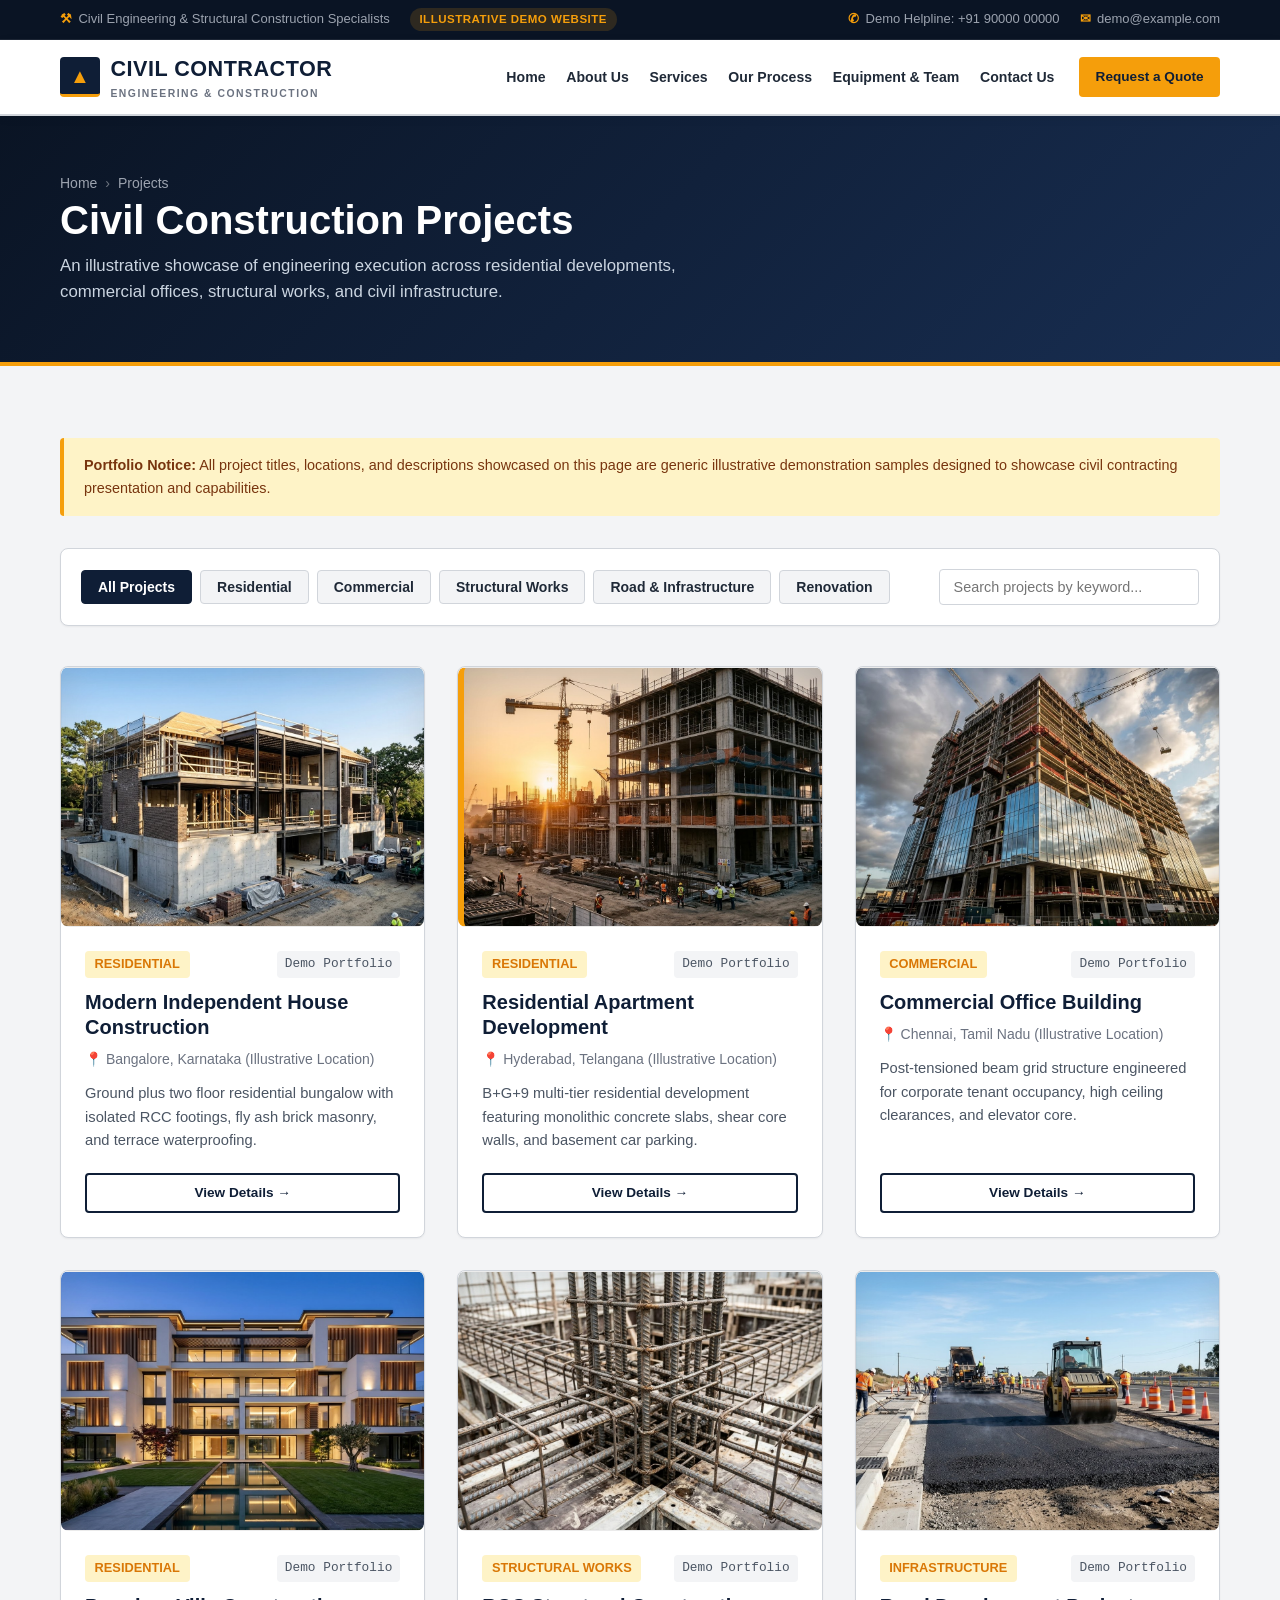
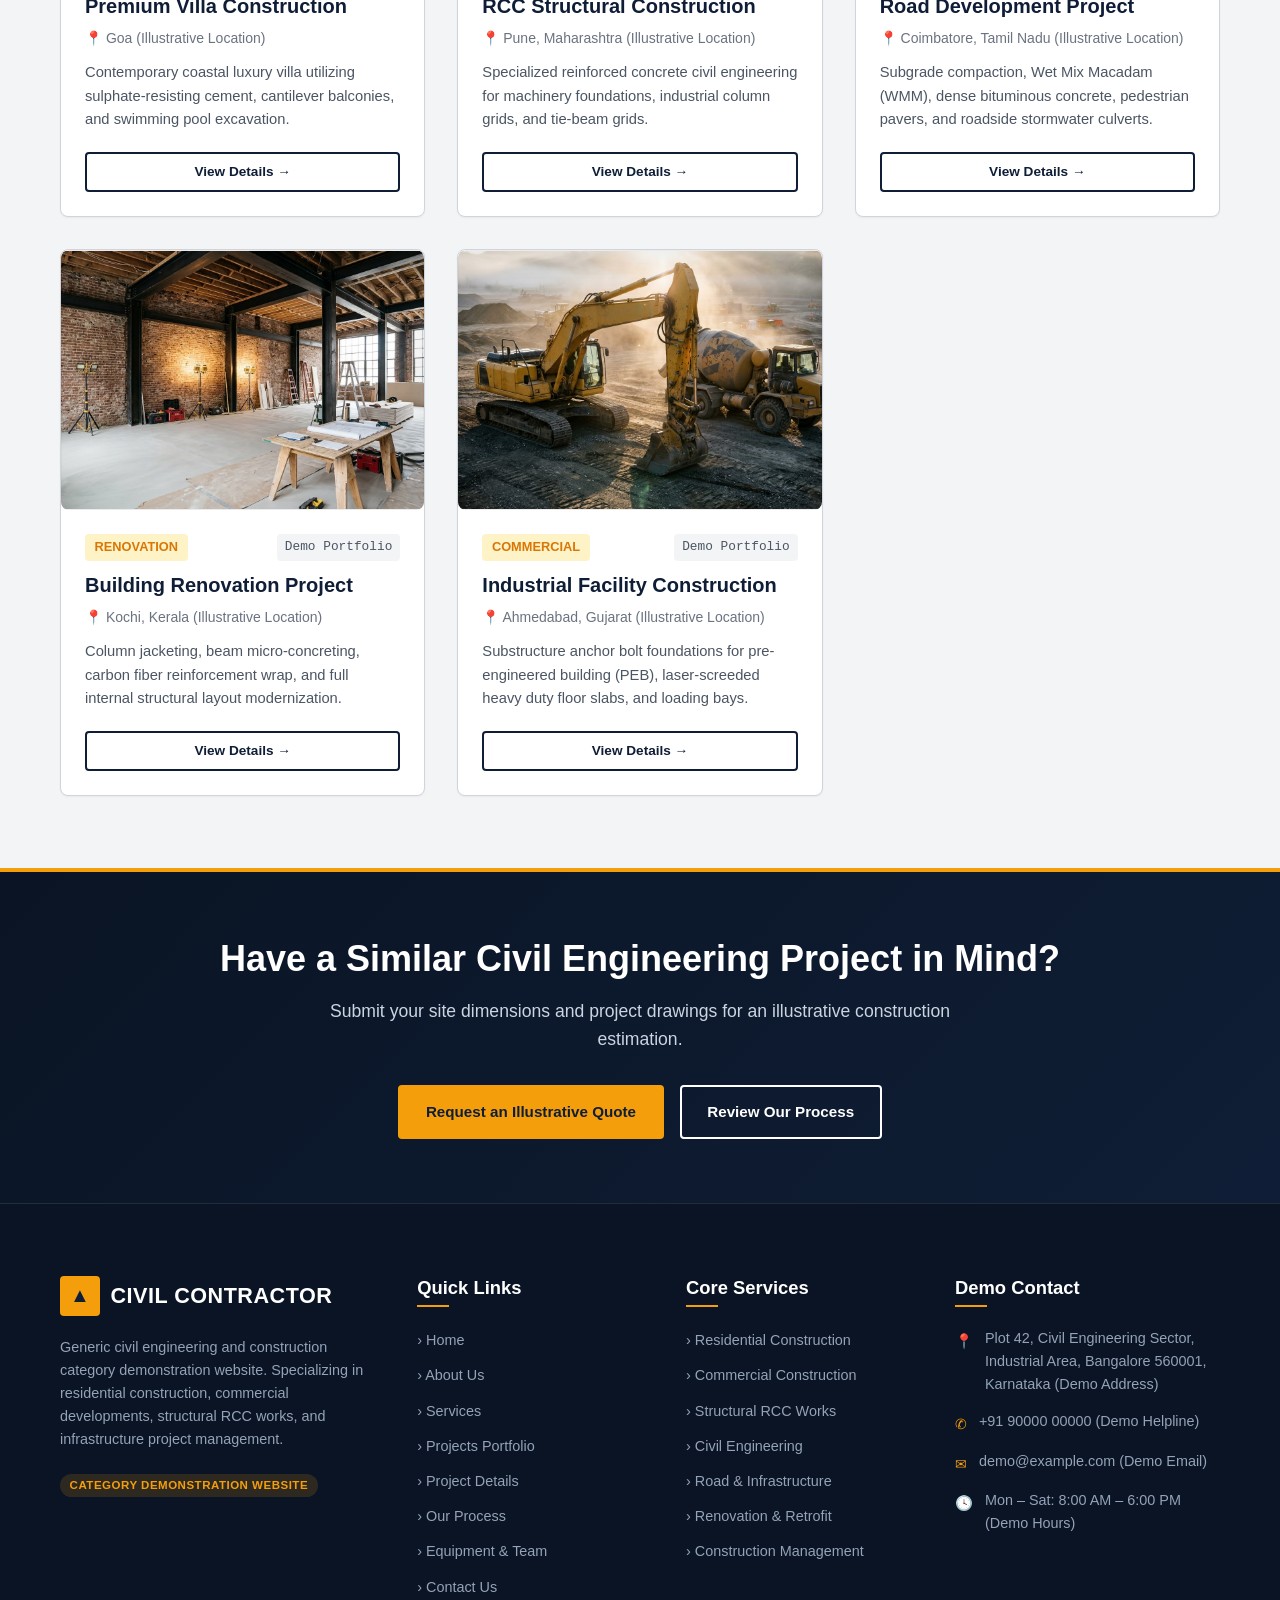
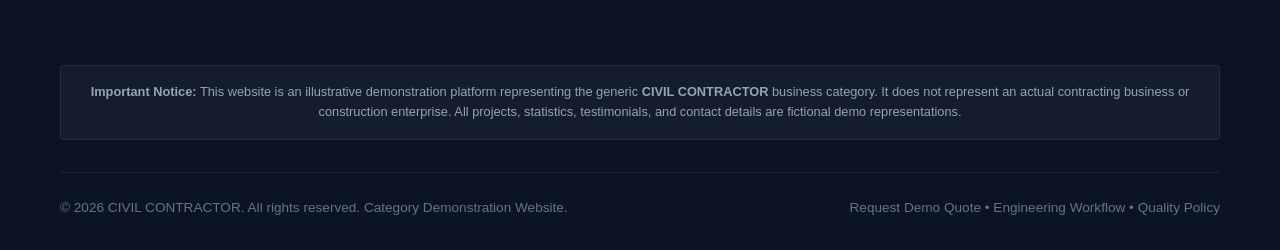
<file: projects.html>
<!DOCTYPE html>
<html lang="en">
<head>
  <meta charset="UTF-8">
  <meta name="viewport" content="width=device-width, initial-scale=1.0">
  <title>Projects Portfolio | CIVIL CONTRACTOR</title>
  <meta name="description" content="Explore our illustrative civil contracting project portfolio across Residential, Commercial, Structural, Road, Infrastructure, and Renovation projects.">
  <link rel="stylesheet" href="css/style.css">
</head>
<body>

  <!-- Top Announcement Bar -->
  <div class="top-bar">
    <div class="container">
      <div class="top-bar-left">
        <span class="top-bar-item"><strong class="icon">&#9874;</strong> Civil Engineering &amp; Structural Construction Specialists</span>
        <span class="demo-badge-pill">Illustrative Demo Website</span>
      </div>
      <div class="top-bar-right">
        <span class="top-bar-item"><strong class="icon">&#9990;</strong> Demo Helpline: +91 90000 00000</span>
        <span class="top-bar-item"><strong class="icon">&#9993;</strong> demo@example.com</span>
      </div>
    </div>
  </div>

  <!-- Main Header & Navigation -->
  <header class="main-header">
    <div class="container header-container">
      <a href="index.html" class="logo-wrapper" title="CIVIL CONTRACTOR Homepage">
        <div class="logo-icon-mark">&#9650;</div>
        <div>
          <span class="logo-text">CIVIL CONTRACTOR</span>
          <span class="logo-tagline">Engineering &amp; Construction</span>
        </div>
      </a>

      <nav class="main-nav" aria-label="Main Navigation">
        <ul class="nav-list">
          <li><a href="index.html" class="nav-link">Home</a></li>
          <li><a href="about.html" class="nav-link">About Us</a></li>
          <li><a href="services.html" class="nav-link">Services</a></li>
          <li><a href="process.html" class="nav-link">Our Process</a></li>
          <li><a href="equipment.html" class="nav-link">Equipment &amp; Team</a></li>
          <li><a href="contact.html" class="nav-link">Contact Us</a></li>
        </ul>
        <div class="header-cta-btn">
          <a href="contact.html#quote-section" class="btn btn-primary btn-sm">Request a Quote</a>
        </div>
      </nav>

      <button class="mobile-menu-toggle" aria-label="Toggle navigation menu" aria-expanded="false">
        <span></span>
        <span></span>
        <span></span>
      </button>
    </div>
  </header>

  <!-- Page Banner -->
  <section class="page-banner">
    <div class="container">
      <ul class="breadcrumb-list">
        <li><a href="index.html">Home</a></li>
        <li class="breadcrumb-separator">&rsaquo;</li>
        <li><span>Projects</span></li>
      </ul>
      <h1>Civil Construction Projects</h1>
      <p style="color: #cbd5e1; font-size: 1.05rem; max-width: 650px; margin-top: 0.5rem;">
        An illustrative showcase of engineering execution across residential developments, commercial offices, structural works, and civil infrastructure.
      </p>
    </div>
  </section>

  <!-- Projects Section with Filter & Search -->
  <section class="section-padding bg-steel">
    <div class="container">

      <!-- Notice Banner -->
      <div style="background-color: var(--accent-yellow-light); border-left: 4px solid var(--accent-yellow); padding: 1rem 1.25rem; border-radius: var(--radius-sm); margin-bottom: 2rem; font-size: 0.9rem; color: #78350f;">
        <strong>Portfolio Notice:</strong> All project titles, locations, and descriptions showcased on this page are generic illustrative demonstration samples designed to showcase civil contracting presentation and capabilities.
      </div>

      <!-- Filter & Search Controls -->
      <div class="filter-search-container">
        <div class="filter-buttons" role="tablist" aria-label="Project Categories">
          <button class="filter-btn active" data-filter="all">All Projects</button>
          <button class="filter-btn" data-filter="residential">Residential</button>
          <button class="filter-btn" data-filter="commercial">Commercial</button>
          <button class="filter-btn" data-filter="structural">Structural Works</button>
          <button class="filter-btn" data-filter="infrastructure">Road &amp; Infrastructure</button>
          <button class="filter-btn" data-filter="renovation">Renovation</button>
        </div>

        <div class="search-box-wrapper">
          <input type="text" id="projectSearchInput" placeholder="Search projects by keyword..." aria-label="Search projects">
        </div>
      </div>

      <!-- Projects Grid (8 Sample Projects Reusing 10 Slots) -->
      <div class="projects-grid" id="portfolioProjectsGrid">

        <!-- Project 1: Modern Independent House Construction -->
        <div class="project-card" data-category="residential">
          <!-- Planned Image 2 of 10 (Reused): residential-construction.jpg -->
          <div class="img-placeholder-slot placeholder-residential-construction">
            <span class="placeholder-badge">&#127968; Image Slot 2 / 10 (Reused)</span>
            <div class="placeholder-title">Independent House Project</div>
            <span class="placeholder-spec">residential-construction.jpg</span>
          </div>
          <div class="project-content">
            <div class="project-meta-row">
              <span class="project-category-badge">Residential</span>
              <span class="project-status-badge">Demo Portfolio</span>
            </div>
            <h3 class="project-title">Modern Independent House Construction</h3>
            <div class="project-location">&#128205; Bangalore, Karnataka (Illustrative Location)</div>
            <p class="project-desc">Ground plus two floor residential bungalow with isolated RCC footings, fly ash brick masonry, and terrace waterproofing.</p>
            <a href="project-details.html?id=independent-house" class="btn btn-outline-navy btn-sm">View Details &rarr;</a>
          </div>
        </div>

        <!-- Project 2: Residential Apartment Development -->
        <div class="project-card" data-category="residential">
          <!-- Planned Image 1 of 10 (Reused): civil-contractor-hero.jpg -->
          <div class="img-placeholder-slot placeholder-civil-contractor-hero" style="min-height: 260px;">
            <span class="placeholder-badge">&#127959; Image Slot 1 / 10 (Reused)</span>
            <div class="placeholder-title">Apartment Complex Structure</div>
            <span class="placeholder-spec">civil-contractor-hero.jpg</span>
          </div>
          <div class="project-content">
            <div class="project-meta-row">
              <span class="project-category-badge">Residential</span>
              <span class="project-status-badge">Demo Portfolio</span>
            </div>
            <h3 class="project-title">Residential Apartment Development</h3>
            <div class="project-location">&#128205; Hyderabad, Telangana (Illustrative Location)</div>
            <p class="project-desc">B+G+9 multi-tier residential development featuring monolithic concrete slabs, shear core walls, and basement car parking.</p>
            <a href="project-details.html?id=apartment-complex" class="btn btn-outline-navy btn-sm">View Details &rarr;</a>
          </div>
        </div>

        <!-- Project 3: Commercial Office Building -->
        <div class="project-card" data-category="commercial">
          <!-- Planned Image 3 of 10 (Reused): commercial-construction.jpg -->
          <div class="img-placeholder-slot placeholder-commercial-construction">
            <span class="placeholder-badge">&#127970; Image Slot 3 / 10 (Reused)</span>
            <div class="placeholder-title">Commercial Office Project</div>
            <span class="placeholder-spec">commercial-construction.jpg</span>
          </div>
          <div class="project-content">
            <div class="project-meta-row">
              <span class="project-category-badge">Commercial</span>
              <span class="project-status-badge">Demo Portfolio</span>
            </div>
            <h3 class="project-title">Commercial Office Building</h3>
            <div class="project-location">&#128205; Chennai, Tamil Nadu (Illustrative Location)</div>
            <p class="project-desc">Post-tensioned beam grid structure engineered for corporate tenant occupancy, high ceiling clearances, and elevator core.</p>
            <a href="project-details.html?id=commercial-office" class="btn btn-outline-navy btn-sm">View Details &rarr;</a>
          </div>
        </div>

        <!-- Project 4: Premium Villa Construction -->
        <div class="project-card" data-category="residential">
          <!-- Planned Image 10 of 10 (Reused): completed-building.jpg -->
          <div class="img-placeholder-slot placeholder-completed-building">
            <span class="placeholder-badge">&#127970; Image Slot 10 / 10 (Reused)</span>
            <div class="placeholder-title">Premium Villa Structure</div>
            <span class="placeholder-spec">completed-building.jpg</span>
          </div>
          <div class="project-content">
            <div class="project-meta-row">
              <span class="project-category-badge">Residential</span>
              <span class="project-status-badge">Demo Portfolio</span>
            </div>
            <h3 class="project-title">Premium Villa Construction</h3>
            <div class="project-location">&#128205; Goa (Illustrative Location)</div>
            <p class="project-desc">Contemporary coastal luxury villa utilizing sulphate-resisting cement, cantilever balconies, and swimming pool excavation.</p>
            <a href="project-details.html?id=villa-construction" class="btn btn-outline-navy btn-sm">View Details &rarr;</a>
          </div>
        </div>

        <!-- Project 5: RCC Structural Construction -->
        <div class="project-card" data-category="structural">
          <!-- Planned Image 4 of 10 (Reused): structural-work.jpg -->
          <div class="img-placeholder-slot placeholder-structural-work">
            <span class="placeholder-badge">&#9874; Image Slot 4 / 10 (Reused)</span>
            <div class="placeholder-title">Heavy RCC Structural Works</div>
            <span class="placeholder-spec">structural-work.jpg</span>
          </div>
          <div class="project-content">
            <div class="project-meta-row">
              <span class="project-category-badge">Structural Works</span>
              <span class="project-status-badge">Demo Portfolio</span>
            </div>
            <h3 class="project-title">RCC Structural Construction</h3>
            <div class="project-location">&#128205; Pune, Maharashtra (Illustrative Location)</div>
            <p class="project-desc">Specialized reinforced concrete civil engineering for machinery foundations, industrial column grids, and tie-beam grids.</p>
            <a href="project-details.html?id=rcc-structural" class="btn btn-outline-navy btn-sm">View Details &rarr;</a>
          </div>
        </div>

        <!-- Project 6: Road Development Project -->
        <div class="project-card" data-category="infrastructure">
          <!-- Planned Image 5 of 10 (Reused): road-construction.jpg -->
          <div class="img-placeholder-slot placeholder-road-construction">
            <span class="placeholder-badge">&#128739; Image Slot 5 / 10 (Reused)</span>
            <div class="placeholder-title">Arterial Road Development</div>
            <span class="placeholder-spec">road-construction.jpg</span>
          </div>
          <div class="project-content">
            <div class="project-meta-row">
              <span class="project-category-badge">Infrastructure</span>
              <span class="project-status-badge">Demo Portfolio</span>
            </div>
            <h3 class="project-title">Road Development Project</h3>
            <div class="project-location">&#128205; Coimbatore, Tamil Nadu (Illustrative Location)</div>
            <p class="project-desc">Subgrade compaction, Wet Mix Macadam (WMM), dense bituminous concrete, pedestrian pavers, and roadside stormwater culverts.</p>
            <a href="project-details.html?id=road-development" class="btn btn-outline-navy btn-sm">View Details &rarr;</a>
          </div>
        </div>

        <!-- Project 7: Building Renovation Project -->
        <div class="project-card" data-category="renovation">
          <!-- Planned Image 9 of 10 (Reused): renovation-work.jpg -->
          <div class="img-placeholder-slot placeholder-renovation-work">
            <span class="placeholder-badge">&#128296; Image Slot 9 / 10 (Reused)</span>
            <div class="placeholder-title">Structural Retrofit &amp; Renovation</div>
            <span class="placeholder-spec">renovation-work.jpg</span>
          </div>
          <div class="project-content">
            <div class="project-meta-row">
              <span class="project-category-badge">Renovation</span>
              <span class="project-status-badge">Demo Portfolio</span>
            </div>
            <h3 class="project-title">Building Renovation Project</h3>
            <div class="project-location">&#128205; Kochi, Kerala (Illustrative Location)</div>
            <p class="project-desc">Column jacketing, beam micro-concreting, carbon fiber reinforcement wrap, and full internal structural layout modernization.</p>
            <a href="project-details.html?id=building-renovation" class="btn btn-outline-navy btn-sm">View Details &rarr;</a>
          </div>
        </div>

        <!-- Project 8: Industrial Facility Construction -->
        <div class="project-card" data-category="commercial">
          <!-- Planned Image 7 of 10 (Reused): engineering-blueprints.jpg -->
          <div class="img-placeholder-slot placeholder-engineering-blueprints">
            <span class="placeholder-badge">&#128220; Image Slot 7 / 10 (Reused)</span>
            <div class="placeholder-title">Industrial PEB Civil Works</div>
            <span class="placeholder-spec">engineering-blueprints.jpg</span>
          </div>
          <div class="project-content">
            <div class="project-meta-row">
              <span class="project-category-badge">Commercial</span>
              <span class="project-status-badge">Demo Portfolio</span>
            </div>
            <h3 class="project-title">Industrial Facility Construction</h3>
            <div class="project-location">&#128205; Ahmedabad, Gujarat (Illustrative Location)</div>
            <p class="project-desc">Substructure anchor bolt foundations for pre-engineered building (PEB), laser-screeded heavy duty floor slabs, and loading bays.</p>
            <a href="project-details.html?id=industrial-facility" class="btn btn-outline-navy btn-sm">View Details &rarr;</a>
          </div>
        </div>

      </div>

      <!-- No Results Feedback -->
      <div id="noProjectsFound" style="display: none; text-align: center; padding: 4rem 1rem; background: var(--pure-white); border-radius: var(--radius-md); border: 1px dashed var(--steel-border); margin-top: 2rem;">
        <div style="font-size: 2.5rem; margin-bottom: 0.5rem;">&#128269;</div>
        <h3>No Matching Projects Found</h3>
        <p style="color: var(--text-muted);">Try adjusting your search keyword or switching category tabs.</p>
      </div>

    </div>
  </section>

  <!-- Call to Action Banner -->
  <section class="cta-banner">
    <div class="container">
      <h2>Have a Similar Civil Engineering Project in Mind?</h2>
      <p>Submit your site dimensions and project drawings for an illustrative construction estimation.</p>
      <div class="cta-buttons">
        <a href="contact.html#quote-section" class="btn btn-primary">Request an Illustrative Quote</a>
        <a href="process.html" class="btn btn-secondary">Review Our Process</a>
      </div>
    </div>
  </section>

  <!-- Global Footer -->
  <footer class="main-footer">
    <div class="container">
      <div class="footer-grid">
        <div class="footer-col footer-about">
          <div class="logo-wrapper" style="margin-bottom: 1.25rem;">
            <div class="logo-icon-mark" style="background-color: var(--accent-yellow); color: var(--primary-navy);">&#9650;</div>
            <span class="logo-text" style="color: var(--pure-white);">CIVIL CONTRACTOR</span>
          </div>
          <p>
            Generic civil engineering and construction category demonstration website. Specializing in residential construction, commercial developments, structural RCC works, and infrastructure project management.
          </p>
          <div class="demo-badge-pill" style="display: inline-block;">Category Demonstration Website</div>
        </div>

        <div class="footer-col">
          <h4>Quick Links</h4>
          <ul class="footer-links">
            <li><a href="index.html">&rsaquo; Home</a></li>
            <li><a href="about.html">&rsaquo; About Us</a></li>
            <li><a href="services.html">&rsaquo; Services</a></li>
            <li><a href="projects.html">&rsaquo; Projects Portfolio</a></li>
            <li><a href="project-details.html">&rsaquo; Project Details</a></li>
            <li><a href="process.html">&rsaquo; Our Process</a></li>
            <li><a href="equipment.html">&rsaquo; Equipment &amp; Team</a></li>
            <li><a href="contact.html">&rsaquo; Contact Us</a></li>
          </ul>
        </div>

        <div class="footer-col">
          <h4>Core Services</h4>
          <ul class="footer-links">
            <li><a href="services.html#residential">&rsaquo; Residential Construction</a></li>
            <li><a href="services.html#commercial">&rsaquo; Commercial Construction</a></li>
            <li><a href="services.html#structural">&rsaquo; Structural RCC Works</a></li>
            <li><a href="services.html#civil">&rsaquo; Civil Engineering</a></li>
            <li><a href="services.html#road">&rsaquo; Road &amp; Infrastructure</a></li>
            <li><a href="services.html#renovation">&rsaquo; Renovation &amp; Retrofit</a></li>
            <li><a href="services.html#management">&rsaquo; Construction Management</a></li>
          </ul>
        </div>

        <div class="footer-col">
          <h4>Demo Contact</h4>
          <div class="footer-contact-item">
            <span class="icon">&#128205;</span>
            <span>Plot 42, Civil Engineering Sector, Industrial Area, Bangalore 560001, Karnataka (Demo Address)</span>
          </div>
          <div class="footer-contact-item">
            <span class="icon">&#9990;</span>
            <span>+91 90000 00000 (Demo Helpline)</span>
          </div>
          <div class="footer-contact-item">
            <span class="icon">&#9993;</span>
            <span>demo@example.com (Demo Email)</span>
          </div>
          <div class="footer-contact-item">
            <span class="icon">&#128339;</span>
            <span>Mon &ndash; Sat: 8:00 AM &ndash; 6:00 PM (Demo Hours)</span>
          </div>
        </div>
      </div>

      <div class="footer-disclaimer-box">
        <strong>Important Notice:</strong> This website is an illustrative demonstration platform representing the generic <strong>CIVIL CONTRACTOR</strong> business category. It does not represent an actual contracting business or construction enterprise. All projects, statistics, testimonials, and contact details are fictional demo representations.
      </div>

      <div class="footer-bottom">
        <div>&copy; 2026 CIVIL CONTRACTOR. All rights reserved. Category Demonstration Website.</div>
        <div>
          <a href="contact.html#quote-section">Request Demo Quote</a> &bull;
          <a href="process.html">Engineering Workflow</a> &bull;
          <a href="about.html">Quality Policy</a>
        </div>
      </div>
    </div>
  </footer>

  <script src="js/script.js"></script>
</body>
</html>
</file>
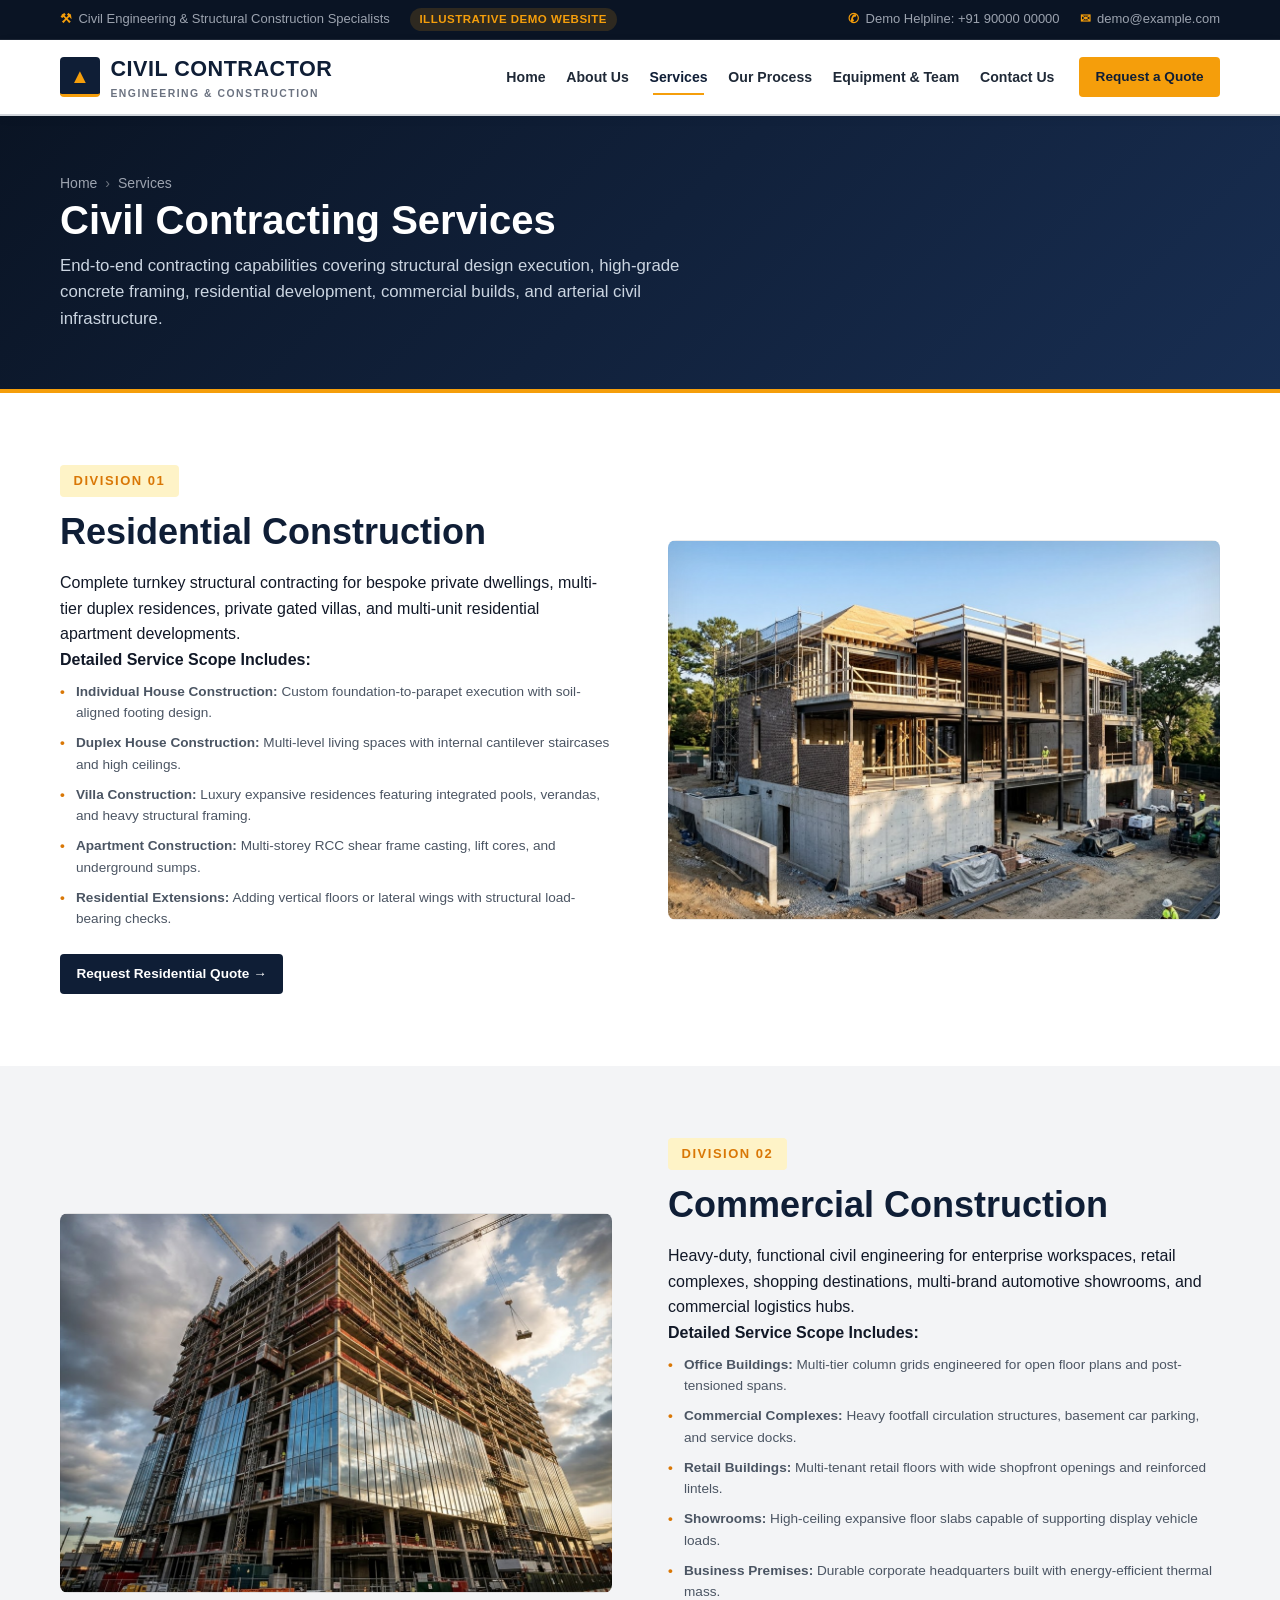
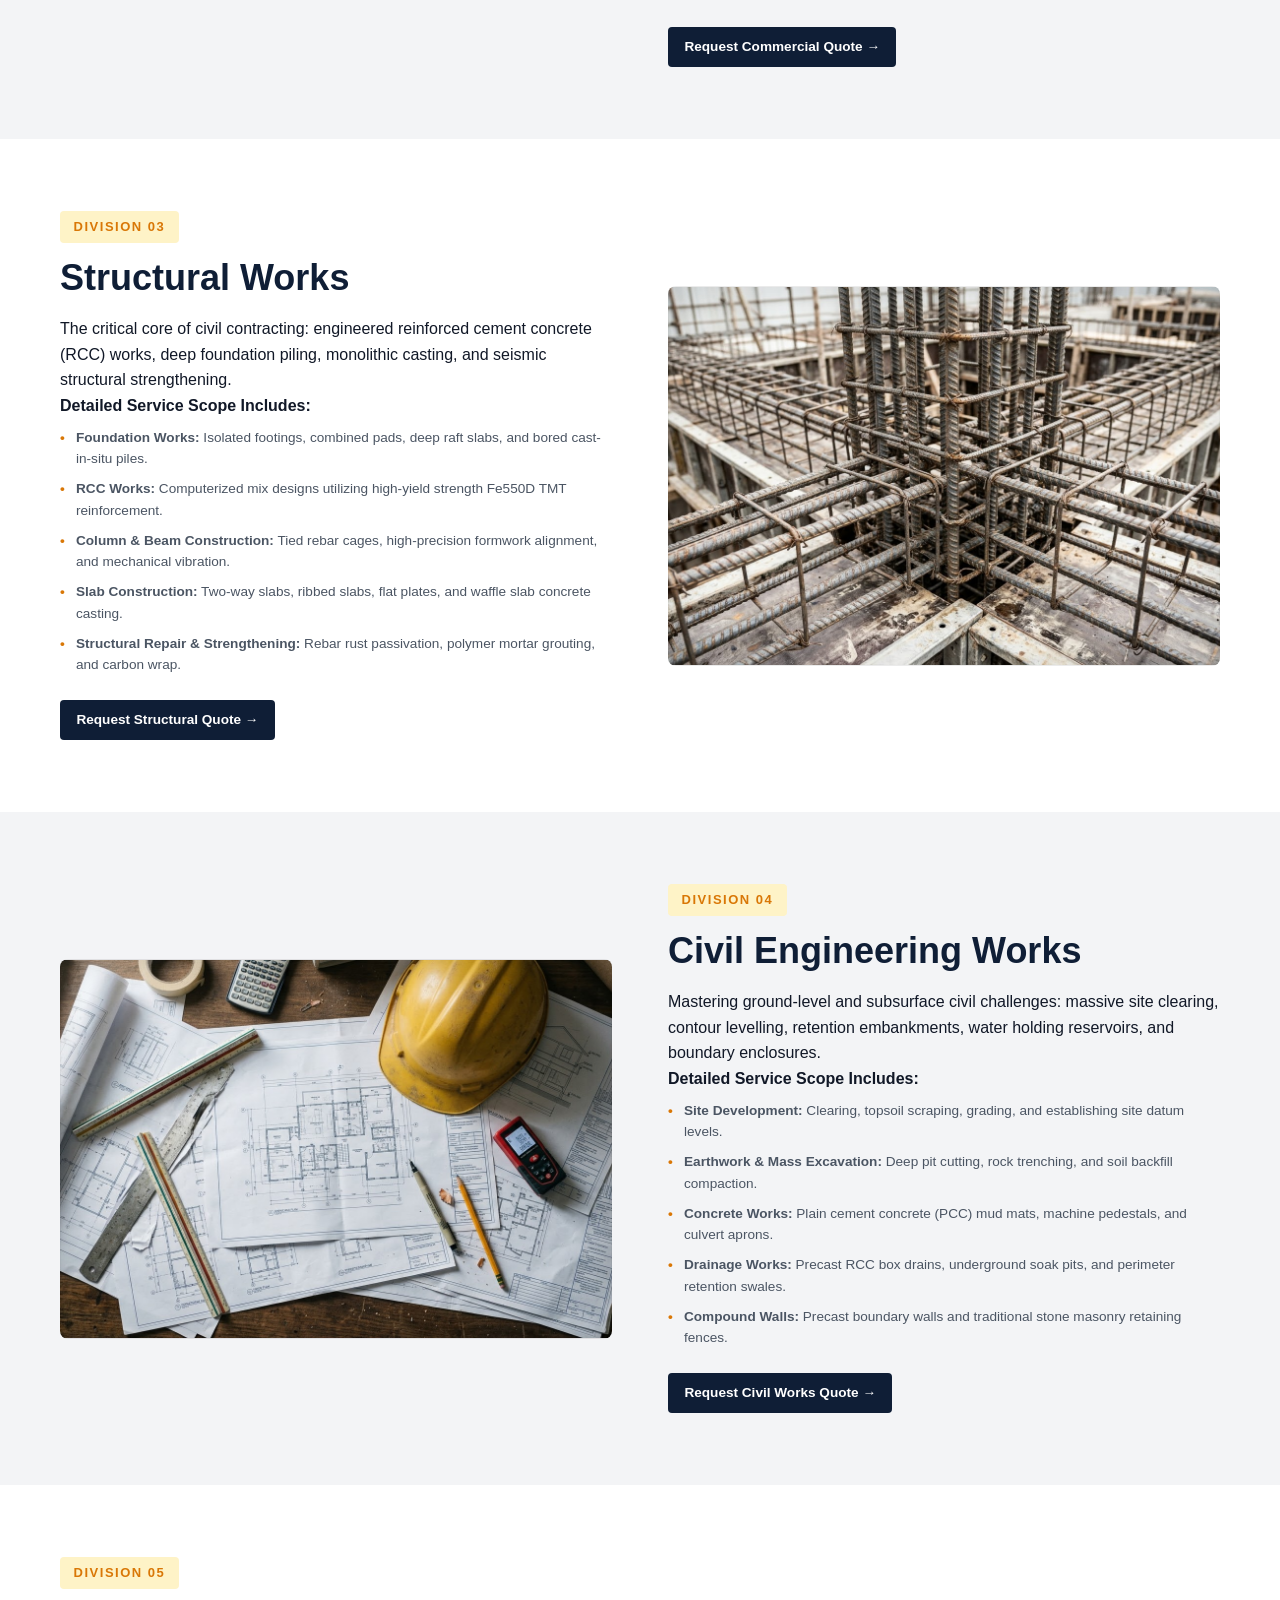
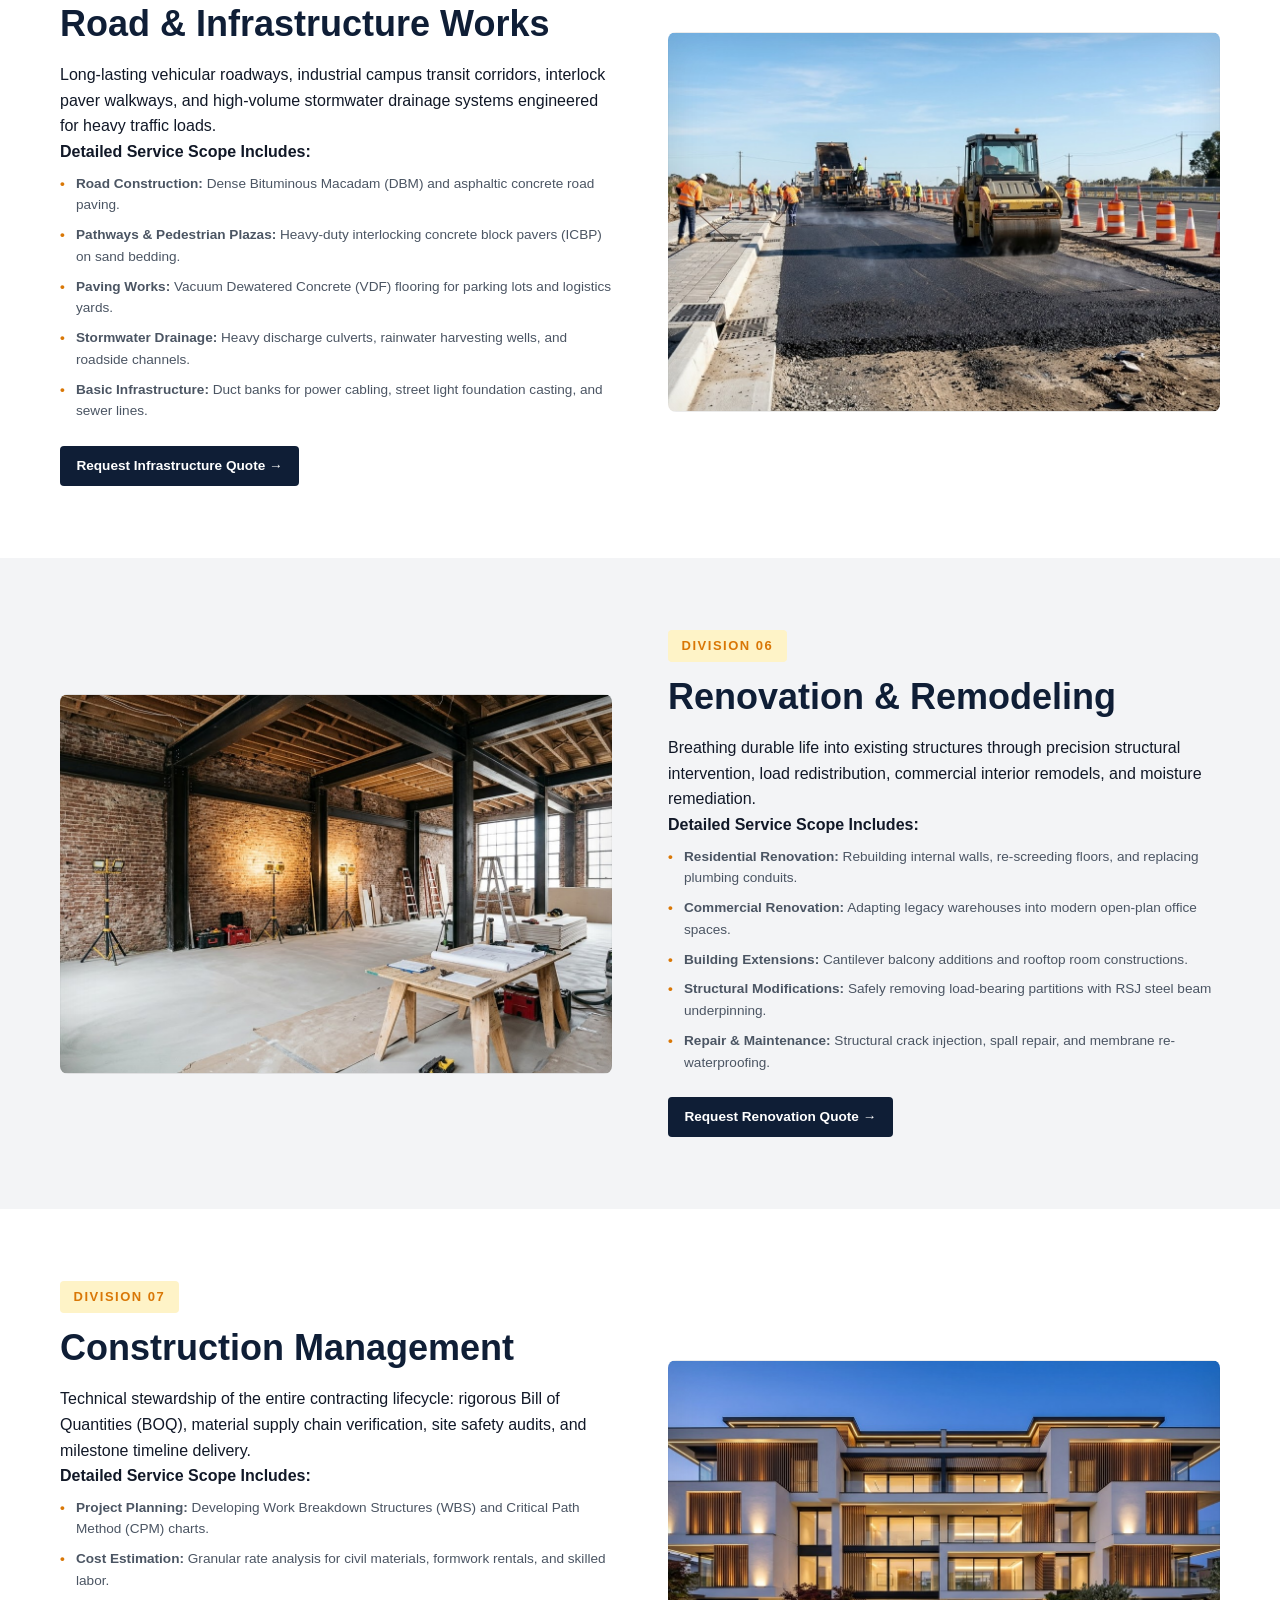
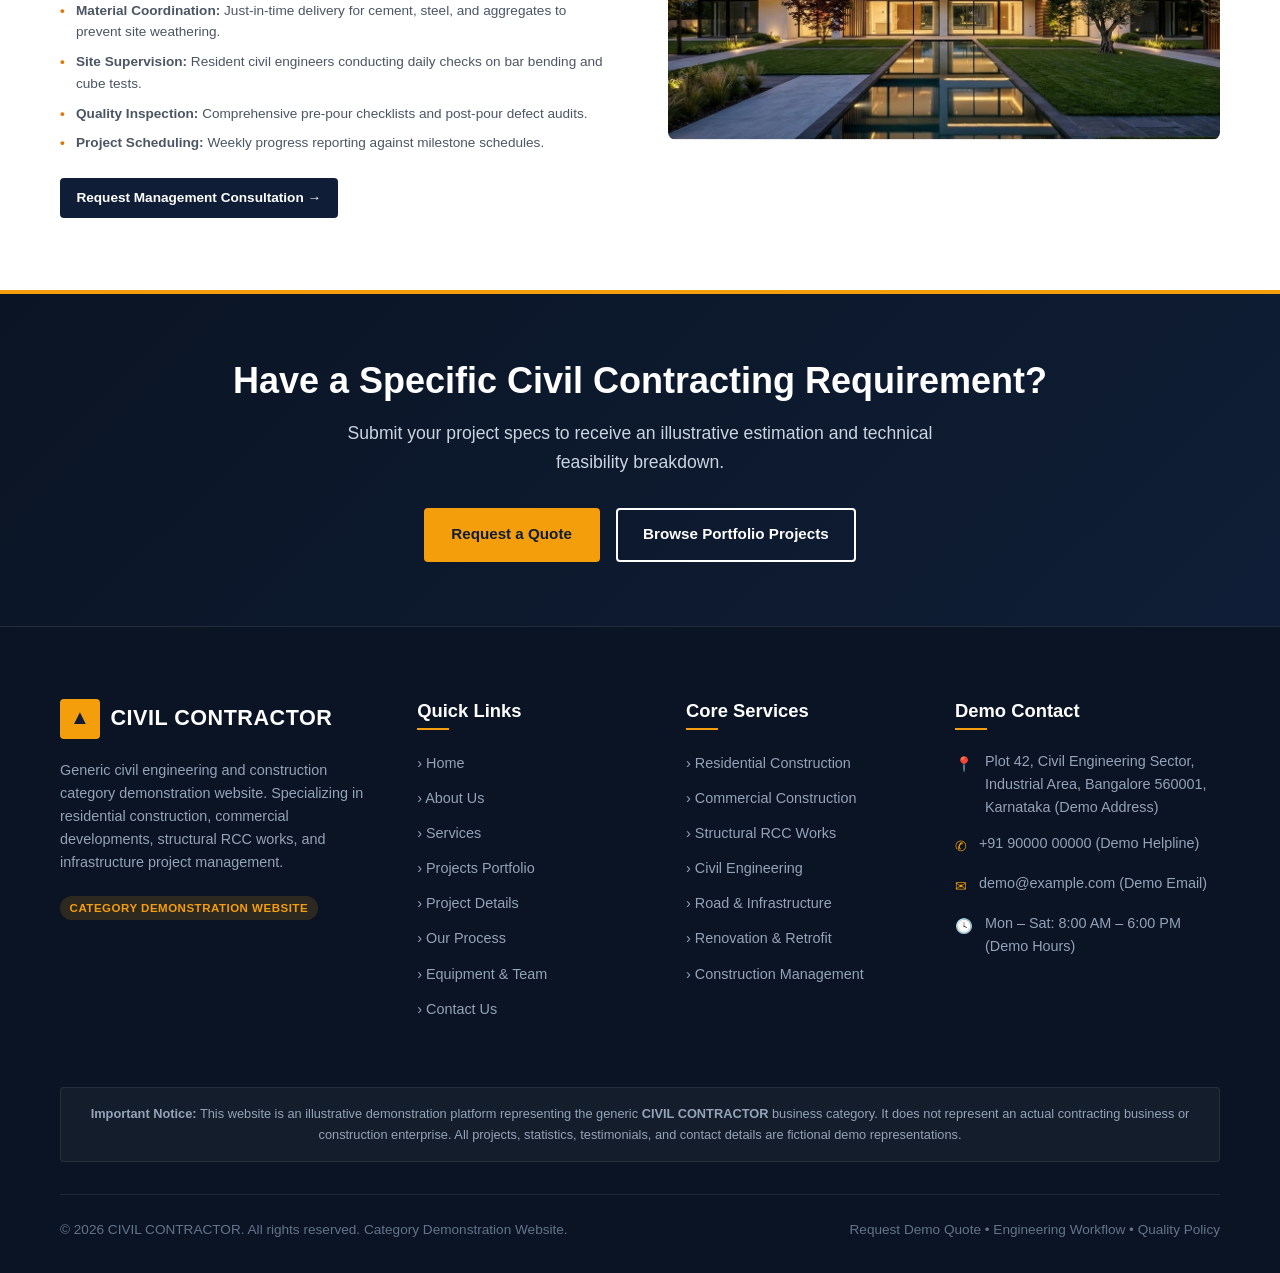
<file: services.html>
<!DOCTYPE html>
<html lang="en">
<head>
  <meta charset="UTF-8">
  <meta name="viewport" content="width=device-width, initial-scale=1.0">
  <title>Civil Contracting Services | CIVIL CONTRACTOR</title>
  <meta name="description" content="Explore comprehensive civil contracting services: Residential Construction, Commercial Complexes, Structural RCC Works, Civil Engineering, Road Infrastructure, Renovation, and Construction Management.">
  <link rel="stylesheet" href="css/style.css">
</head>
<body>

  <!-- Top Announcement Bar -->
  <div class="top-bar">
    <div class="container">
      <div class="top-bar-left">
        <span class="top-bar-item"><strong class="icon">&#9874;</strong> Civil Engineering &amp; Structural Construction Specialists</span>
        <span class="demo-badge-pill">Illustrative Demo Website</span>
      </div>
      <div class="top-bar-right">
        <span class="top-bar-item"><strong class="icon">&#9990;</strong> Demo Helpline: +91 90000 00000</span>
        <span class="top-bar-item"><strong class="icon">&#9993;</strong> demo@example.com</span>
      </div>
    </div>
  </div>

  <!-- Main Header & Navigation -->
  <header class="main-header">
    <div class="container header-container">
      <a href="index.html" class="logo-wrapper" title="CIVIL CONTRACTOR Homepage">
        <div class="logo-icon-mark">&#9650;</div>
        <div>
          <span class="logo-text">CIVIL CONTRACTOR</span>
          <span class="logo-tagline">Engineering &amp; Construction</span>
        </div>
      </a>

      <nav class="main-nav" aria-label="Main Navigation">
        <ul class="nav-list">
          <li><a href="index.html" class="nav-link">Home</a></li>
          <li><a href="about.html" class="nav-link">About Us</a></li>
          <li><a href="services.html" class="nav-link active">Services</a></li>
          <li><a href="process.html" class="nav-link">Our Process</a></li>
          <li><a href="equipment.html" class="nav-link">Equipment &amp; Team</a></li>
          <li><a href="contact.html" class="nav-link">Contact Us</a></li>
        </ul>
        <div class="header-cta-btn">
          <a href="contact.html#quote-section" class="btn btn-primary btn-sm">Request a Quote</a>
        </div>
      </nav>

      <button class="mobile-menu-toggle" aria-label="Toggle navigation menu" aria-expanded="false">
        <span></span>
        <span></span>
        <span></span>
      </button>
    </div>
  </header>

  <!-- Page Banner -->
  <section class="page-banner">
    <div class="container">
      <ul class="breadcrumb-list">
        <li><a href="index.html">Home</a></li>
        <li class="breadcrumb-separator">&rsaquo;</li>
        <li><span>Services</span></li>
      </ul>
      <h1>Civil Contracting Services</h1>
      <p style="color: #cbd5e1; font-size: 1.05rem; max-width: 650px; margin-top: 0.5rem;">
        End-to-end contracting capabilities covering structural design execution, high-grade concrete framing, residential development, commercial builds, and arterial civil infrastructure.
      </p>
    </div>
  </section>

  <!-- Service Division 1: Residential Construction -->
  <section id="residential" class="section-padding bg-white">
    <div class="container">
      <div class="intro-grid">
        <div>
          <span class="section-tag">Division 01</span>
          <h2 class="section-title">Residential Construction</h2>
          <p>
            Complete turnkey structural contracting for bespoke private dwellings, multi-tier duplex residences, private gated villas, and multi-unit residential apartment developments.
          </p>
          <div class="service-features-list" style="border: none; padding-top: 0;">
            <p><strong>Detailed Service Scope Includes:</strong></p>
            <ul style="margin-top: 0.5rem;">
              <li style="margin-bottom: 0.5rem;"><strong>Individual House Construction:</strong> Custom foundation-to-parapet execution with soil-aligned footing design.</li>
              <li style="margin-bottom: 0.5rem;"><strong>Duplex House Construction:</strong> Multi-level living spaces with internal cantilever staircases and high ceilings.</li>
              <li style="margin-bottom: 0.5rem;"><strong>Villa Construction:</strong> Luxury expansive residences featuring integrated pools, verandas, and heavy structural framing.</li>
              <li style="margin-bottom: 0.5rem;"><strong>Apartment Construction:</strong> Multi-storey RCC shear frame casting, lift cores, and underground sumps.</li>
              <li style="margin-bottom: 0.5rem;"><strong>Residential Extensions:</strong> Adding vertical floors or lateral wings with structural load-bearing checks.</li>
            </ul>
          </div>
          <div style="margin-top: 1.5rem;">
            <a href="contact.html?service=residential#quote-section" class="btn btn-navy btn-sm">Request Residential Quote &rarr;</a>
          </div>
        </div>
        <div>
          <!-- Planned Image 2 of 10 (Reused): residential-construction.jpg -->
          <div class="img-placeholder-slot placeholder-residential-construction" style="min-height: 380px;">
            <span class="placeholder-badge">&#127968; Image Slot 2 / 10 (Reused)</span>
            <div class="placeholder-title">Residential House &amp; Apartment Construction</div>
            <p style="color: #cbd5e1; font-size: 0.85rem; max-width: 320px;">
              Multi-storey residential superstructure showing brick infill, column casting, and scaffolding.
            </p>
            <span class="placeholder-spec">residential-construction.jpg</span>
          </div>
        </div>
      </div>
    </div>
  </section>

  <!-- Service Division 2: Commercial Construction -->
  <section id="commercial" class="section-padding bg-steel">
    <div class="container">
      <div class="intro-grid">
        <div>
          <!-- Planned Image 3 of 10 (Reused): commercial-construction.jpg -->
          <div class="img-placeholder-slot placeholder-commercial-construction" style="min-height: 380px;">
            <span class="placeholder-badge">&#127970; Image Slot 3 / 10 (Reused)</span>
            <div class="placeholder-title">Commercial Building &amp; Corporate Complex</div>
            <p style="color: #cbd5e1; font-size: 0.85rem; max-width: 320px;">
              Large-span commercial concrete slab casting, core lift shafts, and facade framing.
            </p>
            <span class="placeholder-spec">commercial-construction.jpg</span>
          </div>
        </div>
        <div>
          <span class="section-tag">Division 02</span>
          <h2 class="section-title">Commercial Construction</h2>
          <p>
            Heavy-duty, functional civil engineering for enterprise workspaces, retail complexes, shopping destinations, multi-brand automotive showrooms, and commercial logistics hubs.
          </p>
          <div class="service-features-list" style="border: none; padding-top: 0;">
            <p><strong>Detailed Service Scope Includes:</strong></p>
            <ul style="margin-top: 0.5rem;">
              <li style="margin-bottom: 0.5rem;"><strong>Office Buildings:</strong> Multi-tier column grids engineered for open floor plans and post-tensioned spans.</li>
              <li style="margin-bottom: 0.5rem;"><strong>Commercial Complexes:</strong> Heavy footfall circulation structures, basement car parking, and service docks.</li>
              <li style="margin-bottom: 0.5rem;"><strong>Retail Buildings:</strong> Multi-tenant retail floors with wide shopfront openings and reinforced lintels.</li>
              <li style="margin-bottom: 0.5rem;"><strong>Showrooms:</strong> High-ceiling expansive floor slabs capable of supporting display vehicle loads.</li>
              <li style="margin-bottom: 0.5rem;"><strong>Business Premises:</strong> Durable corporate headquarters built with energy-efficient thermal mass.</li>
            </ul>
          </div>
          <div style="margin-top: 1.5rem;">
            <a href="contact.html?service=commercial#quote-section" class="btn btn-navy btn-sm">Request Commercial Quote &rarr;</a>
          </div>
        </div>
      </div>
    </div>
  </section>

  <!-- Service Division 3: Structural Works -->
  <section id="structural" class="section-padding bg-white">
    <div class="container">
      <div class="intro-grid">
        <div>
          <span class="section-tag">Division 03</span>
          <h2 class="section-title">Structural Works</h2>
          <p>
            The critical core of civil contracting: engineered reinforced cement concrete (RCC) works, deep foundation piling, monolithic casting, and seismic structural strengthening.
          </p>
          <div class="service-features-list" style="border: none; padding-top: 0;">
            <p><strong>Detailed Service Scope Includes:</strong></p>
            <ul style="margin-top: 0.5rem;">
              <li style="margin-bottom: 0.5rem;"><strong>Foundation Works:</strong> Isolated footings, combined pads, deep raft slabs, and bored cast-in-situ piles.</li>
              <li style="margin-bottom: 0.5rem;"><strong>RCC Works:</strong> Computerized mix designs utilizing high-yield strength Fe550D TMT reinforcement.</li>
              <li style="margin-bottom: 0.5rem;"><strong>Column &amp; Beam Construction:</strong> Tied rebar cages, high-precision formwork alignment, and mechanical vibration.</li>
              <li style="margin-bottom: 0.5rem;"><strong>Slab Construction:</strong> Two-way slabs, ribbed slabs, flat plates, and waffle slab concrete casting.</li>
              <li style="margin-bottom: 0.5rem;"><strong>Structural Repair &amp; Strengthening:</strong> Rebar rust passivation, polymer mortar grouting, and carbon wrap.</li>
            </ul>
          </div>
          <div style="margin-top: 1.5rem;">
            <a href="contact.html?service=structural#quote-section" class="btn btn-navy btn-sm">Request Structural Quote &rarr;</a>
          </div>
        </div>
        <div>
          <!-- Planned Image 4 of 10 (Reused): structural-work.jpg -->
          <div class="img-placeholder-slot placeholder-structural-work" style="min-height: 380px;">
            <span class="placeholder-badge">&#9874; Image Slot 4 / 10 (Reused)</span>
            <div class="placeholder-title">Reinforced Concrete Framing &amp; Structural Slabs</div>
            <p style="color: #cbd5e1; font-size: 0.85rem; max-width: 320px;">
              Dense steel reinforcement cage, formwork shuttering, and precision concrete pouring.
            </p>
            <span class="placeholder-spec">structural-work.jpg</span>
          </div>
        </div>
      </div>
    </div>
  </section>

  <!-- Service Division 4: Civil Engineering Works -->
  <section id="civil" class="section-padding bg-steel">
    <div class="container">
      <div class="intro-grid">
        <div>
          <!-- Planned Image 8 of 10: construction-machinery.jpg -->
          <div class="img-placeholder-slot placeholder-construction-machinery" style="min-height: 380px;">
            <span class="placeholder-badge">&#128668; Image Slot 8 / 10</span>
            <div class="placeholder-title">Heavy Civil Earthmoving &amp; Site Machinery</div>
            <p style="color: #cbd5e1; font-size: 0.85rem; max-width: 320px;">
              Hydraulic excavators, backhoe loaders, and heavy compaction machinery preparing site subgrade.
            </p>
            <span class="placeholder-spec">construction-machinery.jpg</span>
          </div>
        </div>
        <div>
          <span class="section-tag">Division 04</span>
          <h2 class="section-title">Civil Engineering Works</h2>
          <p>
            Mastering ground-level and subsurface civil challenges: massive site clearing, contour levelling, retention embankments, water holding reservoirs, and boundary enclosures.
          </p>
          <div class="service-features-list" style="border: none; padding-top: 0;">
            <p><strong>Detailed Service Scope Includes:</strong></p>
            <ul style="margin-top: 0.5rem;">
              <li style="margin-bottom: 0.5rem;"><strong>Site Development:</strong> Clearing, topsoil scraping, grading, and establishing site datum levels.</li>
              <li style="margin-bottom: 0.5rem;"><strong>Earthwork &amp; Mass Excavation:</strong> Deep pit cutting, rock trenching, and soil backfill compaction.</li>
              <li style="margin-bottom: 0.5rem;"><strong>Concrete Works:</strong> Plain cement concrete (PCC) mud mats, machine pedestals, and culvert aprons.</li>
              <li style="margin-bottom: 0.5rem;"><strong>Drainage Works:</strong> Precast RCC box drains, underground soak pits, and perimeter retention swales.</li>
              <li style="margin-bottom: 0.5rem;"><strong>Compound Walls:</strong> Precast boundary walls and traditional stone masonry retaining fences.</li>
            </ul>
          </div>
          <div style="margin-top: 1.5rem;">
            <a href="contact.html?service=civil#quote-section" class="btn btn-navy btn-sm">Request Civil Works Quote &rarr;</a>
          </div>
        </div>
      </div>
    </div>
  </section>

  <!-- Service Division 5: Road & Infrastructure Works -->
  <section id="road" class="section-padding bg-white">
    <div class="container">
      <div class="intro-grid">
        <div>
          <span class="section-tag">Division 05</span>
          <h2 class="section-title">Road &amp; Infrastructure Works</h2>
          <p>
            Long-lasting vehicular roadways, industrial campus transit corridors, interlock paver walkways, and high-volume stormwater drainage systems engineered for heavy traffic loads.
          </p>
          <div class="service-features-list" style="border: none; padding-top: 0;">
            <p><strong>Detailed Service Scope Includes:</strong></p>
            <ul style="margin-top: 0.5rem;">
              <li style="margin-bottom: 0.5rem;"><strong>Road Construction:</strong> Dense Bituminous Macadam (DBM) and asphaltic concrete road paving.</li>
              <li style="margin-bottom: 0.5rem;"><strong>Pathways &amp; Pedestrian Plazas:</strong> Heavy-duty interlocking concrete block pavers (ICBP) on sand bedding.</li>
              <li style="margin-bottom: 0.5rem;"><strong>Paving Works:</strong> Vacuum Dewatered Concrete (VDF) flooring for parking lots and logistics yards.</li>
              <li style="margin-bottom: 0.5rem;"><strong>Stormwater Drainage:</strong> Heavy discharge culverts, rainwater harvesting wells, and roadside channels.</li>
              <li style="margin-bottom: 0.5rem;"><strong>Basic Infrastructure:</strong> Duct banks for power cabling, street light foundation casting, and sewer lines.</li>
            </ul>
          </div>
          <div style="margin-top: 1.5rem;">
            <a href="contact.html?service=road#quote-section" class="btn btn-navy btn-sm">Request Infrastructure Quote &rarr;</a>
          </div>
        </div>
        <div>
          <!-- Planned Image 5 of 10: road-construction.jpg -->
          <div class="img-placeholder-slot placeholder-road-construction" style="min-height: 380px;">
            <span class="placeholder-badge">&#128739; Image Slot 5 / 10</span>
            <div class="placeholder-title">Road Construction &amp; Civil Infrastructure</div>
            <p style="color: #cbd5e1; font-size: 0.85rem; max-width: 320px;">
              Sub-base rolling, asphalt laying, and roadside concrete drainage trench execution.
            </p>
            <span class="placeholder-spec">road-construction.jpg</span>
          </div>
        </div>
      </div>
    </div>
  </section>

  <!-- Service Division 6: Renovation & Remodeling -->
  <section id="renovation" class="section-padding bg-steel">
    <div class="container">
      <div class="intro-grid">
        <div>
          <!-- Planned Image 9 of 10: renovation-work.jpg -->
          <div class="img-placeholder-slot placeholder-renovation-work" style="min-height: 380px;">
            <span class="placeholder-badge">&#128296; Image Slot 9 / 10</span>
            <div class="placeholder-title">Building Renovation &amp; Structural Remodeling</div>
            <p style="color: #cbd5e1; font-size: 0.85rem; max-width: 320px;">
              Structural column strengthening, beam retrofitting, and interior reconfiguration.
            </p>
            <span class="placeholder-spec">renovation-work.jpg</span>
          </div>
        </div>
        <div>
          <span class="section-tag">Division 06</span>
          <h2 class="section-title">Renovation &amp; Remodeling</h2>
          <p>
            Breathing durable life into existing structures through precision structural intervention, load redistribution, commercial interior remodels, and moisture remediation.
          </p>
          <div class="service-features-list" style="border: none; padding-top: 0;">
            <p><strong>Detailed Service Scope Includes:</strong></p>
            <ul style="margin-top: 0.5rem;">
              <li style="margin-bottom: 0.5rem;"><strong>Residential Renovation:</strong> Rebuilding internal walls, re-screeding floors, and replacing plumbing conduits.</li>
              <li style="margin-bottom: 0.5rem;"><strong>Commercial Renovation:</strong> Adapting legacy warehouses into modern open-plan office spaces.</li>
              <li style="margin-bottom: 0.5rem;"><strong>Building Extensions:</strong> Cantilever balcony additions and rooftop room constructions.</li>
              <li style="margin-bottom: 0.5rem;"><strong>Structural Modifications:</strong> Safely removing load-bearing partitions with RSJ steel beam underpinning.</li>
              <li style="margin-bottom: 0.5rem;"><strong>Repair &amp; Maintenance:</strong> Structural crack injection, spall repair, and membrane re-waterproofing.</li>
            </ul>
          </div>
          <div style="margin-top: 1.5rem;">
            <a href="contact.html?service=renovation#quote-section" class="btn btn-navy btn-sm">Request Renovation Quote &rarr;</a>
          </div>
        </div>
      </div>
    </div>
  </section>

  <!-- Service Division 7: Construction Management -->
  <section id="management" class="section-padding bg-white">
    <div class="container">
      <div class="intro-grid">
        <div>
          <span class="section-tag">Division 07</span>
          <h2 class="section-title">Construction Management</h2>
          <p>
            Technical stewardship of the entire contracting lifecycle: rigorous Bill of Quantities (BOQ), material supply chain verification, site safety audits, and milestone timeline delivery.
          </p>
          <div class="service-features-list" style="border: none; padding-top: 0;">
            <p><strong>Detailed Service Scope Includes:</strong></p>
            <ul style="margin-top: 0.5rem;">
              <li style="margin-bottom: 0.5rem;"><strong>Project Planning:</strong> Developing Work Breakdown Structures (WBS) and Critical Path Method (CPM) charts.</li>
              <li style="margin-bottom: 0.5rem;"><strong>Cost Estimation:</strong> Granular rate analysis for civil materials, formwork rentals, and skilled labor.</li>
              <li style="margin-bottom: 0.5rem;"><strong>Material Coordination:</strong> Just-in-time delivery for cement, steel, and aggregates to prevent site weathering.</li>
              <li style="margin-bottom: 0.5rem;"><strong>Site Supervision:</strong> Resident civil engineers conducting daily checks on bar bending and cube tests.</li>
              <li style="margin-bottom: 0.5rem;"><strong>Quality Inspection:</strong> Comprehensive pre-pour checklists and post-pour defect audits.</li>
              <li style="margin-bottom: 0.5rem;"><strong>Project Scheduling:</strong> Weekly progress reporting against milestone schedules.</li>
            </ul>
          </div>
          <div style="margin-top: 1.5rem;">
            <a href="contact.html?service=management#quote-section" class="btn btn-navy btn-sm">Request Management Consultation &rarr;</a>
          </div>
        </div>
        <div>
          <!-- Planned Image 10 of 10: completed-building.jpg -->
          <div class="img-placeholder-slot placeholder-completed-building" style="min-height: 380px;">
            <span class="placeholder-badge">&#127970; Image Slot 10 / 10</span>
            <div class="placeholder-title">Turnkey Completed Structural Building</div>
            <p style="color: #cbd5e1; font-size: 0.85rem; max-width: 320px;">
              Fully completed modern civil building following rigorous quality inspection and handover protocols.
            </p>
            <span class="placeholder-spec">completed-building.jpg</span>
          </div>
        </div>
      </div>
    </div>
  </section>

  <!-- Call to Action Banner -->
  <section class="cta-banner">
    <div class="container">
      <h2>Have a Specific Civil Contracting Requirement?</h2>
      <p>Submit your project specs to receive an illustrative estimation and technical feasibility breakdown.</p>
      <div class="cta-buttons">
        <a href="contact.html#quote-section" class="btn btn-primary">Request a Quote</a>
        <a href="projects.html" class="btn btn-secondary">Browse Portfolio Projects</a>
      </div>
    </div>
  </section>

  <!-- Global Footer -->
  <footer class="main-footer">
    <div class="container">
      <div class="footer-grid">
        <div class="footer-col footer-about">
          <div class="logo-wrapper" style="margin-bottom: 1.25rem;">
            <div class="logo-icon-mark" style="background-color: var(--accent-yellow); color: var(--primary-navy);">&#9650;</div>
            <span class="logo-text" style="color: var(--pure-white);">CIVIL CONTRACTOR</span>
          </div>
          <p>
            Generic civil engineering and construction category demonstration website. Specializing in residential construction, commercial developments, structural RCC works, and infrastructure project management.
          </p>
          <div class="demo-badge-pill" style="display: inline-block;">Category Demonstration Website</div>
        </div>

        <div class="footer-col">
          <h4>Quick Links</h4>
          <ul class="footer-links">
            <li><a href="index.html">&rsaquo; Home</a></li>
            <li><a href="about.html">&rsaquo; About Us</a></li>
            <li><a href="services.html">&rsaquo; Services</a></li>
            <li><a href="projects.html">&rsaquo; Projects Portfolio</a></li>
            <li><a href="project-details.html">&rsaquo; Project Details</a></li>
            <li><a href="process.html">&rsaquo; Our Process</a></li>
            <li><a href="equipment.html">&rsaquo; Equipment &amp; Team</a></li>
            <li><a href="contact.html">&rsaquo; Contact Us</a></li>
          </ul>
        </div>

        <div class="footer-col">
          <h4>Core Services</h4>
          <ul class="footer-links">
            <li><a href="services.html#residential">&rsaquo; Residential Construction</a></li>
            <li><a href="services.html#commercial">&rsaquo; Commercial Construction</a></li>
            <li><a href="services.html#structural">&rsaquo; Structural RCC Works</a></li>
            <li><a href="services.html#civil">&rsaquo; Civil Engineering</a></li>
            <li><a href="services.html#road">&rsaquo; Road &amp; Infrastructure</a></li>
            <li><a href="services.html#renovation">&rsaquo; Renovation &amp; Retrofit</a></li>
            <li><a href="services.html#management">&rsaquo; Construction Management</a></li>
          </ul>
        </div>

        <div class="footer-col">
          <h4>Demo Contact</h4>
          <div class="footer-contact-item">
            <span class="icon">&#128205;</span>
            <span>Plot 42, Civil Engineering Sector, Industrial Area, Bangalore 560001, Karnataka (Demo Address)</span>
          </div>
          <div class="footer-contact-item">
            <span class="icon">&#9990;</span>
            <span>+91 90000 00000 (Demo Helpline)</span>
          </div>
          <div class="footer-contact-item">
            <span class="icon">&#9993;</span>
            <span>demo@example.com (Demo Email)</span>
          </div>
          <div class="footer-contact-item">
            <span class="icon">&#128339;</span>
            <span>Mon &ndash; Sat: 8:00 AM &ndash; 6:00 PM (Demo Hours)</span>
          </div>
        </div>
      </div>

      <div class="footer-disclaimer-box">
        <strong>Important Notice:</strong> This website is an illustrative demonstration platform representing the generic <strong>CIVIL CONTRACTOR</strong> business category. It does not represent an actual contracting business or construction enterprise. All projects, statistics, testimonials, and contact details are fictional demo representations.
      </div>

      <div class="footer-bottom">
        <div>&copy; 2026 CIVIL CONTRACTOR. All rights reserved. Category Demonstration Website.</div>
        <div>
          <a href="contact.html#quote-section">Request Demo Quote</a> &bull;
          <a href="process.html">Engineering Workflow</a> &bull;
          <a href="about.html">Quality Policy</a>
        </div>
      </div>
    </div>
  </footer>

  <script src="js/script.js"></script>
</body>
</html>
</file>
<file: css/style.css>
/* ==========================================================================
   CIVIL CONTRACTOR - STYLESHEET
   Premium Civil Engineering & Construction Category Demo Website
   Color Palette: Deep Navy Blue, Construction Yellow, Charcoal, Concrete Grey, White, Steel Grey
   Strict limit: Max 10 unique CSS image placeholder slots across the whole site
   ========================================================================== */

/* ---------------- CSS Variables ---------------- */
:root {
  --primary-navy: #0f1e36;
  --primary-navy-dark: #0a1424;
  --primary-navy-light: #182e52;
  --accent-yellow: #f59e0b;
  --accent-yellow-hover: #d97706;
  --accent-yellow-light: #fef3c7;
  --charcoal: #1f2937;
  --concrete-grey: #6b7280;
  --light-concrete: #e5e7eb;
  --steel-grey: #f3f4f6;
  --steel-border: #d1d5db;
  --pure-white: #ffffff;
  --text-dark: #111827;
  --text-muted: #4b5563;
  --text-light: #9ca3af;
  --success-green: #10b981;
  --danger-red: #ef4444;

  --shadow-sm: 0 1px 2px 0 rgba(0, 0, 0, 0.05);
  --shadow-md: 0 4px 6px -1px rgba(0, 0, 0, 0.1), 0 2px 4px -1px rgba(0, 0, 0, 0.06);
  --shadow-lg: 0 10px 15px -3px rgba(0, 0, 0, 0.1), 0 4px 6px -2px rgba(0, 0, 0, 0.05);
  --shadow-xl: 0 20px 25px -5px rgba(0, 0, 0, 0.15), 0 10px 10px -5px rgba(0, 0, 0, 0.04);
  --radius-sm: 4px;
  --radius-md: 8px;
  --radius-lg: 12px;
  --transition-fast: 0.2s ease;
  --transition-normal: 0.3s ease;

  --font-main: -apple-system, BlinkMacSystemFont, "Segoe UI", Roboto, "Helvetica Neue", Arial, sans-serif;
  --font-mono: ui-monospace, SFMono-Regular, Menlo, Monaco, Consolas, monospace;
}

/* ---------------- Reset & Base ---------------- */
*, *::before, *::after {
  box-sizing: border-box;
  margin: 0;
  padding: 0;
}

html {
  font-size: 16px;
  scroll-behavior: smooth;
}

body {
  font-family: var(--font-main);
  background-color: #fafbfc;
  color: var(--text-dark);
  line-height: 1.6;
  overflow-x: hidden;
  display: flex;
  flex-direction: column;
  min-height: 100vh;
}

img {
  max-width: 100%;
  display: block;
}

a {
  color: inherit;
  text-decoration: none;
  transition: color var(--transition-fast);
}

ul, ol {
  list-style: none;
}

button, input, select, textarea {
  font-family: inherit;
  font-size: 1rem;
}

/* ---------------- Focus Accessibility ---------------- */
a:focus-visible, button:focus-visible, input:focus-visible, select:focus-visible, textarea:focus-visible {
  outline: 3px solid var(--accent-yellow);
  outline-offset: 2px;
}

/* ---------------- Layout & Container ---------------- */
.container {
  width: 100%;
  max-width: 1200px;
  margin-left: auto;
  margin-right: auto;
  padding-left: 1.25rem;
  padding-right: 1.25rem;
}

.section-padding {
  padding: 4.5rem 0;
}

.section-padding-sm {
  padding: 2.5rem 0;
}

.bg-white { background-color: var(--pure-white); }
.bg-steel { background-color: var(--steel-grey); }
.bg-navy { background-color: var(--primary-navy); color: var(--pure-white); }
.bg-charcoal { background-color: var(--charcoal); color: var(--pure-white); }

/* ---------------- Typography & Headings ---------------- */
h1, h2, h3, h4, h5, h6 {
  color: var(--primary-navy);
  font-weight: 700;
  line-height: 1.25;
}

.bg-navy h1, .bg-navy h2, .bg-navy h3, .bg-navy h4,
.bg-charcoal h1, .bg-charcoal h2, .bg-charcoal h3, .bg-charcoal h4 {
  color: var(--pure-white);
}

.section-header {
  text-align: center;
  max-width: 760px;
  margin: 0 auto 3.5rem auto;
}

.section-tag {
  display: inline-block;
  font-size: 0.8125rem;
  font-weight: 700;
  text-transform: uppercase;
  letter-spacing: 1.5px;
  color: var(--accent-yellow-hover);
  background-color: var(--accent-yellow-light);
  padding: 0.35rem 0.85rem;
  border-radius: var(--radius-sm);
  margin-bottom: 0.75rem;
}

.bg-navy .section-tag, .bg-charcoal .section-tag {
  background-color: rgba(245, 158, 11, 0.15);
  color: var(--accent-yellow);
}

.section-title {
  font-size: 2.25rem;
  margin-bottom: 1rem;
}

.section-subtitle {
  font-size: 1.0625rem;
  color: var(--text-muted);
}

.bg-navy .section-subtitle, .bg-charcoal .section-subtitle {
  color: var(--text-light);
}

/* ---------------- Buttons ---------------- */
.btn {
  display: inline-flex;
  align-items: center;
  justify-content: center;
  gap: 0.5rem;
  padding: 0.8rem 1.6rem;
  font-size: 0.95rem;
  font-weight: 600;
  border-radius: var(--radius-sm);
  cursor: pointer;
  border: 2px solid transparent;
  transition: all var(--transition-fast);
  text-align: center;
}

.btn-primary {
  background-color: var(--accent-yellow);
  color: var(--primary-navy);
}

.btn-primary:hover {
  background-color: var(--accent-yellow-hover);
  color: var(--pure-white);
  box-shadow: var(--shadow-md);
  transform: translateY(-1px);
}

.btn-secondary {
  background-color: transparent;
  border-color: var(--pure-white);
  color: var(--pure-white);
}

.btn-secondary:hover {
  background-color: var(--pure-white);
  color: var(--primary-navy);
}

.btn-navy {
  background-color: var(--primary-navy);
  color: var(--pure-white);
}

.btn-navy:hover {
  background-color: var(--primary-navy-light);
  color: var(--accent-yellow);
}

.btn-outline-navy {
  background-color: transparent;
  border-color: var(--primary-navy);
  color: var(--primary-navy);
}

.btn-outline-navy:hover {
  background-color: var(--primary-navy);
  color: var(--pure-white);
}

.btn-sm {
  padding: 0.45rem 0.9rem;
  font-size: 0.85rem;
}

/* ---------------- Top Announcement Bar ---------------- */
.top-bar {
  background-color: var(--primary-navy-dark);
  color: var(--text-light);
  font-size: 0.8125rem;
  border-bottom: 1px solid rgba(255, 255, 255, 0.08);
  padding: 0.5rem 0;
}

.top-bar .container {
  display: flex;
  justify-content: space-between;
  align-items: center;
  flex-wrap: wrap;
  gap: 0.5rem;
}

.top-bar-left, .top-bar-right {
  display: flex;
  align-items: center;
  gap: 1.25rem;
}

.top-bar-item {
  display: inline-flex;
  align-items: center;
  gap: 0.4rem;
}

.top-bar-item .icon {
  color: var(--accent-yellow);
}

.demo-badge-pill {
  background: rgba(245, 158, 11, 0.15);
  color: var(--accent-yellow);
  padding: 0.15rem 0.6rem;
  border-radius: 9999px;
  font-size: 0.72rem;
  font-weight: 600;
  text-transform: uppercase;
  letter-spacing: 0.5px;
}

/* ---------------- Header & Navigation ---------------- */
.main-header {
  background-color: var(--pure-white);
  position: sticky;
  top: 0;
  z-index: 1000;
  box-shadow: 0 2px 10px rgba(0, 0, 0, 0.06);
  border-bottom: 2px solid var(--steel-border);
}

.header-container {
  display: flex;
  align-items: center;
  justify-content: space-between;
  height: 74px;
}

.logo-wrapper {
  display: flex;
  align-items: center;
  gap: 0.65rem;
  flex-shrink: 0;
}

.logo-icon-mark {
  width: 40px;
  height: 40px;
  background-color: var(--primary-navy);
  color: var(--accent-yellow);
  display: flex;
  align-items: center;
  justify-content: center;
  border-radius: var(--radius-sm);
  font-size: 1.25rem;
  font-weight: 800;
  border-bottom: 3px solid var(--accent-yellow);
}

.logo-text {
  font-size: 1.35rem;
  font-weight: 900;
  letter-spacing: 0.5px;
  color: var(--primary-navy);
  text-transform: uppercase;
  white-space: nowrap;
}

.logo-tagline {
  font-size: 0.65rem;
  text-transform: uppercase;
  letter-spacing: 1.5px;
  color: var(--concrete-grey);
  display: block;
  font-weight: 600;
}

.main-nav {
  display: flex;
  align-items: center;
  gap: 1rem;
}

.nav-list {
  display: flex;
  align-items: center;
  gap: 0.2rem;
  flex-shrink: 0;
}

.nav-list li {
  flex: 0 0 auto;
}

.nav-link {
  font-size: 0.88rem;
  font-weight: 600;
  color: var(--charcoal);
  padding: 0.5rem 0.55rem;
  border-radius: var(--radius-sm);
  position: relative;
  transition: all var(--transition-fast);
  white-space: nowrap;
}

.nav-link:hover {
  color: var(--primary-navy);
  background-color: var(--steel-grey);
}

.nav-link.active {
  color: var(--primary-navy);
  background-color: transparent;
  font-weight: 700;
}

.nav-link.active::after {
  content: "";
  position: absolute;
  bottom: -2px;
  left: 0.75rem;
  right: 0.75rem;
  height: 2px;
  background-color: var(--accent-yellow);
}

.header-cta-btn {
  display: inline-flex;
  flex-shrink: 0;
}

.header-cta-btn .btn {
  white-space: nowrap;
}

.mobile-menu-toggle {
  display: none;
  background: transparent;
  border: none;
  cursor: pointer;
  padding: 0.5rem;
  flex-direction: column;
  gap: 5px;
}

.mobile-menu-toggle span {
  display: block;
  width: 24px;
  height: 3px;
  background-color: var(--primary-navy);
  border-radius: 2px;
  transition: transform 0.25s ease, opacity 0.25s ease;
}

.mobile-menu-toggle.active span:nth-child(1) {
  transform: translateY(8px) rotate(45deg);
}
.mobile-menu-toggle.active span:nth-child(2) {
  opacity: 0;
}
.mobile-menu-toggle.active span:nth-child(3) {
  transform: translateY(-8px) rotate(-45deg);
}

/* ==========================================================================
   STRICT 10 UNIQUE IMAGE SLOTS (Backed by generated images in assets/images/)
   Each class represents 1 of 10 planned images with clear labels and geometry
   ========================================================================== */
.img-placeholder-slot {
  position: relative;
  width: 100%;
  min-height: 260px;
  overflow: hidden;
  border-radius: var(--radius-md);
  display: block;
  padding: 0;
  border: 1px solid rgba(0, 0, 0, 0.08);
  box-shadow: inset 0 0 40px rgba(0, 0, 0, 0.1);
  transition: transform var(--transition-normal), box-shadow var(--transition-normal);
  background-size: cover;
  background-position: center center;
  background-repeat: no-repeat;
}

/* Hide placeholder overlay badges, labels and text now that real photos are active */
.img-placeholder-slot::before,
.img-placeholder-slot .placeholder-badge,
.img-placeholder-slot .placeholder-title,
.img-placeholder-slot .placeholder-spec,
.img-placeholder-slot p {
  display: none !important;
}

.placeholder-badge {
  display: inline-flex;
  align-items: center;
  gap: 0.4rem;
  background-color: rgba(15, 30, 54, 0.85);
  color: var(--accent-yellow);
  font-size: 0.72rem;
  font-weight: 700;
  text-transform: uppercase;
  letter-spacing: 1px;
  padding: 0.35rem 0.75rem;
  border-radius: 9999px;
  margin-bottom: 0.75rem;
  backdrop-filter: blur(4px);
  border: 1px solid rgba(245, 158, 11, 0.3);
}

.placeholder-title {
  font-size: 1.15rem;
  font-weight: 800;
  color: var(--pure-white);
  text-shadow: 0 2px 4px rgba(0, 0, 0, 0.7);
  margin-bottom: 0.25rem;
}

.placeholder-spec {
  font-size: 0.75rem;
  color: rgba(255, 255, 255, 0.8);
  font-family: var(--font-mono);
  background: rgba(0, 0, 0, 0.4);
  padding: 0.2rem 0.5rem;
  border-radius: var(--radius-sm);
  margin-top: 0.5rem;
}

/* Slot 1: civil-contractor-hero */
.placeholder-civil-contractor-hero {
  min-height: 480px;
  background-image: url('../assets/images/civil-contractor-hero.jpg');
  border-left: 6px solid var(--accent-yellow);
}

/* Slot 2: residential-construction */
.placeholder-residential-construction {
  background-image: url('../assets/images/residential-construction.jpg');
}

/* Slot 3: commercial-construction */
.placeholder-commercial-construction {
  background-image: url('../assets/images/commercial-construction.jpg');
}

/* Slot 4: structural-work */
.placeholder-structural-work {
  background-image: url('../assets/images/structural-work.jpg');
}

/* Slot 5: road-construction */
.placeholder-road-construction {
  background-image: url('../assets/images/road-construction.jpg');
}

/* Slot 6: construction-workers */
.placeholder-construction-workers {
  background-image: url('../assets/images/construction-workers.jpg');
}

/* Slot 7: engineering-blueprints */
.placeholder-engineering-blueprints {
  background-image: url('../assets/images/engineering-blueprints.jpg');
}

/* Slot 8: construction-machinery */
.placeholder-construction-machinery {
  background-image: url('../assets/images/construction-machinery.jpg');
}

/* Slot 9: renovation-work */
.placeholder-renovation-work {
  background-image: url('../assets/images/renovation-work.jpg');
}

/* Slot 10: completed-building */
.placeholder-completed-building {
  background-image: url('../assets/images/completed-building.jpg');
}

/* ---------------- Hero Section (Index) ---------------- */
.hero-section {
  position: relative;
  background-color: var(--primary-navy-dark);
  color: var(--pure-white);
  padding: 5rem 0 5.5rem 0;
  overflow: hidden;
}

.hero-grid {
  display: grid;
  grid-template-columns: 1.15fr 0.85fr;
  gap: 3.5rem;
  align-items: center;
}

.hero-content h1 {
  font-size: 3rem;
  line-height: 1.15;
  color: var(--pure-white);
  margin-bottom: 1.5rem;
}

.hero-content h1 .accent-text {
  color: var(--accent-yellow);
  display: block;
}

.hero-lead {
  font-size: 1.125rem;
  line-height: 1.7;
  color: #cbd5e1;
  margin-bottom: 2rem;
}

.hero-actions {
  display: flex;
  gap: 1rem;
  flex-wrap: wrap;
  margin-bottom: 2.5rem;
}

.hero-highlights {
  display: grid;
  grid-template-columns: repeat(3, 1fr);
  gap: 1.5rem;
  border-top: 1px solid rgba(255, 255, 255, 0.15);
  padding-top: 1.5rem;
}

.hero-highlight-item strong {
  display: block;
  font-size: 1.35rem;
  color: var(--accent-yellow);
}

.hero-highlight-item span {
  font-size: 0.8rem;
  color: var(--text-light);
  text-transform: uppercase;
  letter-spacing: 0.5px;
}

/* ---------------- Page Banner / Header ---------------- */
.page-banner {
  background: linear-gradient(135deg, var(--primary-navy-dark) 0%, var(--primary-navy-light) 100%);
  color: var(--pure-white);
  padding: 3.5rem 0;
  position: relative;
  border-bottom: 4px solid var(--accent-yellow);
}

.page-banner h1 {
  font-size: 2.5rem;
  color: var(--pure-white);
  margin-bottom: 0.5rem;
}

.breadcrumb-list {
  display: flex;
  align-items: center;
  gap: 0.5rem;
  font-size: 0.875rem;
  color: var(--text-light);
}

.breadcrumb-list a:hover {
  color: var(--accent-yellow);
}

.breadcrumb-separator {
  color: rgba(255, 255, 255, 0.4);
}

/* ---------------- Feature / Intro Cards ---------------- */
.intro-grid {
  display: grid;
  grid-template-columns: 1fr 1fr;
  gap: 3.5rem;
  align-items: center;
}

.intro-text p {
  margin-bottom: 1.25rem;
  color: var(--text-muted);
}

.feature-checklist {
  margin: 1.5rem 0;
}

.feature-checklist li {
  display: flex;
  align-items: flex-start;
  gap: 0.75rem;
  margin-bottom: 0.75rem;
  font-weight: 500;
  color: var(--charcoal);
}

.feature-checklist .check-icon {
  color: var(--accent-yellow-hover);
  font-weight: bold;
}

/* ---------------- Grid Cards: Services ---------------- */
.services-grid {
  display: grid;
  grid-template-columns: repeat(auto-fill, minmax(340px, 1fr));
  gap: 2rem;
}

.service-card {
  background-color: var(--pure-white);
  border: 1px solid var(--steel-border);
  border-radius: var(--radius-md);
  padding: 2rem;
  transition: all var(--transition-normal);
  display: flex;
  flex-direction: column;
  position: relative;
}

.service-card:hover {
  transform: translateY(-5px);
  box-shadow: var(--shadow-xl);
  border-color: var(--accent-yellow);
}

.service-icon-wrapper {
  width: 58px;
  height: 58px;
  background-color: var(--accent-yellow-light);
  color: var(--accent-yellow-hover);
  border-radius: var(--radius-sm);
  display: flex;
  align-items: center;
  justify-content: center;
  font-size: 1.6rem;
  margin-bottom: 1.25rem;
}

.service-card h3 {
  font-size: 1.3rem;
  margin-bottom: 0.75rem;
}

.service-card p {
  color: var(--text-muted);
  font-size: 0.95rem;
  margin-bottom: 1.25rem;
  flex-grow: 1;
}

.service-features-list {
  border-top: 1px dashed var(--steel-border);
  padding-top: 1rem;
  margin-bottom: 1.25rem;
}

.service-features-list li {
  font-size: 0.85rem;
  color: var(--text-muted);
  margin-bottom: 0.4rem;
  position: relative;
  padding-left: 1rem;
}

.service-features-list li::before {
  content: "•";
  color: var(--accent-yellow-hover);
  position: absolute;
  left: 0;
  font-weight: bold;
}

/* ---------------- Filter & Search Bar ---------------- */
.filter-search-container {
  display: flex;
  justify-content: space-between;
  align-items: center;
  flex-wrap: wrap;
  gap: 1.25rem;
  margin-bottom: 2.5rem;
  padding: 1.25rem;
  background-color: var(--pure-white);
  border-radius: var(--radius-md);
  box-shadow: var(--shadow-sm);
  border: 1px solid var(--steel-border);
}

.filter-buttons {
  display: flex;
  flex-wrap: wrap;
  gap: 0.5rem;
}

.filter-btn {
  background-color: var(--steel-grey);
  border: 1px solid var(--steel-border);
  color: var(--charcoal);
  padding: 0.5rem 1rem;
  font-size: 0.875rem;
  font-weight: 600;
  border-radius: var(--radius-sm);
  cursor: pointer;
  transition: all var(--transition-fast);
}

.filter-btn:hover {
  background-color: var(--light-concrete);
  color: var(--primary-navy);
}

.filter-btn.active {
  background-color: var(--primary-navy);
  color: var(--pure-white);
  border-color: var(--primary-navy);
}

.search-box-wrapper {
  position: relative;
  min-width: 260px;
}

.search-box-wrapper input {
  width: 100%;
  padding: 0.55rem 0.85rem;
  border: 1px solid var(--steel-border);
  border-radius: var(--radius-sm);
  font-size: 0.9rem;
}

/* ---------------- Project Cards Grid ---------------- */
.projects-grid {
  display: grid;
  grid-template-columns: repeat(auto-fill, minmax(350px, 1fr));
  gap: 2rem;
}

.project-card {
  background-color: var(--pure-white);
  border-radius: var(--radius-md);
  overflow: hidden;
  border: 1px solid var(--steel-border);
  box-shadow: var(--shadow-sm);
  transition: all var(--transition-normal);
  display: flex;
  flex-direction: column;
}

.project-card:hover {
  transform: translateY(-5px);
  box-shadow: var(--shadow-xl);
  border-color: var(--accent-yellow);
}

.project-content {
  padding: 1.5rem;
  display: flex;
  flex-direction: column;
  flex-grow: 1;
}

.project-meta-row {
  display: flex;
  justify-content: space-between;
  align-items: center;
  margin-bottom: 0.75rem;
  font-size: 0.8rem;
}

.project-category-badge {
  font-weight: 700;
  text-transform: uppercase;
  color: var(--accent-yellow-hover);
  background-color: var(--accent-yellow-light);
  padding: 0.2rem 0.6rem;
  border-radius: var(--radius-sm);
}

.project-status-badge {
  color: var(--text-muted);
  font-family: var(--font-mono);
  background-color: var(--steel-grey);
  padding: 0.2rem 0.5rem;
  border-radius: var(--radius-sm);
}

.project-title {
  font-size: 1.25rem;
  margin-bottom: 0.5rem;
}

.project-location {
  font-size: 0.875rem;
  color: var(--concrete-grey);
  margin-bottom: 0.75rem;
  display: flex;
  align-items: center;
  gap: 0.35rem;
}

.project-desc {
  font-size: 0.92rem;
  color: var(--text-muted);
  margin-bottom: 1.25rem;
  flex-grow: 1;
}

/* ---------------- Why Choose Us / Statistics ---------------- */
.why-choose-grid {
  display: grid;
  grid-template-columns: repeat(auto-fit, minmax(260px, 1fr));
  gap: 1.75rem;
}

.why-choose-card {
  background: var(--pure-white);
  padding: 2rem 1.75rem;
  border-radius: var(--radius-md);
  border-left: 4px solid var(--accent-yellow);
  box-shadow: var(--shadow-sm);
  transition: transform var(--transition-fast);
}

.why-choose-card:hover {
  transform: translateY(-4px);
  box-shadow: var(--shadow-md);
}

.why-icon {
  font-size: 2rem;
  margin-bottom: 1rem;
  color: var(--primary-navy);
}

.why-choose-card h3 {
  font-size: 1.2rem;
  margin-bottom: 0.5rem;
}

.stats-bar {
  background-color: var(--primary-navy);
  color: var(--pure-white);
  padding: 3.5rem 0;
  position: relative;
}

.stats-grid {
  display: grid;
  grid-template-columns: repeat(4, 1fr);
  gap: 2rem;
  text-align: center;
}

.stat-item h3 {
  font-size: 2.75rem;
  color: var(--accent-yellow);
  margin-bottom: 0.25rem;
  font-weight: 800;
}

.stat-item p {
  color: #cbd5e1;
  font-size: 0.95rem;
  text-transform: uppercase;
  letter-spacing: 1px;
}

.stat-item span.demo-subtext {
  font-size: 0.72rem;
  color: rgba(255, 255, 255, 0.45);
  display: block;
  margin-top: 0.25rem;
}

/* ---------------- Construction Process Timeline ---------------- */
.process-timeline {
  position: relative;
  max-width: 900px;
  margin: 0 auto;
}

.timeline-step {
  display: flex;
  gap: 2rem;
  margin-bottom: 2.5rem;
  position: relative;
}

.step-marker {
  flex-shrink: 0;
  width: 58px;
  height: 58px;
  background-color: var(--primary-navy);
  color: var(--accent-yellow);
  border-radius: 50%;
  display: flex;
  align-items: center;
  justify-content: center;
  font-size: 1.25rem;
  font-weight: 800;
  border: 4px solid var(--steel-grey);
  box-shadow: var(--shadow-md);
  z-index: 2;
}

.timeline-content {
  background-color: var(--pure-white);
  padding: 1.75rem 2rem;
  border-radius: var(--radius-md);
  border: 1px solid var(--steel-border);
  box-shadow: var(--shadow-sm);
  flex-grow: 1;
  border-top: 3px solid var(--accent-yellow);
}

.timeline-content h3 {
  font-size: 1.25rem;
  margin-bottom: 0.5rem;
  display: flex;
  align-items: center;
  gap: 0.5rem;
}

.timeline-content p {
  color: var(--text-muted);
  font-size: 0.95rem;
}

/* ---------------- Team & Equipment Grid ---------------- */
.team-grid {
  display: grid;
  grid-template-columns: repeat(auto-fill, minmax(280px, 1fr));
  gap: 2rem;
}

.team-card {
  background-color: var(--pure-white);
  border: 1px solid var(--steel-border);
  border-radius: var(--radius-md);
  padding: 2rem;
  text-align: center;
  box-shadow: var(--shadow-sm);
  transition: transform var(--transition-fast);
}

.team-card:hover {
  transform: translateY(-4px);
  box-shadow: var(--shadow-md);
}

.team-avatar-box {
  width: 90px;
  height: 90px;
  margin: 0 auto 1.25rem auto;
  border-radius: 50%;
  background: linear-gradient(135deg, var(--primary-navy), var(--primary-navy-light));
  color: var(--accent-yellow);
  display: flex;
  align-items: center;
  justify-content: center;
  font-size: 2.25rem;
  border: 3px solid var(--accent-yellow);
}

.team-role {
  color: var(--accent-yellow-hover);
  font-size: 0.85rem;
  font-weight: 700;
  text-transform: uppercase;
  margin-bottom: 0.35rem;
  letter-spacing: 0.5px;
}

.team-name {
  font-size: 1.2rem;
  margin-bottom: 0.75rem;
}

.team-desc {
  font-size: 0.88rem;
  color: var(--text-muted);
}

.equipment-grid {
  display: grid;
  grid-template-columns: repeat(auto-fill, minmax(320px, 1fr));
  gap: 2rem;
}

.equipment-card {
  background-color: var(--pure-white);
  border: 1px solid var(--steel-border);
  border-radius: var(--radius-md);
  padding: 1.75rem;
  box-shadow: var(--shadow-sm);
}

.equipment-card h3 {
  font-size: 1.2rem;
  margin-bottom: 0.5rem;
  display: flex;
  align-items: center;
  gap: 0.5rem;
}

.equipment-card p {
  color: var(--text-muted);
  font-size: 0.92rem;
  margin-bottom: 1rem;
}

.equipment-card .badge {
  display: inline-block;
  background-color: var(--steel-grey);
  font-size: 0.78rem;
  padding: 0.2rem 0.5rem;
  border-radius: var(--radius-sm);
  color: var(--charcoal);
  font-weight: 600;
}

/* ---------------- Project Details Page Layout ---------------- */
.project-details-grid {
  display: grid;
  grid-template-columns: 2fr 1fr;
  gap: 3rem;
  align-items: start;
}

.project-details-main h2 {
  font-size: 1.85rem;
  margin: 1.75rem 0 0.85rem 0;
}

.project-details-main p {
  color: var(--text-muted);
  margin-bottom: 1.25rem;
  line-height: 1.7;
}

.spec-sidebar {
  background-color: var(--pure-white);
  border: 1px solid var(--steel-border);
  border-radius: var(--radius-md);
  padding: 2rem;
  box-shadow: var(--shadow-sm);
}

.spec-sidebar h3 {
  font-size: 1.3rem;
  margin-bottom: 1.25rem;
  padding-bottom: 0.75rem;
  border-bottom: 2px solid var(--accent-yellow);
}

.spec-list li {
  padding: 0.75rem 0;
  border-bottom: 1px solid var(--steel-grey);
  display: flex;
  justify-content: space-between;
  font-size: 0.9rem;
}

.spec-list li strong {
  color: var(--charcoal);
}

.spec-list li span {
  color: var(--text-muted);
  text-align: right;
}

/* ---------------- FAQ Accordion ---------------- */
.faq-accordion {
  max-width: 820px;
  margin: 0 auto;
}

.faq-item {
  background-color: var(--pure-white);
  border: 1px solid var(--steel-border);
  border-radius: var(--radius-md);
  margin-bottom: 1rem;
  overflow: hidden;
  transition: border-color var(--transition-fast);
}

.faq-item.active {
  border-color: var(--accent-yellow);
}

.faq-question {
  width: 100%;
  padding: 1.25rem 1.5rem;
  background: transparent;
  border: none;
  text-align: left;
  font-size: 1.05rem;
  font-weight: 700;
  color: var(--primary-navy);
  display: flex;
  justify-content: space-between;
  align-items: center;
  cursor: pointer;
}

.faq-icon {
  font-size: 1.25rem;
  transition: transform var(--transition-fast);
  color: var(--accent-yellow-hover);
}

.faq-item.active .faq-icon {
  transform: rotate(45deg);
}

.faq-answer {
  max-height: 0;
  overflow: hidden;
  transition: max-height 0.3s ease, padding 0.3s ease;
  padding: 0 1.5rem;
  color: var(--text-muted);
  font-size: 0.95rem;
  line-height: 1.6;
}

.faq-item.active .faq-answer {
  padding: 0 1.5rem 1.25rem 1.5rem;
  max-height: 300px;
}

/* ---------------- Forms & Inputs ---------------- */
.form-card {
  background-color: var(--pure-white);
  border: 1px solid var(--steel-border);
  border-radius: var(--radius-md);
  padding: 2.5rem;
  box-shadow: var(--shadow-sm);
}

.form-grid {
  display: grid;
  grid-template-columns: 1fr 1fr;
  gap: 1.5rem;
}

.form-group-full {
  grid-column: 1 / -1;
}

.form-group {
  margin-bottom: 1.25rem;
}

.form-label {
  display: block;
  font-weight: 600;
  font-size: 0.9rem;
  color: var(--charcoal);
  margin-bottom: 0.4rem;
}

.form-label .required {
  color: var(--danger-red);
}

.form-control {
  width: 100%;
  padding: 0.75rem 1rem;
  border: 1px solid var(--steel-border);
  border-radius: var(--radius-sm);
  background-color: #fdfdfd;
  color: var(--text-dark);
  font-size: 0.95rem;
  transition: border-color var(--transition-fast), box-shadow var(--transition-fast);
}

.form-control:focus {
  border-color: var(--accent-yellow);
  box-shadow: 0 0 0 3px rgba(245, 158, 11, 0.2);
  outline: none;
}

.form-control.error {
  border-color: var(--danger-red);
  background-color: #fff5f5;
}

.form-error-msg {
  display: none;
  font-size: 0.8rem;
  color: var(--danger-red);
  margin-top: 0.35rem;
}

.form-group.has-error .form-error-msg {
  display: block;
}

.form-alert {
  padding: 1rem 1.25rem;
  border-radius: var(--radius-sm);
  margin-bottom: 1.5rem;
  display: none;
  font-weight: 500;
}

.form-alert-success {
  background-color: #ecfdf5;
  border: 1px solid #6ee7b7;
  color: #065f46;
}

.form-alert-error {
  background-color: #fef2f2;
  border: 1px solid #fca5a5;
  color: #991b1b;
}

/* ---------------- Testimonials (Demo) ---------------- */
.testimonials-grid {
  display: grid;
  grid-template-columns: repeat(auto-fit, minmax(320px, 1fr));
  gap: 2rem;
}

.testimonial-card {
  background: var(--pure-white);
  border: 1px solid var(--steel-border);
  border-radius: var(--radius-md);
  padding: 2rem;
  box-shadow: var(--shadow-sm);
  position: relative;
}

.demo-feedback-tag {
  display: inline-block;
  font-size: 0.7rem;
  font-weight: 700;
  text-transform: uppercase;
  color: var(--concrete-grey);
  background-color: var(--steel-grey);
  padding: 0.15rem 0.5rem;
  border-radius: var(--radius-sm);
  margin-bottom: 0.75rem;
}

.testimonial-rating {
  color: var(--accent-yellow);
  font-size: 1.1rem;
  margin-bottom: 0.75rem;
}

.testimonial-quote {
  font-style: italic;
  color: var(--text-muted);
  margin-bottom: 1.25rem;
  font-size: 0.95rem;
}

.testimonial-author strong {
  display: block;
  font-size: 1rem;
  color: var(--primary-navy);
}

.testimonial-author span {
  font-size: 0.8rem;
  color: var(--text-light);
}

/* ---------------- Call to Action Bar ---------------- */
.cta-banner {
  background: linear-gradient(135deg, var(--primary-navy-dark) 0%, var(--primary-navy) 100%);
  color: var(--pure-white);
  padding: 4rem 0;
  text-align: center;
  border-top: 4px solid var(--accent-yellow);
}

.cta-banner h2 {
  font-size: 2.25rem;
  color: var(--pure-white);
  margin-bottom: 1rem;
}

.cta-banner p {
  color: #cbd5e1;
  max-width: 650px;
  margin: 0 auto 2rem auto;
  font-size: 1.1rem;
}

.cta-buttons {
  display: flex;
  justify-content: center;
  gap: 1rem;
  flex-wrap: wrap;
}

/* ---------------- Footer ---------------- */
.main-footer {
  background-color: var(--primary-navy-dark);
  color: #cbd5e1;
  padding: 4.5rem 0 2rem 0;
  margin-top: auto;
  border-top: 1px solid rgba(255, 255, 255, 0.1);
}

.footer-grid {
  display: grid;
  grid-template-columns: 1.4fr 1fr 1fr 1.2fr;
  gap: 3rem;
  margin-bottom: 3.5rem;
}

.footer-col h4 {
  color: var(--pure-white);
  font-size: 1.15rem;
  margin-bottom: 1.25rem;
  position: relative;
  padding-bottom: 0.5rem;
}

.footer-col h4::after {
  content: "";
  position: absolute;
  bottom: 0;
  left: 0;
  width: 32px;
  height: 2px;
  background-color: var(--accent-yellow);
}

.footer-about p {
  font-size: 0.9rem;
  line-height: 1.6;
  margin-bottom: 1.25rem;
  color: #94a3b8;
}

.footer-links li {
  margin-bottom: 0.6rem;
}

.footer-links a {
  font-size: 0.9rem;
  color: #94a3b8;
  display: inline-flex;
  align-items: center;
  gap: 0.4rem;
  transition: all var(--transition-fast);
}

.footer-links a:hover {
  color: var(--accent-yellow);
  transform: translateX(4px);
}

.footer-contact-item {
  display: flex;
  align-items: flex-start;
  gap: 0.75rem;
  margin-bottom: 0.85rem;
  font-size: 0.9rem;
  color: #94a3b8;
}

.footer-contact-item .icon {
  color: var(--accent-yellow);
  flex-shrink: 0;
  margin-top: 3px;
}

.footer-disclaimer-box {
  background: rgba(255, 255, 255, 0.04);
  border: 1px solid rgba(255, 255, 255, 0.08);
  border-radius: var(--radius-sm);
  padding: 1rem 1.25rem;
  margin-bottom: 2rem;
  font-size: 0.8rem;
  color: #94a3b8;
  text-align: center;
}

.footer-bottom {
  display: flex;
  justify-content: space-between;
  align-items: center;
  flex-wrap: wrap;
  gap: 1rem;
  padding-top: 1.5rem;
  border-top: 1px solid rgba(255, 255, 255, 0.08);
  font-size: 0.85rem;
  color: #64748b;
}

.footer-bottom a:hover {
  color: var(--accent-yellow);
}

/* ---------------- Scroll to Top Button ---------------- */
.scroll-to-top-btn {
  position: fixed;
  bottom: 25px;
  right: 25px;
  width: 46px;
  height: 46px;
  background-color: var(--accent-yellow);
  color: var(--primary-navy);
  border: none;
  border-radius: 50%;
  display: flex;
  align-items: center;
  justify-content: center;
  font-size: 1.25rem;
  cursor: pointer;
  box-shadow: var(--shadow-lg);
  opacity: 0;
  visibility: hidden;
  transition: all var(--transition-normal);
  z-index: 999;
}

.scroll-to-top-btn.visible {
  opacity: 1;
  visibility: visible;
}

.scroll-to-top-btn:hover {
  background-color: var(--accent-yellow-hover);
  color: var(--pure-white);
  transform: translateY(-3px);
}

/* ---------------- Responsive Media Queries ---------------- */
@media (max-width: 992px) {
  .hero-grid {
    grid-template-columns: 1fr;
    gap: 2.5rem;
  }

  .intro-grid {
    grid-template-columns: 1fr;
    gap: 2.5rem;
  }

  .project-details-grid {
    grid-template-columns: 1fr;
    gap: 2rem;
  }

  .footer-grid {
    grid-template-columns: 1fr 1fr;
    gap: 2.5rem;
  }

  .stats-grid {
    grid-template-columns: repeat(2, 1fr);
    gap: 2rem;
  }
}

@media (max-width: 960px) {
  .main-nav {
    position: fixed;
    top: 74px;
    left: 0;
    width: 100%;
    background-color: var(--pure-white);
    flex-direction: column;
    padding: 1.5rem;
    box-shadow: 0 10px 20px rgba(0, 0, 0, 0.1);
    transform: translateY(-150%);
    opacity: 0;
    visibility: hidden;
    transition: all 0.3s ease-in-out;
    border-bottom: 2px solid var(--accent-yellow);
  }

  .main-nav.open {
    transform: translateY(0);
    opacity: 1;
    visibility: visible;
  }

  .nav-list {
    flex-direction: column;
    width: 100%;
    gap: 0.5rem;
  }

  .nav-link {
    display: block;
    width: 100%;
    padding: 0.75rem 1rem;
  }

  .header-cta-btn {
    width: 100%;
    margin-top: 1rem;
  }

  .mobile-menu-toggle {
    display: flex;
  }
}

@media (max-width: 820px) {
  .form-grid {
    grid-template-columns: 1fr;
  }
}

@media (max-width: 640px) {
  .section-title {
    font-size: 1.85rem;
  }

  .hero-content h1 {
    font-size: 2.2rem;
  }

  .hero-highlights {
    grid-template-columns: 1fr;
  }

  .services-grid, .projects-grid, .team-grid, .equipment-grid {
    grid-template-columns: 1fr;
  }

  .footer-grid {
    grid-template-columns: 1fr;
  }

  .stats-grid {
    grid-template-columns: 1fr;
  }

  .timeline-step {
    flex-direction: column;
    gap: 1rem;
  }

  .filter-search-container {
    flex-direction: column;
    align-items: stretch;
  }

  .search-box-wrapper {
    width: 100%;
  }
}
</file>
